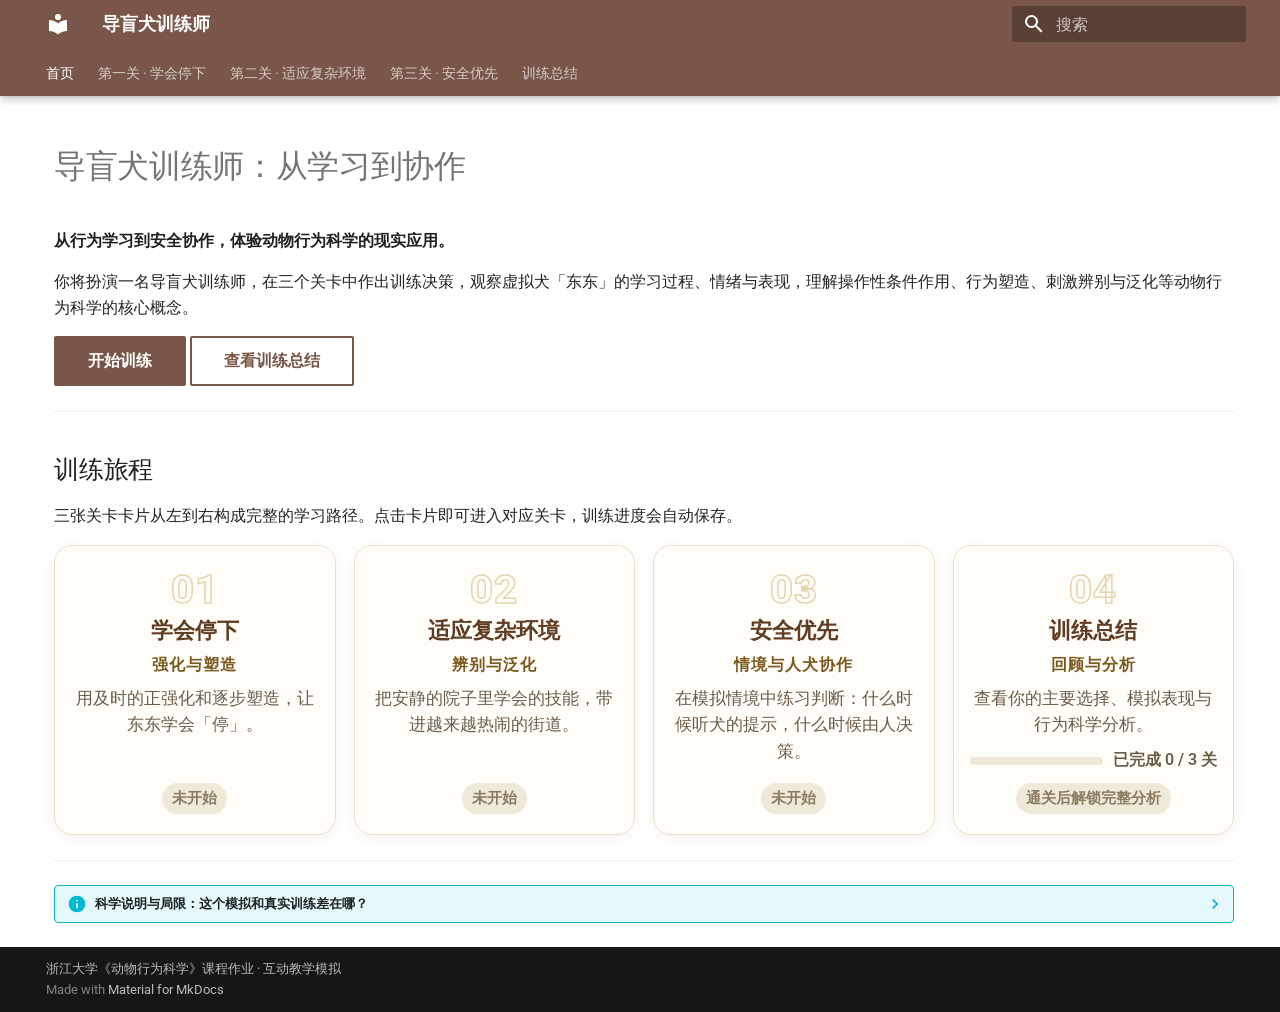
<file: index.html>
<!doctype html>
<html lang="zh" class="no-js">
  <head>
    
      <meta charset="utf-8">
      <meta name="viewport" content="width=device-width,initial-scale=1">
      
        <meta name="description" content="浙江大学《动物行为科学》课程作业——通过互动模拟体验导盲犬训练中的行为科学原理">
      
      
      
      
      
        <link rel="next" href="level1/">
      
      
        
      
      
      <link rel="icon" href="assets/images/favicon.png">
      <meta name="generator" content="mkdocs-1.6.1, mkdocs-material-9.7.7">
    
    
      
        <title>导盲犬训练师</title>
      
    
    
      <link rel="stylesheet" href="assets/stylesheets/main.ec1eaa64.min.css">
      
        
        <link rel="stylesheet" href="assets/stylesheets/palette.ab4e12ef.min.css">
      
      


    
    
      
    
    
      
        
        
        <link rel="preconnect" href="https://fonts.gstatic.com" crossorigin>
        <link rel="stylesheet" href="https://fonts.googleapis.com/css?family=Roboto:300,300i,400,400i,700,700i%7CRoboto+Mono:400,400i,700,700i&display=fallback">
        <style>:root{--md-text-font:"Roboto";--md-code-font:"Roboto Mono"}</style>
      
    
    
      <link rel="stylesheet" href="stylesheets/extra.css">
    
    <script>__md_scope=new URL(".",location),__md_hash=e=>[...e].reduce(((e,_)=>(e<<5)-e+_.charCodeAt(0)),0),__md_get=(e,_=localStorage,t=__md_scope)=>JSON.parse(_.getItem(t.pathname+"."+e)),__md_set=(e,_,t=localStorage,a=__md_scope)=>{try{t.setItem(a.pathname+"."+e,JSON.stringify(_))}catch(e){}}</script>
    
      

    
    
  </head>
  
  
    
    
    
    
    
    <body dir="ltr" data-md-color-scheme="default" data-md-color-primary="brown" data-md-color-accent="amber">
  
    
    <input class="md-toggle" data-md-toggle="drawer" type="checkbox" id="__drawer" autocomplete="off">
    <input class="md-toggle" data-md-toggle="search" type="checkbox" id="__search" autocomplete="off">
    <label class="md-overlay" for="__drawer"></label>
    <div data-md-component="skip">
      
        
        <a href="#_1" class="md-skip">
          跳转至
        </a>
      
    </div>
    <div data-md-component="announce">
      
    </div>
    
    
      

  

<header class="md-header md-header--shadow md-header--lifted" data-md-component="header">
  <nav class="md-header__inner md-grid" aria-label="页眉">
    <a href="." title="导盲犬训练师" class="md-header__button md-logo" aria-label="导盲犬训练师" data-md-component="logo">
      
  
  <svg xmlns="http://www.w3.org/2000/svg" viewBox="0 0 24 24"><path d="M12 8a3 3 0 0 0 3-3 3 3 0 0 0-3-3 3 3 0 0 0-3 3 3 3 0 0 0 3 3m0 3.54C9.64 9.35 6.5 8 3 8v11c3.5 0 6.64 1.35 9 3.54 2.36-2.19 5.5-3.54 9-3.54V8c-3.5 0-6.64 1.35-9 3.54"/></svg>

    </a>
    <label class="md-header__button md-icon" for="__drawer">
      
      <svg xmlns="http://www.w3.org/2000/svg" viewBox="0 0 24 24"><path d="M3 6h18v2H3zm0 5h18v2H3zm0 5h18v2H3z"/></svg>
    </label>
    <div class="md-header__title" data-md-component="header-title">
      <div class="md-header__ellipsis">
        <div class="md-header__topic">
          <span class="md-ellipsis">
            导盲犬训练师
          </span>
        </div>
        <div class="md-header__topic" data-md-component="header-topic">
          <span class="md-ellipsis">
            
              首页
            
          </span>
        </div>
      </div>
    </div>
    
      
    
    
    
    
      
      
        <label class="md-header__button md-icon" for="__search">
          
          <svg xmlns="http://www.w3.org/2000/svg" viewBox="0 0 24 24"><path d="M9.5 3A6.5 6.5 0 0 1 16 9.5c0 1.61-.59 3.09-1.56 4.23l.27.27h.79l5 5-1.5 1.5-5-5v-.79l-.27-.27A6.52 6.52 0 0 1 9.5 16 6.5 6.5 0 0 1 3 9.5 6.5 6.5 0 0 1 9.5 3m0 2C7 5 5 7 5 9.5S7 14 9.5 14 14 12 14 9.5 12 5 9.5 5"/></svg>
        </label>
        <div class="md-search" data-md-component="search" role="dialog">
  <label class="md-search__overlay" for="__search"></label>
  <div class="md-search__inner" role="search">
    <form class="md-search__form" name="search">
      <input type="text" class="md-search__input" name="query" aria-label="搜索" placeholder="搜索" autocapitalize="off" autocorrect="off" autocomplete="off" spellcheck="false" data-md-component="search-query" required>
      <label class="md-search__icon md-icon" for="__search">
        
        <svg xmlns="http://www.w3.org/2000/svg" viewBox="0 0 24 24"><path d="M9.5 3A6.5 6.5 0 0 1 16 9.5c0 1.61-.59 3.09-1.56 4.23l.27.27h.79l5 5-1.5 1.5-5-5v-.79l-.27-.27A6.52 6.52 0 0 1 9.5 16 6.5 6.5 0 0 1 3 9.5 6.5 6.5 0 0 1 9.5 3m0 2C7 5 5 7 5 9.5S7 14 9.5 14 14 12 14 9.5 12 5 9.5 5"/></svg>
        
        <svg xmlns="http://www.w3.org/2000/svg" viewBox="0 0 24 24"><path d="M20 11v2H8l5.5 5.5-1.42 1.42L4.16 12l7.92-7.92L13.5 5.5 8 11z"/></svg>
      </label>
      <nav class="md-search__options" aria-label="查找">
        
        <button type="reset" class="md-search__icon md-icon" title="清空当前内容" aria-label="清空当前内容" tabindex="-1">
          
          <svg xmlns="http://www.w3.org/2000/svg" viewBox="0 0 24 24"><path d="M19 6.41 17.59 5 12 10.59 6.41 5 5 6.41 10.59 12 5 17.59 6.41 19 12 13.41 17.59 19 19 17.59 13.41 12z"/></svg>
        </button>
      </nav>
      
        <div class="md-search__suggest" data-md-component="search-suggest"></div>
      
    </form>
    <div class="md-search__output">
      <div class="md-search__scrollwrap" tabindex="0" data-md-scrollfix>
        <div class="md-search-result" data-md-component="search-result">
          <div class="md-search-result__meta">
            正在初始化搜索引擎
          </div>
          <ol class="md-search-result__list" role="presentation"></ol>
        </div>
      </div>
    </div>
  </div>
</div>
      
    
    
  </nav>
  
    
      
<nav class="md-tabs" aria-label="标签" data-md-component="tabs">
  <div class="md-grid">
    <ul class="md-tabs__list">
      
        
  
  
  
    
  
  
    <li class="md-tabs__item md-tabs__item--active">
      <a href="." class="md-tabs__link">
        
  
  
    
  
  首页

      </a>
    </li>
  

      
        
  
  
  
  
    <li class="md-tabs__item">
      <a href="level1/" class="md-tabs__link">
        
  
  
    
  
  第一关 · 学会停下

      </a>
    </li>
  

      
        
  
  
  
  
    <li class="md-tabs__item">
      <a href="level2/" class="md-tabs__link">
        
  
  
    
  
  第二关 · 适应复杂环境

      </a>
    </li>
  

      
        
  
  
  
  
    <li class="md-tabs__item">
      <a href="level3/" class="md-tabs__link">
        
  
  
    
  
  第三关 · 安全优先

      </a>
    </li>
  

      
        
  
  
  
  
    <li class="md-tabs__item">
      <a href="summary/" class="md-tabs__link">
        
  
  
    
  
  训练总结

      </a>
    </li>
  

      
    </ul>
  </div>
</nav>
    
  
</header>
    
    <div class="md-container" data-md-component="container">
      
      
        
      
      <main class="md-main" data-md-component="main">
        <div class="md-main__inner md-grid">
          
            
              
                
              
              <div class="md-sidebar md-sidebar--primary" data-md-component="sidebar" data-md-type="navigation" >
                <div class="md-sidebar__scrollwrap">
                  <div class="md-sidebar__inner">
                    


  


<nav class="md-nav md-nav--primary md-nav--lifted" aria-label="导航栏" data-md-level="0">
  <label class="md-nav__title" for="__drawer">
    <a href="." title="导盲犬训练师" class="md-nav__button md-logo" aria-label="导盲犬训练师" data-md-component="logo">
      
  
  <svg xmlns="http://www.w3.org/2000/svg" viewBox="0 0 24 24"><path d="M12 8a3 3 0 0 0 3-3 3 3 0 0 0-3-3 3 3 0 0 0-3 3 3 3 0 0 0 3 3m0 3.54C9.64 9.35 6.5 8 3 8v11c3.5 0 6.64 1.35 9 3.54 2.36-2.19 5.5-3.54 9-3.54V8c-3.5 0-6.64 1.35-9 3.54"/></svg>

    </a>
    导盲犬训练师
  </label>
  
  <ul class="md-nav__list" data-md-scrollfix>
    
      
      
  
  
    
  
  
  
    <li class="md-nav__item md-nav__item--active">
      
      <input class="md-nav__toggle md-toggle" type="checkbox" id="__toc">
      
      
        
      
      
        <label class="md-nav__link md-nav__link--active" for="__toc">
          
  
  
  <span class="md-ellipsis">
    
  
    首页
  

    
  </span>
  
  

          <span class="md-nav__icon md-icon"></span>
        </label>
      
      <a href="." class="md-nav__link md-nav__link--active">
        
  
  
  <span class="md-ellipsis">
    
  
    首页
  

    
  </span>
  
  

      </a>
      
        

<nav class="md-nav md-nav--secondary" aria-label="目录">
  
  
  
    
  
  
    <label class="md-nav__title" for="__toc">
      <span class="md-nav__icon md-icon"></span>
      目录
    </label>
    <ul class="md-nav__list" data-md-component="toc" data-md-scrollfix>
      
        <li class="md-nav__item">
  <a href="#_2" class="md-nav__link">
    <span class="md-ellipsis">
      
        训练旅程
      
    </span>
  </a>
  
</li>
      
    </ul>
  
</nav>
      
    </li>
  

    
      
      
  
  
  
  
    <li class="md-nav__item">
      <a href="level1/" class="md-nav__link">
        
  
  
  <span class="md-ellipsis">
    
  
    第一关 · 学会停下
  

    
  </span>
  
  

      </a>
    </li>
  

    
      
      
  
  
  
  
    <li class="md-nav__item">
      <a href="level2/" class="md-nav__link">
        
  
  
  <span class="md-ellipsis">
    
  
    第二关 · 适应复杂环境
  

    
  </span>
  
  

      </a>
    </li>
  

    
      
      
  
  
  
  
    <li class="md-nav__item">
      <a href="level3/" class="md-nav__link">
        
  
  
  <span class="md-ellipsis">
    
  
    第三关 · 安全优先
  

    
  </span>
  
  

      </a>
    </li>
  

    
      
      
  
  
  
  
    <li class="md-nav__item">
      <a href="summary/" class="md-nav__link">
        
  
  
  <span class="md-ellipsis">
    
  
    训练总结
  

    
  </span>
  
  

      </a>
    </li>
  

    
  </ul>
</nav>
                  </div>
                </div>
              </div>
            
            
              
                
              
              <div class="md-sidebar md-sidebar--secondary" data-md-component="sidebar" data-md-type="toc" hidden>
                <div class="md-sidebar__scrollwrap">
                  <div class="md-sidebar__inner">
                    

<nav class="md-nav md-nav--secondary" aria-label="目录">
  
  
  
    
  
  
    <label class="md-nav__title" for="__toc">
      <span class="md-nav__icon md-icon"></span>
      目录
    </label>
    <ul class="md-nav__list" data-md-component="toc" data-md-scrollfix>
      
        <li class="md-nav__item">
  <a href="#_2" class="md-nav__link">
    <span class="md-ellipsis">
      
        训练旅程
      
    </span>
  </a>
  
</li>
      
    </ul>
  
</nav>
                  </div>
                </div>
              </div>
            
          
          
            <div class="md-content" data-md-component="content">
              
              <article class="md-content__inner md-typeset">
                
                  
  




<h1 id="_1">导盲犬训练师：从学习到协作</h1>
<p><strong>从行为学习到安全协作，体验动物行为科学的现实应用。</strong></p>
<p>你将扮演一名导盲犬训练师，在三个关卡中作出训练决策，观察虚拟犬「东东」的学习过程、情绪与表现，理解操作性条件作用、行为塑造、刺激辨别与泛化等动物行为科学的核心概念。</p>
<p><a class="md-button md-button--primary" href="level1/">开始训练</a>
<a class="md-button" href="summary/">查看训练总结</a></p>
<hr />
<h2 id="_2">训练旅程</h2>
<p>三张关卡卡片从左到右构成完整的学习路径。点击卡片即可进入对应关卡，训练进度会自动保存。</p>
<div id="home-cards" markdown="0"></div>

<hr />
<details class="info">
<summary>科学说明与局限：这个模拟和真实训练差在哪？</summary>
<ul>
<li><strong>教学性简化</strong>：本模拟把「操作性条件作用、行为塑造、刺激辨别与泛化、人犬协作」压缩进三个关卡的少数几次决策，用于帮助理解概念，不等同于真实训练流程。真实的训练决策远不止三个选项。</li>
<li><strong>真实训练的基础</strong>：现代导盲犬训练以<strong>正强化（R+）</strong>和 <strong>LIMA（最少侵入、最少厌恶）</strong>原则为主，训练周期以年计、重复次数以千计，并且存在较高的淘汰率——不是每条犬都适合成为导盲犬。</li>
<li><strong>协作是双向的</strong>：犬提供物理提示（在台阶、路口前停步，身体偏向等），人负责综合判断与决策；导盲犬不会看红绿灯，也不能独立完成所有交通判断。协作是双向同步，而不是单向指令。</li>
<li><strong>福利框架</strong>：评估训练方案可采用<strong>五域模型</strong>（营养、环境、健康、行为、心理状态）的视角。训练应是愉快且自愿参与的，不应依赖惩罚与疲劳。详见「参考文献与科学依据」页面（建设中）。</li>
</ul>
</details>







  
  




  



                
              </article>
            </div>
          
          
<script>var target=document.getElementById(location.hash.slice(1));target&&target.name&&(target.checked=target.name.startsWith("__tabbed_"))</script>
        </div>
        
          <button type="button" class="md-top md-icon" data-md-component="top" hidden>
  
  <svg xmlns="http://www.w3.org/2000/svg" viewBox="0 0 24 24"><path d="M13 20h-2V8l-5.5 5.5-1.42-1.42L12 4.16l7.92 7.92-1.42 1.42L13 8z"/></svg>
  回到页面顶部
</button>
        
      </main>
      
        <footer class="md-footer">
  
  <div class="md-footer-meta md-typeset">
    <div class="md-footer-meta__inner md-grid">
      <div class="md-copyright">
  
    <div class="md-copyright__highlight">
      浙江大学《动物行为科学》课程作业 · 互动教学模拟
    </div>
  
  
    Made with
    <a href="https://squidfunk.github.io/mkdocs-material/" target="_blank" rel="noopener">
      Material for MkDocs
    </a>
  
</div>
      
    </div>
  </div>
</footer>
      
    </div>
    <div class="md-dialog" data-md-component="dialog">
      <div class="md-dialog__inner md-typeset"></div>
    </div>
    
    
    
      
      
      <script id="__config" type="application/json">{"annotate": null, "base": ".", "features": ["navigation.tabs", "navigation.tabs.sticky", "navigation.top", "search.suggest", "search.highlight"], "search": "assets/javascripts/workers/search.2c215733.min.js", "tags": null, "translations": {"clipboard.copied": "\u5df2\u590d\u5236", "clipboard.copy": "\u590d\u5236", "search.result.more.one": "\u5728\u8be5\u9875\u4e0a\u8fd8\u6709 1 \u4e2a\u7b26\u5408\u6761\u4ef6\u7684\u7ed3\u679c", "search.result.more.other": "\u5728\u8be5\u9875\u4e0a\u8fd8\u6709 # \u4e2a\u7b26\u5408\u6761\u4ef6\u7684\u7ed3\u679c", "search.result.none": "\u6ca1\u6709\u627e\u5230\u7b26\u5408\u6761\u4ef6\u7684\u7ed3\u679c", "search.result.one": "\u627e\u5230 1 \u4e2a\u7b26\u5408\u6761\u4ef6\u7684\u7ed3\u679c", "search.result.other": "# \u4e2a\u7b26\u5408\u6761\u4ef6\u7684\u7ed3\u679c", "search.result.placeholder": "\u952e\u5165\u4ee5\u5f00\u59cb\u641c\u7d22", "search.result.term.missing": "\u7f3a\u5c11", "select.version": "\u9009\u62e9\u5f53\u524d\u7248\u672c"}, "version": null}</script>
    
    
      <script src="assets/javascripts/bundle.d7400e89.min.js"></script>
      
        <script src="javascripts/trainer.js"></script>
      
    
  </body>
</html>
</file>
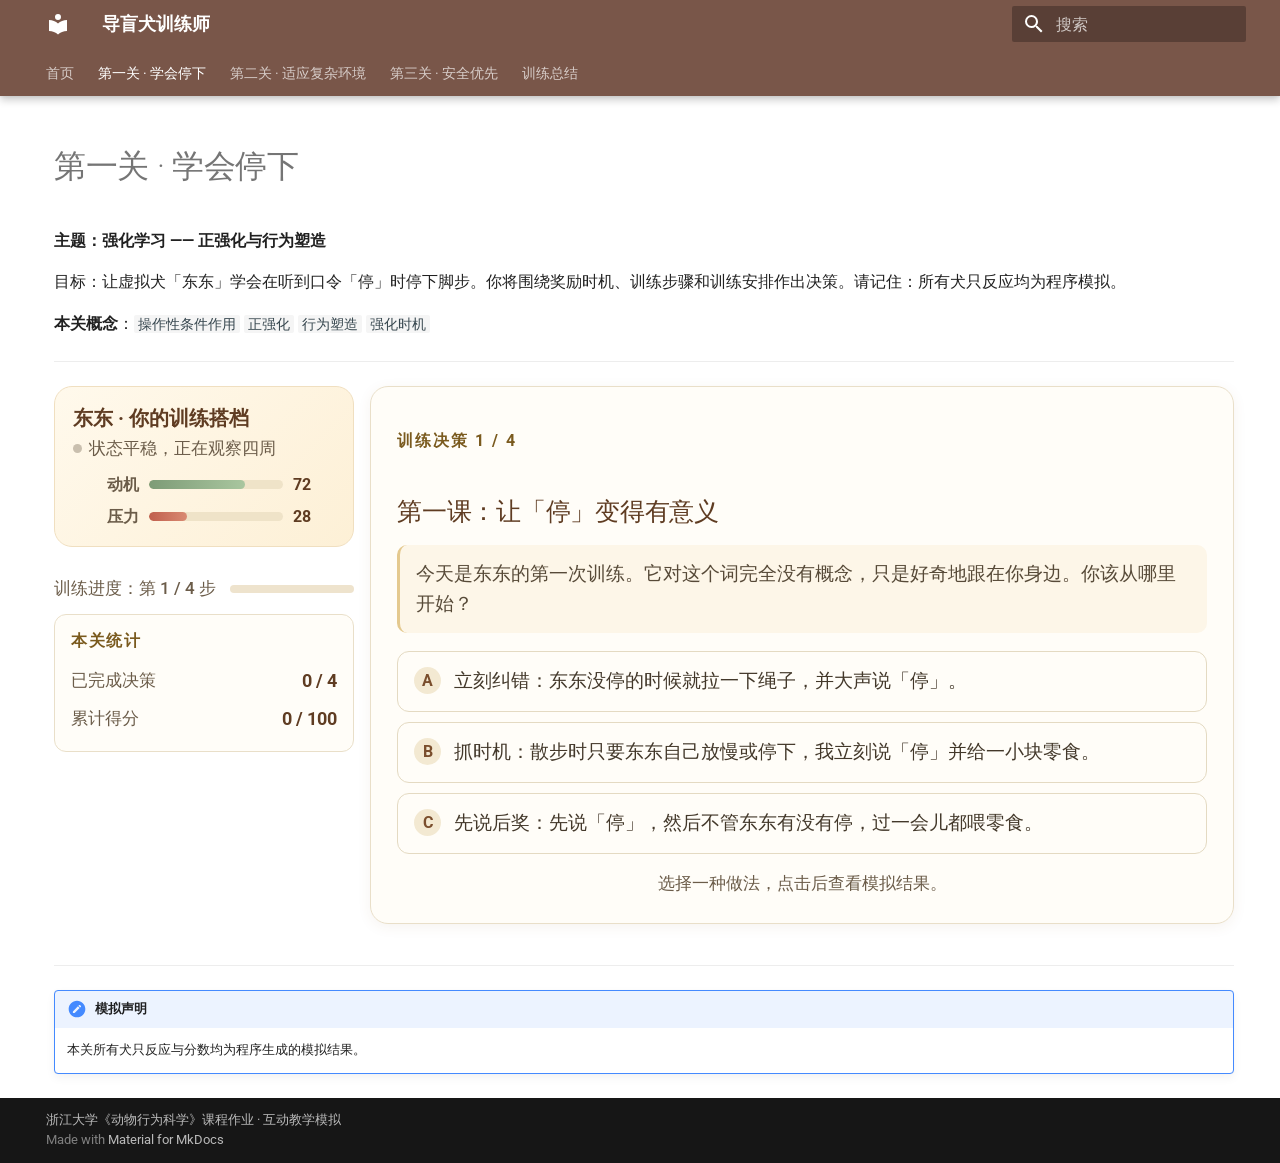
<file: level1/index.html>
<!doctype html>
<html lang="zh" class="no-js">
  <head>
    
      <meta charset="utf-8">
      <meta name="viewport" content="width=device-width,initial-scale=1">
      
        <meta name="description" content="浙江大学《动物行为科学》课程作业——通过互动模拟体验导盲犬训练中的行为科学原理">
      
      
      
      
        <link rel="prev" href="..">
      
      
        <link rel="next" href="../level2/">
      
      
        
      
      
      <link rel="icon" href="../assets/images/favicon.png">
      <meta name="generator" content="mkdocs-1.6.1, mkdocs-material-9.7.7">
    
    
      
        <title>第一关 · 学会停下 - 导盲犬训练师</title>
      
    
    
      <link rel="stylesheet" href="../assets/stylesheets/main.ec1eaa64.min.css">
      
        
        <link rel="stylesheet" href="../assets/stylesheets/palette.ab4e12ef.min.css">
      
      


    
    
      
    
    
      
        
        
        <link rel="preconnect" href="https://fonts.gstatic.com" crossorigin>
        <link rel="stylesheet" href="https://fonts.googleapis.com/css?family=Roboto:300,300i,400,400i,700,700i%7CRoboto+Mono:400,400i,700,700i&display=fallback">
        <style>:root{--md-text-font:"Roboto";--md-code-font:"Roboto Mono"}</style>
      
    
    
      <link rel="stylesheet" href="../stylesheets/extra.css">
    
    <script>__md_scope=new URL("..",location),__md_hash=e=>[...e].reduce(((e,_)=>(e<<5)-e+_.charCodeAt(0)),0),__md_get=(e,_=localStorage,t=__md_scope)=>JSON.parse(_.getItem(t.pathname+"."+e)),__md_set=(e,_,t=localStorage,a=__md_scope)=>{try{t.setItem(a.pathname+"."+e,JSON.stringify(_))}catch(e){}}</script>
    
      

    
    
  </head>
  
  
    
    
    
    
    
    <body dir="ltr" data-md-color-scheme="default" data-md-color-primary="brown" data-md-color-accent="amber">
  
    
    <input class="md-toggle" data-md-toggle="drawer" type="checkbox" id="__drawer" autocomplete="off">
    <input class="md-toggle" data-md-toggle="search" type="checkbox" id="__search" autocomplete="off">
    <label class="md-overlay" for="__drawer"></label>
    <div data-md-component="skip">
      
        
        <a href="#_1" class="md-skip">
          跳转至
        </a>
      
    </div>
    <div data-md-component="announce">
      
    </div>
    
    
      

  

<header class="md-header md-header--shadow md-header--lifted" data-md-component="header">
  <nav class="md-header__inner md-grid" aria-label="页眉">
    <a href=".." title="导盲犬训练师" class="md-header__button md-logo" aria-label="导盲犬训练师" data-md-component="logo">
      
  
  <svg xmlns="http://www.w3.org/2000/svg" viewBox="0 0 24 24"><path d="M12 8a3 3 0 0 0 3-3 3 3 0 0 0-3-3 3 3 0 0 0-3 3 3 3 0 0 0 3 3m0 3.54C9.64 9.35 6.5 8 3 8v11c3.5 0 6.64 1.35 9 3.54 2.36-2.19 5.5-3.54 9-3.54V8c-3.5 0-6.64 1.35-9 3.54"/></svg>

    </a>
    <label class="md-header__button md-icon" for="__drawer">
      
      <svg xmlns="http://www.w3.org/2000/svg" viewBox="0 0 24 24"><path d="M3 6h18v2H3zm0 5h18v2H3zm0 5h18v2H3z"/></svg>
    </label>
    <div class="md-header__title" data-md-component="header-title">
      <div class="md-header__ellipsis">
        <div class="md-header__topic">
          <span class="md-ellipsis">
            导盲犬训练师
          </span>
        </div>
        <div class="md-header__topic" data-md-component="header-topic">
          <span class="md-ellipsis">
            
              第一关 · 学会停下
            
          </span>
        </div>
      </div>
    </div>
    
      
    
    
    
    
      
      
        <label class="md-header__button md-icon" for="__search">
          
          <svg xmlns="http://www.w3.org/2000/svg" viewBox="0 0 24 24"><path d="M9.5 3A6.5 6.5 0 0 1 16 9.5c0 1.61-.59 3.09-1.56 4.23l.27.27h.79l5 5-1.5 1.5-5-5v-.79l-.27-.27A6.52 6.52 0 0 1 9.5 16 6.5 6.5 0 0 1 3 9.5 6.5 6.5 0 0 1 9.5 3m0 2C7 5 5 7 5 9.5S7 14 9.5 14 14 12 14 9.5 12 5 9.5 5"/></svg>
        </label>
        <div class="md-search" data-md-component="search" role="dialog">
  <label class="md-search__overlay" for="__search"></label>
  <div class="md-search__inner" role="search">
    <form class="md-search__form" name="search">
      <input type="text" class="md-search__input" name="query" aria-label="搜索" placeholder="搜索" autocapitalize="off" autocorrect="off" autocomplete="off" spellcheck="false" data-md-component="search-query" required>
      <label class="md-search__icon md-icon" for="__search">
        
        <svg xmlns="http://www.w3.org/2000/svg" viewBox="0 0 24 24"><path d="M9.5 3A6.5 6.5 0 0 1 16 9.5c0 1.61-.59 3.09-1.56 4.23l.27.27h.79l5 5-1.5 1.5-5-5v-.79l-.27-.27A6.52 6.52 0 0 1 9.5 16 6.5 6.5 0 0 1 3 9.5 6.5 6.5 0 0 1 9.5 3m0 2C7 5 5 7 5 9.5S7 14 9.5 14 14 12 14 9.5 12 5 9.5 5"/></svg>
        
        <svg xmlns="http://www.w3.org/2000/svg" viewBox="0 0 24 24"><path d="M20 11v2H8l5.5 5.5-1.42 1.42L4.16 12l7.92-7.92L13.5 5.5 8 11z"/></svg>
      </label>
      <nav class="md-search__options" aria-label="查找">
        
        <button type="reset" class="md-search__icon md-icon" title="清空当前内容" aria-label="清空当前内容" tabindex="-1">
          
          <svg xmlns="http://www.w3.org/2000/svg" viewBox="0 0 24 24"><path d="M19 6.41 17.59 5 12 10.59 6.41 5 5 6.41 10.59 12 5 17.59 6.41 19 12 13.41 17.59 19 19 17.59 13.41 12z"/></svg>
        </button>
      </nav>
      
        <div class="md-search__suggest" data-md-component="search-suggest"></div>
      
    </form>
    <div class="md-search__output">
      <div class="md-search__scrollwrap" tabindex="0" data-md-scrollfix>
        <div class="md-search-result" data-md-component="search-result">
          <div class="md-search-result__meta">
            正在初始化搜索引擎
          </div>
          <ol class="md-search-result__list" role="presentation"></ol>
        </div>
      </div>
    </div>
  </div>
</div>
      
    
    
  </nav>
  
    
      
<nav class="md-tabs" aria-label="标签" data-md-component="tabs">
  <div class="md-grid">
    <ul class="md-tabs__list">
      
        
  
  
  
  
    <li class="md-tabs__item">
      <a href=".." class="md-tabs__link">
        
  
  
    
  
  首页

      </a>
    </li>
  

      
        
  
  
  
    
  
  
    <li class="md-tabs__item md-tabs__item--active">
      <a href="./" class="md-tabs__link">
        
  
  
    
  
  第一关 · 学会停下

      </a>
    </li>
  

      
        
  
  
  
  
    <li class="md-tabs__item">
      <a href="../level2/" class="md-tabs__link">
        
  
  
    
  
  第二关 · 适应复杂环境

      </a>
    </li>
  

      
        
  
  
  
  
    <li class="md-tabs__item">
      <a href="../level3/" class="md-tabs__link">
        
  
  
    
  
  第三关 · 安全优先

      </a>
    </li>
  

      
        
  
  
  
  
    <li class="md-tabs__item">
      <a href="../summary/" class="md-tabs__link">
        
  
  
    
  
  训练总结

      </a>
    </li>
  

      
    </ul>
  </div>
</nav>
    
  
</header>
    
    <div class="md-container" data-md-component="container">
      
      
        
      
      <main class="md-main" data-md-component="main">
        <div class="md-main__inner md-grid">
          
            
              
                
              
              <div class="md-sidebar md-sidebar--primary" data-md-component="sidebar" data-md-type="navigation" >
                <div class="md-sidebar__scrollwrap">
                  <div class="md-sidebar__inner">
                    


  


<nav class="md-nav md-nav--primary md-nav--lifted" aria-label="导航栏" data-md-level="0">
  <label class="md-nav__title" for="__drawer">
    <a href=".." title="导盲犬训练师" class="md-nav__button md-logo" aria-label="导盲犬训练师" data-md-component="logo">
      
  
  <svg xmlns="http://www.w3.org/2000/svg" viewBox="0 0 24 24"><path d="M12 8a3 3 0 0 0 3-3 3 3 0 0 0-3-3 3 3 0 0 0-3 3 3 3 0 0 0 3 3m0 3.54C9.64 9.35 6.5 8 3 8v11c3.5 0 6.64 1.35 9 3.54 2.36-2.19 5.5-3.54 9-3.54V8c-3.5 0-6.64 1.35-9 3.54"/></svg>

    </a>
    导盲犬训练师
  </label>
  
  <ul class="md-nav__list" data-md-scrollfix>
    
      
      
  
  
  
  
    <li class="md-nav__item">
      <a href=".." class="md-nav__link">
        
  
  
  <span class="md-ellipsis">
    
  
    首页
  

    
  </span>
  
  

      </a>
    </li>
  

    
      
      
  
  
    
  
  
  
    <li class="md-nav__item md-nav__item--active">
      
      <input class="md-nav__toggle md-toggle" type="checkbox" id="__toc">
      
      
        
      
      
      <a href="./" class="md-nav__link md-nav__link--active">
        
  
  
  <span class="md-ellipsis">
    
  
    第一关 · 学会停下
  

    
  </span>
  
  

      </a>
      
    </li>
  

    
      
      
  
  
  
  
    <li class="md-nav__item">
      <a href="../level2/" class="md-nav__link">
        
  
  
  <span class="md-ellipsis">
    
  
    第二关 · 适应复杂环境
  

    
  </span>
  
  

      </a>
    </li>
  

    
      
      
  
  
  
  
    <li class="md-nav__item">
      <a href="../level3/" class="md-nav__link">
        
  
  
  <span class="md-ellipsis">
    
  
    第三关 · 安全优先
  

    
  </span>
  
  

      </a>
    </li>
  

    
      
      
  
  
  
  
    <li class="md-nav__item">
      <a href="../summary/" class="md-nav__link">
        
  
  
  <span class="md-ellipsis">
    
  
    训练总结
  

    
  </span>
  
  

      </a>
    </li>
  

    
  </ul>
</nav>
                  </div>
                </div>
              </div>
            
            
              
                
              
              <div class="md-sidebar md-sidebar--secondary" data-md-component="sidebar" data-md-type="toc" hidden>
                <div class="md-sidebar__scrollwrap">
                  <div class="md-sidebar__inner">
                    

<nav class="md-nav md-nav--secondary" aria-label="目录">
  
  
  
    
  
  
</nav>
                  </div>
                </div>
              </div>
            
          
          
            <div class="md-content" data-md-component="content">
              
              <article class="md-content__inner md-typeset">
                
                  
  




<h1 id="_1">第一关 · 学会停下</h1>
<p><strong>主题：强化学习 —— 正强化与行为塑造</strong></p>
<p>目标：让虚拟犬「东东」学会在听到口令「停」时停下脚步。你将围绕奖励时机、训练步骤和训练安排作出决策。请记住：所有犬只反应均为程序模拟。</p>
<p><strong>本关概念</strong>：<code>操作性条件作用</code> <code>正强化</code> <code>行为塑造</code> <code>强化时机</code></p>
<hr />
<div id="trainer" data-level="1" markdown="0"></div>

<hr />
<div class="admonition note">
<p class="admonition-title">模拟声明</p>
<p>本关所有犬只反应与分数均为程序生成的模拟结果。</p>
</div>







  
  




  



                
              </article>
            </div>
          
          
<script>var target=document.getElementById(location.hash.slice(1));target&&target.name&&(target.checked=target.name.startsWith("__tabbed_"))</script>
        </div>
        
          <button type="button" class="md-top md-icon" data-md-component="top" hidden>
  
  <svg xmlns="http://www.w3.org/2000/svg" viewBox="0 0 24 24"><path d="M13 20h-2V8l-5.5 5.5-1.42-1.42L12 4.16l7.92 7.92-1.42 1.42L13 8z"/></svg>
  回到页面顶部
</button>
        
      </main>
      
        <footer class="md-footer">
  
  <div class="md-footer-meta md-typeset">
    <div class="md-footer-meta__inner md-grid">
      <div class="md-copyright">
  
    <div class="md-copyright__highlight">
      浙江大学《动物行为科学》课程作业 · 互动教学模拟
    </div>
  
  
    Made with
    <a href="https://squidfunk.github.io/mkdocs-material/" target="_blank" rel="noopener">
      Material for MkDocs
    </a>
  
</div>
      
    </div>
  </div>
</footer>
      
    </div>
    <div class="md-dialog" data-md-component="dialog">
      <div class="md-dialog__inner md-typeset"></div>
    </div>
    
    
    
      
      
      <script id="__config" type="application/json">{"annotate": null, "base": "..", "features": ["navigation.tabs", "navigation.tabs.sticky", "navigation.top", "search.suggest", "search.highlight"], "search": "../assets/javascripts/workers/search.2c215733.min.js", "tags": null, "translations": {"clipboard.copied": "\u5df2\u590d\u5236", "clipboard.copy": "\u590d\u5236", "search.result.more.one": "\u5728\u8be5\u9875\u4e0a\u8fd8\u6709 1 \u4e2a\u7b26\u5408\u6761\u4ef6\u7684\u7ed3\u679c", "search.result.more.other": "\u5728\u8be5\u9875\u4e0a\u8fd8\u6709 # \u4e2a\u7b26\u5408\u6761\u4ef6\u7684\u7ed3\u679c", "search.result.none": "\u6ca1\u6709\u627e\u5230\u7b26\u5408\u6761\u4ef6\u7684\u7ed3\u679c", "search.result.one": "\u627e\u5230 1 \u4e2a\u7b26\u5408\u6761\u4ef6\u7684\u7ed3\u679c", "search.result.other": "# \u4e2a\u7b26\u5408\u6761\u4ef6\u7684\u7ed3\u679c", "search.result.placeholder": "\u952e\u5165\u4ee5\u5f00\u59cb\u641c\u7d22", "search.result.term.missing": "\u7f3a\u5c11", "select.version": "\u9009\u62e9\u5f53\u524d\u7248\u672c"}, "version": null}</script>
    
    
      <script src="../assets/javascripts/bundle.d7400e89.min.js"></script>
      
        <script src="../javascripts/trainer.js"></script>
      
    
  </body>
</html>
</file>
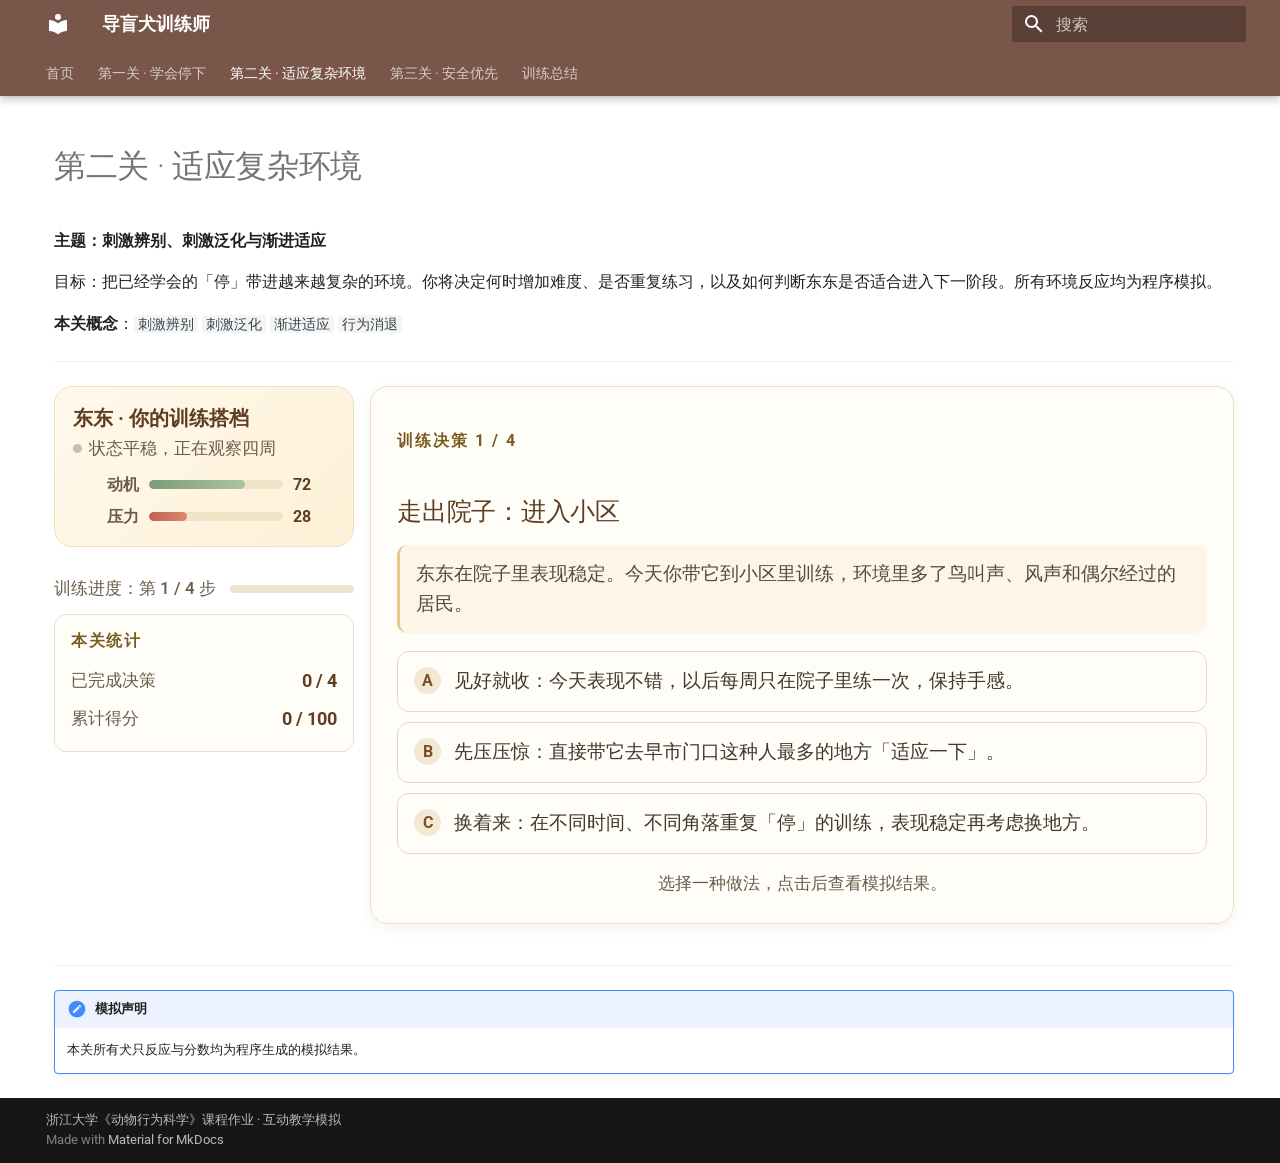
<file: level2/index.html>
<!doctype html>
<html lang="zh" class="no-js">
  <head>
    
      <meta charset="utf-8">
      <meta name="viewport" content="width=device-width,initial-scale=1">
      
        <meta name="description" content="浙江大学《动物行为科学》课程作业——通过互动模拟体验导盲犬训练中的行为科学原理">
      
      
      
      
        <link rel="prev" href="../level1/">
      
      
        <link rel="next" href="../level3/">
      
      
        
      
      
      <link rel="icon" href="../assets/images/favicon.png">
      <meta name="generator" content="mkdocs-1.6.1, mkdocs-material-9.7.7">
    
    
      
        <title>第二关 · 适应复杂环境 - 导盲犬训练师</title>
      
    
    
      <link rel="stylesheet" href="../assets/stylesheets/main.ec1eaa64.min.css">
      
        
        <link rel="stylesheet" href="../assets/stylesheets/palette.ab4e12ef.min.css">
      
      


    
    
      
    
    
      
        
        
        <link rel="preconnect" href="https://fonts.gstatic.com" crossorigin>
        <link rel="stylesheet" href="https://fonts.googleapis.com/css?family=Roboto:300,300i,400,400i,700,700i%7CRoboto+Mono:400,400i,700,700i&display=fallback">
        <style>:root{--md-text-font:"Roboto";--md-code-font:"Roboto Mono"}</style>
      
    
    
      <link rel="stylesheet" href="../stylesheets/extra.css">
    
    <script>__md_scope=new URL("..",location),__md_hash=e=>[...e].reduce(((e,_)=>(e<<5)-e+_.charCodeAt(0)),0),__md_get=(e,_=localStorage,t=__md_scope)=>JSON.parse(_.getItem(t.pathname+"."+e)),__md_set=(e,_,t=localStorage,a=__md_scope)=>{try{t.setItem(a.pathname+"."+e,JSON.stringify(_))}catch(e){}}</script>
    
      

    
    
  </head>
  
  
    
    
    
    
    
    <body dir="ltr" data-md-color-scheme="default" data-md-color-primary="brown" data-md-color-accent="amber">
  
    
    <input class="md-toggle" data-md-toggle="drawer" type="checkbox" id="__drawer" autocomplete="off">
    <input class="md-toggle" data-md-toggle="search" type="checkbox" id="__search" autocomplete="off">
    <label class="md-overlay" for="__drawer"></label>
    <div data-md-component="skip">
      
        
        <a href="#_1" class="md-skip">
          跳转至
        </a>
      
    </div>
    <div data-md-component="announce">
      
    </div>
    
    
      

  

<header class="md-header md-header--shadow md-header--lifted" data-md-component="header">
  <nav class="md-header__inner md-grid" aria-label="页眉">
    <a href=".." title="导盲犬训练师" class="md-header__button md-logo" aria-label="导盲犬训练师" data-md-component="logo">
      
  
  <svg xmlns="http://www.w3.org/2000/svg" viewBox="0 0 24 24"><path d="M12 8a3 3 0 0 0 3-3 3 3 0 0 0-3-3 3 3 0 0 0-3 3 3 3 0 0 0 3 3m0 3.54C9.64 9.35 6.5 8 3 8v11c3.5 0 6.64 1.35 9 3.54 2.36-2.19 5.5-3.54 9-3.54V8c-3.5 0-6.64 1.35-9 3.54"/></svg>

    </a>
    <label class="md-header__button md-icon" for="__drawer">
      
      <svg xmlns="http://www.w3.org/2000/svg" viewBox="0 0 24 24"><path d="M3 6h18v2H3zm0 5h18v2H3zm0 5h18v2H3z"/></svg>
    </label>
    <div class="md-header__title" data-md-component="header-title">
      <div class="md-header__ellipsis">
        <div class="md-header__topic">
          <span class="md-ellipsis">
            导盲犬训练师
          </span>
        </div>
        <div class="md-header__topic" data-md-component="header-topic">
          <span class="md-ellipsis">
            
              第二关 · 适应复杂环境
            
          </span>
        </div>
      </div>
    </div>
    
      
    
    
    
    
      
      
        <label class="md-header__button md-icon" for="__search">
          
          <svg xmlns="http://www.w3.org/2000/svg" viewBox="0 0 24 24"><path d="M9.5 3A6.5 6.5 0 0 1 16 9.5c0 1.61-.59 3.09-1.56 4.23l.27.27h.79l5 5-1.5 1.5-5-5v-.79l-.27-.27A6.52 6.52 0 0 1 9.5 16 6.5 6.5 0 0 1 3 9.5 6.5 6.5 0 0 1 9.5 3m0 2C7 5 5 7 5 9.5S7 14 9.5 14 14 12 14 9.5 12 5 9.5 5"/></svg>
        </label>
        <div class="md-search" data-md-component="search" role="dialog">
  <label class="md-search__overlay" for="__search"></label>
  <div class="md-search__inner" role="search">
    <form class="md-search__form" name="search">
      <input type="text" class="md-search__input" name="query" aria-label="搜索" placeholder="搜索" autocapitalize="off" autocorrect="off" autocomplete="off" spellcheck="false" data-md-component="search-query" required>
      <label class="md-search__icon md-icon" for="__search">
        
        <svg xmlns="http://www.w3.org/2000/svg" viewBox="0 0 24 24"><path d="M9.5 3A6.5 6.5 0 0 1 16 9.5c0 1.61-.59 3.09-1.56 4.23l.27.27h.79l5 5-1.5 1.5-5-5v-.79l-.27-.27A6.52 6.52 0 0 1 9.5 16 6.5 6.5 0 0 1 3 9.5 6.5 6.5 0 0 1 9.5 3m0 2C7 5 5 7 5 9.5S7 14 9.5 14 14 12 14 9.5 12 5 9.5 5"/></svg>
        
        <svg xmlns="http://www.w3.org/2000/svg" viewBox="0 0 24 24"><path d="M20 11v2H8l5.5 5.5-1.42 1.42L4.16 12l7.92-7.92L13.5 5.5 8 11z"/></svg>
      </label>
      <nav class="md-search__options" aria-label="查找">
        
        <button type="reset" class="md-search__icon md-icon" title="清空当前内容" aria-label="清空当前内容" tabindex="-1">
          
          <svg xmlns="http://www.w3.org/2000/svg" viewBox="0 0 24 24"><path d="M19 6.41 17.59 5 12 10.59 6.41 5 5 6.41 10.59 12 5 17.59 6.41 19 12 13.41 17.59 19 19 17.59 13.41 12z"/></svg>
        </button>
      </nav>
      
        <div class="md-search__suggest" data-md-component="search-suggest"></div>
      
    </form>
    <div class="md-search__output">
      <div class="md-search__scrollwrap" tabindex="0" data-md-scrollfix>
        <div class="md-search-result" data-md-component="search-result">
          <div class="md-search-result__meta">
            正在初始化搜索引擎
          </div>
          <ol class="md-search-result__list" role="presentation"></ol>
        </div>
      </div>
    </div>
  </div>
</div>
      
    
    
  </nav>
  
    
      
<nav class="md-tabs" aria-label="标签" data-md-component="tabs">
  <div class="md-grid">
    <ul class="md-tabs__list">
      
        
  
  
  
  
    <li class="md-tabs__item">
      <a href=".." class="md-tabs__link">
        
  
  
    
  
  首页

      </a>
    </li>
  

      
        
  
  
  
  
    <li class="md-tabs__item">
      <a href="../level1/" class="md-tabs__link">
        
  
  
    
  
  第一关 · 学会停下

      </a>
    </li>
  

      
        
  
  
  
    
  
  
    <li class="md-tabs__item md-tabs__item--active">
      <a href="./" class="md-tabs__link">
        
  
  
    
  
  第二关 · 适应复杂环境

      </a>
    </li>
  

      
        
  
  
  
  
    <li class="md-tabs__item">
      <a href="../level3/" class="md-tabs__link">
        
  
  
    
  
  第三关 · 安全优先

      </a>
    </li>
  

      
        
  
  
  
  
    <li class="md-tabs__item">
      <a href="../summary/" class="md-tabs__link">
        
  
  
    
  
  训练总结

      </a>
    </li>
  

      
    </ul>
  </div>
</nav>
    
  
</header>
    
    <div class="md-container" data-md-component="container">
      
      
        
      
      <main class="md-main" data-md-component="main">
        <div class="md-main__inner md-grid">
          
            
              
                
              
              <div class="md-sidebar md-sidebar--primary" data-md-component="sidebar" data-md-type="navigation" >
                <div class="md-sidebar__scrollwrap">
                  <div class="md-sidebar__inner">
                    


  


<nav class="md-nav md-nav--primary md-nav--lifted" aria-label="导航栏" data-md-level="0">
  <label class="md-nav__title" for="__drawer">
    <a href=".." title="导盲犬训练师" class="md-nav__button md-logo" aria-label="导盲犬训练师" data-md-component="logo">
      
  
  <svg xmlns="http://www.w3.org/2000/svg" viewBox="0 0 24 24"><path d="M12 8a3 3 0 0 0 3-3 3 3 0 0 0-3-3 3 3 0 0 0-3 3 3 3 0 0 0 3 3m0 3.54C9.64 9.35 6.5 8 3 8v11c3.5 0 6.64 1.35 9 3.54 2.36-2.19 5.5-3.54 9-3.54V8c-3.5 0-6.64 1.35-9 3.54"/></svg>

    </a>
    导盲犬训练师
  </label>
  
  <ul class="md-nav__list" data-md-scrollfix>
    
      
      
  
  
  
  
    <li class="md-nav__item">
      <a href=".." class="md-nav__link">
        
  
  
  <span class="md-ellipsis">
    
  
    首页
  

    
  </span>
  
  

      </a>
    </li>
  

    
      
      
  
  
  
  
    <li class="md-nav__item">
      <a href="../level1/" class="md-nav__link">
        
  
  
  <span class="md-ellipsis">
    
  
    第一关 · 学会停下
  

    
  </span>
  
  

      </a>
    </li>
  

    
      
      
  
  
    
  
  
  
    <li class="md-nav__item md-nav__item--active">
      
      <input class="md-nav__toggle md-toggle" type="checkbox" id="__toc">
      
      
        
      
      
      <a href="./" class="md-nav__link md-nav__link--active">
        
  
  
  <span class="md-ellipsis">
    
  
    第二关 · 适应复杂环境
  

    
  </span>
  
  

      </a>
      
    </li>
  

    
      
      
  
  
  
  
    <li class="md-nav__item">
      <a href="../level3/" class="md-nav__link">
        
  
  
  <span class="md-ellipsis">
    
  
    第三关 · 安全优先
  

    
  </span>
  
  

      </a>
    </li>
  

    
      
      
  
  
  
  
    <li class="md-nav__item">
      <a href="../summary/" class="md-nav__link">
        
  
  
  <span class="md-ellipsis">
    
  
    训练总结
  

    
  </span>
  
  

      </a>
    </li>
  

    
  </ul>
</nav>
                  </div>
                </div>
              </div>
            
            
              
                
              
              <div class="md-sidebar md-sidebar--secondary" data-md-component="sidebar" data-md-type="toc" hidden>
                <div class="md-sidebar__scrollwrap">
                  <div class="md-sidebar__inner">
                    

<nav class="md-nav md-nav--secondary" aria-label="目录">
  
  
  
    
  
  
</nav>
                  </div>
                </div>
              </div>
            
          
          
            <div class="md-content" data-md-component="content">
              
              <article class="md-content__inner md-typeset">
                
                  
  




<h1 id="_1">第二关 · 适应复杂环境</h1>
<p><strong>主题：刺激辨别、刺激泛化与渐进适应</strong></p>
<p>目标：把已经学会的「停」带进越来越复杂的环境。你将决定何时增加难度、是否重复练习，以及如何判断东东是否适合进入下一阶段。所有环境反应均为程序模拟。</p>
<p><strong>本关概念</strong>：<code>刺激辨别</code> <code>刺激泛化</code> <code>渐进适应</code> <code>行为消退</code></p>
<hr />
<div id="trainer" data-level="2" markdown="0"></div>

<hr />
<div class="admonition note">
<p class="admonition-title">模拟声明</p>
<p>本关所有犬只反应与分数均为程序生成的模拟结果。</p>
</div>







  
  




  



                
              </article>
            </div>
          
          
<script>var target=document.getElementById(location.hash.slice(1));target&&target.name&&(target.checked=target.name.startsWith("__tabbed_"))</script>
        </div>
        
          <button type="button" class="md-top md-icon" data-md-component="top" hidden>
  
  <svg xmlns="http://www.w3.org/2000/svg" viewBox="0 0 24 24"><path d="M13 20h-2V8l-5.5 5.5-1.42-1.42L12 4.16l7.92 7.92-1.42 1.42L13 8z"/></svg>
  回到页面顶部
</button>
        
      </main>
      
        <footer class="md-footer">
  
  <div class="md-footer-meta md-typeset">
    <div class="md-footer-meta__inner md-grid">
      <div class="md-copyright">
  
    <div class="md-copyright__highlight">
      浙江大学《动物行为科学》课程作业 · 互动教学模拟
    </div>
  
  
    Made with
    <a href="https://squidfunk.github.io/mkdocs-material/" target="_blank" rel="noopener">
      Material for MkDocs
    </a>
  
</div>
      
    </div>
  </div>
</footer>
      
    </div>
    <div class="md-dialog" data-md-component="dialog">
      <div class="md-dialog__inner md-typeset"></div>
    </div>
    
    
    
      
      
      <script id="__config" type="application/json">{"annotate": null, "base": "..", "features": ["navigation.tabs", "navigation.tabs.sticky", "navigation.top", "search.suggest", "search.highlight"], "search": "../assets/javascripts/workers/search.2c215733.min.js", "tags": null, "translations": {"clipboard.copied": "\u5df2\u590d\u5236", "clipboard.copy": "\u590d\u5236", "search.result.more.one": "\u5728\u8be5\u9875\u4e0a\u8fd8\u6709 1 \u4e2a\u7b26\u5408\u6761\u4ef6\u7684\u7ed3\u679c", "search.result.more.other": "\u5728\u8be5\u9875\u4e0a\u8fd8\u6709 # \u4e2a\u7b26\u5408\u6761\u4ef6\u7684\u7ed3\u679c", "search.result.none": "\u6ca1\u6709\u627e\u5230\u7b26\u5408\u6761\u4ef6\u7684\u7ed3\u679c", "search.result.one": "\u627e\u5230 1 \u4e2a\u7b26\u5408\u6761\u4ef6\u7684\u7ed3\u679c", "search.result.other": "# \u4e2a\u7b26\u5408\u6761\u4ef6\u7684\u7ed3\u679c", "search.result.placeholder": "\u952e\u5165\u4ee5\u5f00\u59cb\u641c\u7d22", "search.result.term.missing": "\u7f3a\u5c11", "select.version": "\u9009\u62e9\u5f53\u524d\u7248\u672c"}, "version": null}</script>
    
    
      <script src="../assets/javascripts/bundle.d7400e89.min.js"></script>
      
        <script src="../javascripts/trainer.js"></script>
      
    
  </body>
</html>
</file>
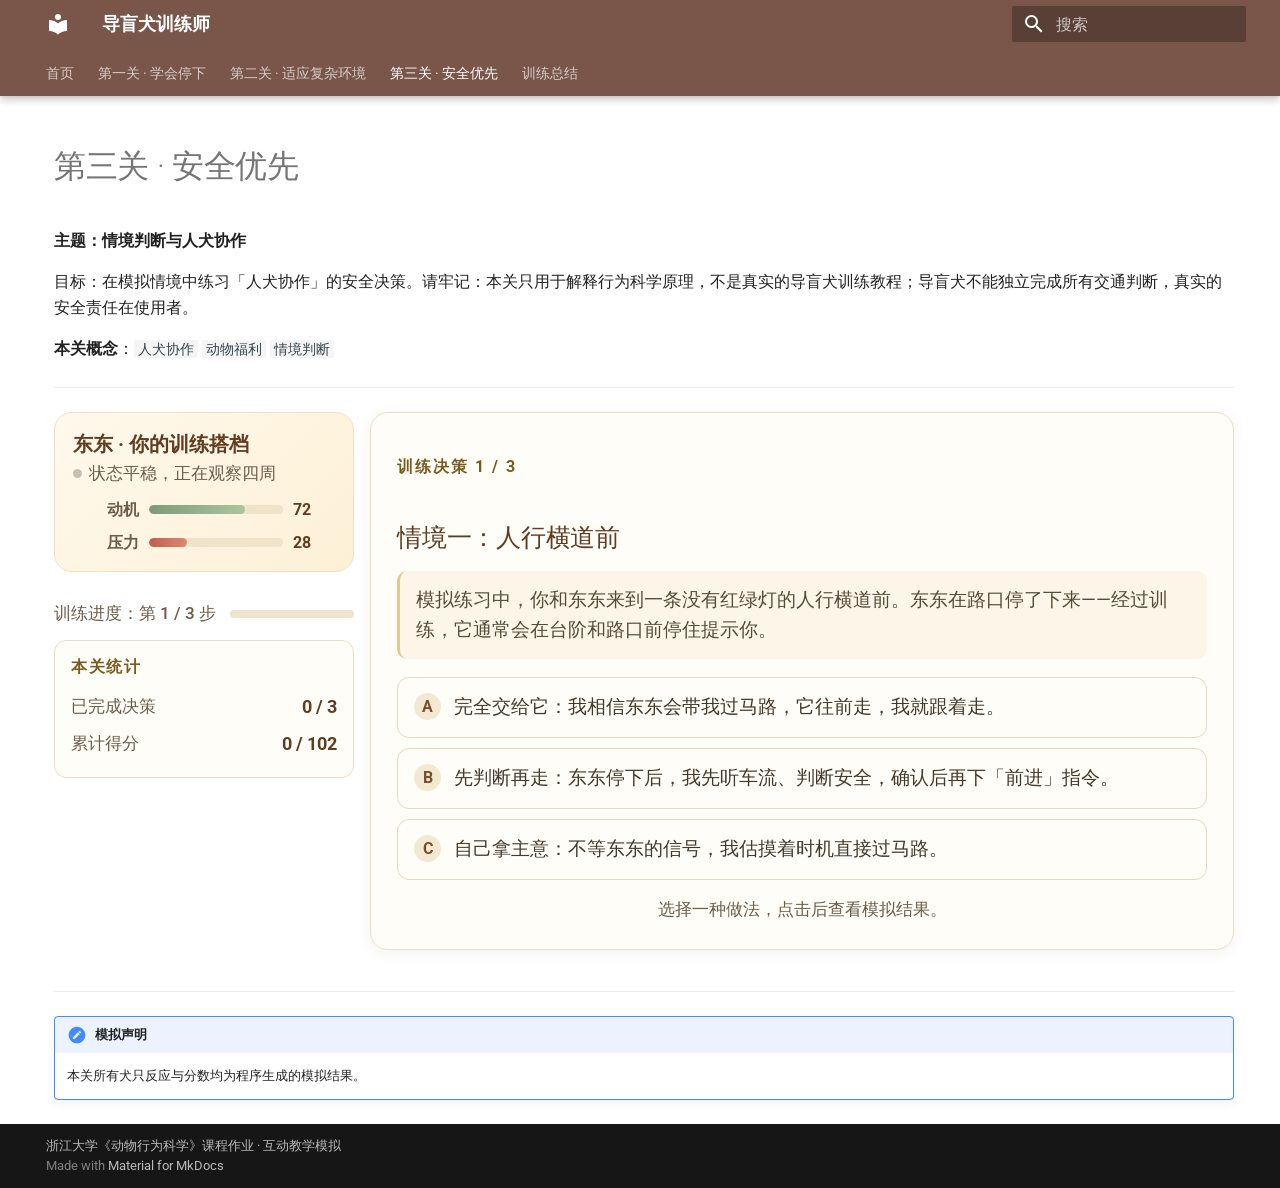
<file: level3/index.html>
<!doctype html>
<html lang="zh" class="no-js">
  <head>
    
      <meta charset="utf-8">
      <meta name="viewport" content="width=device-width,initial-scale=1">
      
        <meta name="description" content="浙江大学《动物行为科学》课程作业——通过互动模拟体验导盲犬训练中的行为科学原理">
      
      
      
      
        <link rel="prev" href="../level2/">
      
      
        <link rel="next" href="../summary/">
      
      
        
      
      
      <link rel="icon" href="../assets/images/favicon.png">
      <meta name="generator" content="mkdocs-1.6.1, mkdocs-material-9.7.7">
    
    
      
        <title>第三关 · 安全优先 - 导盲犬训练师</title>
      
    
    
      <link rel="stylesheet" href="../assets/stylesheets/main.ec1eaa64.min.css">
      
        
        <link rel="stylesheet" href="../assets/stylesheets/palette.ab4e12ef.min.css">
      
      


    
    
      
    
    
      
        
        
        <link rel="preconnect" href="https://fonts.gstatic.com" crossorigin>
        <link rel="stylesheet" href="https://fonts.googleapis.com/css?family=Roboto:300,300i,400,400i,700,700i%7CRoboto+Mono:400,400i,700,700i&display=fallback">
        <style>:root{--md-text-font:"Roboto";--md-code-font:"Roboto Mono"}</style>
      
    
    
      <link rel="stylesheet" href="../stylesheets/extra.css">
    
    <script>__md_scope=new URL("..",location),__md_hash=e=>[...e].reduce(((e,_)=>(e<<5)-e+_.charCodeAt(0)),0),__md_get=(e,_=localStorage,t=__md_scope)=>JSON.parse(_.getItem(t.pathname+"."+e)),__md_set=(e,_,t=localStorage,a=__md_scope)=>{try{t.setItem(a.pathname+"."+e,JSON.stringify(_))}catch(e){}}</script>
    
      

    
    
  </head>
  
  
    
    
    
    
    
    <body dir="ltr" data-md-color-scheme="default" data-md-color-primary="brown" data-md-color-accent="amber">
  
    
    <input class="md-toggle" data-md-toggle="drawer" type="checkbox" id="__drawer" autocomplete="off">
    <input class="md-toggle" data-md-toggle="search" type="checkbox" id="__search" autocomplete="off">
    <label class="md-overlay" for="__drawer"></label>
    <div data-md-component="skip">
      
        
        <a href="#_1" class="md-skip">
          跳转至
        </a>
      
    </div>
    <div data-md-component="announce">
      
    </div>
    
    
      

  

<header class="md-header md-header--shadow md-header--lifted" data-md-component="header">
  <nav class="md-header__inner md-grid" aria-label="页眉">
    <a href=".." title="导盲犬训练师" class="md-header__button md-logo" aria-label="导盲犬训练师" data-md-component="logo">
      
  
  <svg xmlns="http://www.w3.org/2000/svg" viewBox="0 0 24 24"><path d="M12 8a3 3 0 0 0 3-3 3 3 0 0 0-3-3 3 3 0 0 0-3 3 3 3 0 0 0 3 3m0 3.54C9.64 9.35 6.5 8 3 8v11c3.5 0 6.64 1.35 9 3.54 2.36-2.19 5.5-3.54 9-3.54V8c-3.5 0-6.64 1.35-9 3.54"/></svg>

    </a>
    <label class="md-header__button md-icon" for="__drawer">
      
      <svg xmlns="http://www.w3.org/2000/svg" viewBox="0 0 24 24"><path d="M3 6h18v2H3zm0 5h18v2H3zm0 5h18v2H3z"/></svg>
    </label>
    <div class="md-header__title" data-md-component="header-title">
      <div class="md-header__ellipsis">
        <div class="md-header__topic">
          <span class="md-ellipsis">
            导盲犬训练师
          </span>
        </div>
        <div class="md-header__topic" data-md-component="header-topic">
          <span class="md-ellipsis">
            
              第三关 · 安全优先
            
          </span>
        </div>
      </div>
    </div>
    
      
    
    
    
    
      
      
        <label class="md-header__button md-icon" for="__search">
          
          <svg xmlns="http://www.w3.org/2000/svg" viewBox="0 0 24 24"><path d="M9.5 3A6.5 6.5 0 0 1 16 9.5c0 1.61-.59 3.09-1.56 4.23l.27.27h.79l5 5-1.5 1.5-5-5v-.79l-.27-.27A6.52 6.52 0 0 1 9.5 16 6.5 6.5 0 0 1 3 9.5 6.5 6.5 0 0 1 9.5 3m0 2C7 5 5 7 5 9.5S7 14 9.5 14 14 12 14 9.5 12 5 9.5 5"/></svg>
        </label>
        <div class="md-search" data-md-component="search" role="dialog">
  <label class="md-search__overlay" for="__search"></label>
  <div class="md-search__inner" role="search">
    <form class="md-search__form" name="search">
      <input type="text" class="md-search__input" name="query" aria-label="搜索" placeholder="搜索" autocapitalize="off" autocorrect="off" autocomplete="off" spellcheck="false" data-md-component="search-query" required>
      <label class="md-search__icon md-icon" for="__search">
        
        <svg xmlns="http://www.w3.org/2000/svg" viewBox="0 0 24 24"><path d="M9.5 3A6.5 6.5 0 0 1 16 9.5c0 1.61-.59 3.09-1.56 4.23l.27.27h.79l5 5-1.5 1.5-5-5v-.79l-.27-.27A6.52 6.52 0 0 1 9.5 16 6.5 6.5 0 0 1 3 9.5 6.5 6.5 0 0 1 9.5 3m0 2C7 5 5 7 5 9.5S7 14 9.5 14 14 12 14 9.5 12 5 9.5 5"/></svg>
        
        <svg xmlns="http://www.w3.org/2000/svg" viewBox="0 0 24 24"><path d="M20 11v2H8l5.5 5.5-1.42 1.42L4.16 12l7.92-7.92L13.5 5.5 8 11z"/></svg>
      </label>
      <nav class="md-search__options" aria-label="查找">
        
        <button type="reset" class="md-search__icon md-icon" title="清空当前内容" aria-label="清空当前内容" tabindex="-1">
          
          <svg xmlns="http://www.w3.org/2000/svg" viewBox="0 0 24 24"><path d="M19 6.41 17.59 5 12 10.59 6.41 5 5 6.41 10.59 12 5 17.59 6.41 19 12 13.41 17.59 19 19 17.59 13.41 12z"/></svg>
        </button>
      </nav>
      
        <div class="md-search__suggest" data-md-component="search-suggest"></div>
      
    </form>
    <div class="md-search__output">
      <div class="md-search__scrollwrap" tabindex="0" data-md-scrollfix>
        <div class="md-search-result" data-md-component="search-result">
          <div class="md-search-result__meta">
            正在初始化搜索引擎
          </div>
          <ol class="md-search-result__list" role="presentation"></ol>
        </div>
      </div>
    </div>
  </div>
</div>
      
    
    
  </nav>
  
    
      
<nav class="md-tabs" aria-label="标签" data-md-component="tabs">
  <div class="md-grid">
    <ul class="md-tabs__list">
      
        
  
  
  
  
    <li class="md-tabs__item">
      <a href=".." class="md-tabs__link">
        
  
  
    
  
  首页

      </a>
    </li>
  

      
        
  
  
  
  
    <li class="md-tabs__item">
      <a href="../level1/" class="md-tabs__link">
        
  
  
    
  
  第一关 · 学会停下

      </a>
    </li>
  

      
        
  
  
  
  
    <li class="md-tabs__item">
      <a href="../level2/" class="md-tabs__link">
        
  
  
    
  
  第二关 · 适应复杂环境

      </a>
    </li>
  

      
        
  
  
  
    
  
  
    <li class="md-tabs__item md-tabs__item--active">
      <a href="./" class="md-tabs__link">
        
  
  
    
  
  第三关 · 安全优先

      </a>
    </li>
  

      
        
  
  
  
  
    <li class="md-tabs__item">
      <a href="../summary/" class="md-tabs__link">
        
  
  
    
  
  训练总结

      </a>
    </li>
  

      
    </ul>
  </div>
</nav>
    
  
</header>
    
    <div class="md-container" data-md-component="container">
      
      
        
      
      <main class="md-main" data-md-component="main">
        <div class="md-main__inner md-grid">
          
            
              
                
              
              <div class="md-sidebar md-sidebar--primary" data-md-component="sidebar" data-md-type="navigation" >
                <div class="md-sidebar__scrollwrap">
                  <div class="md-sidebar__inner">
                    


  


<nav class="md-nav md-nav--primary md-nav--lifted" aria-label="导航栏" data-md-level="0">
  <label class="md-nav__title" for="__drawer">
    <a href=".." title="导盲犬训练师" class="md-nav__button md-logo" aria-label="导盲犬训练师" data-md-component="logo">
      
  
  <svg xmlns="http://www.w3.org/2000/svg" viewBox="0 0 24 24"><path d="M12 8a3 3 0 0 0 3-3 3 3 0 0 0-3-3 3 3 0 0 0-3 3 3 3 0 0 0 3 3m0 3.54C9.64 9.35 6.5 8 3 8v11c3.5 0 6.64 1.35 9 3.54 2.36-2.19 5.5-3.54 9-3.54V8c-3.5 0-6.64 1.35-9 3.54"/></svg>

    </a>
    导盲犬训练师
  </label>
  
  <ul class="md-nav__list" data-md-scrollfix>
    
      
      
  
  
  
  
    <li class="md-nav__item">
      <a href=".." class="md-nav__link">
        
  
  
  <span class="md-ellipsis">
    
  
    首页
  

    
  </span>
  
  

      </a>
    </li>
  

    
      
      
  
  
  
  
    <li class="md-nav__item">
      <a href="../level1/" class="md-nav__link">
        
  
  
  <span class="md-ellipsis">
    
  
    第一关 · 学会停下
  

    
  </span>
  
  

      </a>
    </li>
  

    
      
      
  
  
  
  
    <li class="md-nav__item">
      <a href="../level2/" class="md-nav__link">
        
  
  
  <span class="md-ellipsis">
    
  
    第二关 · 适应复杂环境
  

    
  </span>
  
  

      </a>
    </li>
  

    
      
      
  
  
    
  
  
  
    <li class="md-nav__item md-nav__item--active">
      
      <input class="md-nav__toggle md-toggle" type="checkbox" id="__toc">
      
      
        
      
      
      <a href="./" class="md-nav__link md-nav__link--active">
        
  
  
  <span class="md-ellipsis">
    
  
    第三关 · 安全优先
  

    
  </span>
  
  

      </a>
      
    </li>
  

    
      
      
  
  
  
  
    <li class="md-nav__item">
      <a href="../summary/" class="md-nav__link">
        
  
  
  <span class="md-ellipsis">
    
  
    训练总结
  

    
  </span>
  
  

      </a>
    </li>
  

    
  </ul>
</nav>
                  </div>
                </div>
              </div>
            
            
              
                
              
              <div class="md-sidebar md-sidebar--secondary" data-md-component="sidebar" data-md-type="toc" hidden>
                <div class="md-sidebar__scrollwrap">
                  <div class="md-sidebar__inner">
                    

<nav class="md-nav md-nav--secondary" aria-label="目录">
  
  
  
    
  
  
</nav>
                  </div>
                </div>
              </div>
            
          
          
            <div class="md-content" data-md-component="content">
              
              <article class="md-content__inner md-typeset">
                
                  
  




<h1 id="_1">第三关 · 安全优先</h1>
<p><strong>主题：情境判断与人犬协作</strong></p>
<p>目标：在模拟情境中练习「人犬协作」的安全决策。请牢记：本关只用于解释行为科学原理，不是真实的导盲犬训练教程；导盲犬不能独立完成所有交通判断，真实的安全责任在使用者。</p>
<p><strong>本关概念</strong>：<code>人犬协作</code> <code>动物福利</code> <code>情境判断</code></p>
<hr />
<div id="trainer" data-level="3" markdown="0"></div>

<hr />
<div class="admonition note">
<p class="admonition-title">模拟声明</p>
<p>本关所有犬只反应与分数均为程序生成的模拟结果。</p>
</div>







  
  




  



                
              </article>
            </div>
          
          
<script>var target=document.getElementById(location.hash.slice(1));target&&target.name&&(target.checked=target.name.startsWith("__tabbed_"))</script>
        </div>
        
          <button type="button" class="md-top md-icon" data-md-component="top" hidden>
  
  <svg xmlns="http://www.w3.org/2000/svg" viewBox="0 0 24 24"><path d="M13 20h-2V8l-5.5 5.5-1.42-1.42L12 4.16l7.92 7.92-1.42 1.42L13 8z"/></svg>
  回到页面顶部
</button>
        
      </main>
      
        <footer class="md-footer">
  
  <div class="md-footer-meta md-typeset">
    <div class="md-footer-meta__inner md-grid">
      <div class="md-copyright">
  
    <div class="md-copyright__highlight">
      浙江大学《动物行为科学》课程作业 · 互动教学模拟
    </div>
  
  
    Made with
    <a href="https://squidfunk.github.io/mkdocs-material/" target="_blank" rel="noopener">
      Material for MkDocs
    </a>
  
</div>
      
    </div>
  </div>
</footer>
      
    </div>
    <div class="md-dialog" data-md-component="dialog">
      <div class="md-dialog__inner md-typeset"></div>
    </div>
    
    
    
      
      
      <script id="__config" type="application/json">{"annotate": null, "base": "..", "features": ["navigation.tabs", "navigation.tabs.sticky", "navigation.top", "search.suggest", "search.highlight"], "search": "../assets/javascripts/workers/search.2c215733.min.js", "tags": null, "translations": {"clipboard.copied": "\u5df2\u590d\u5236", "clipboard.copy": "\u590d\u5236", "search.result.more.one": "\u5728\u8be5\u9875\u4e0a\u8fd8\u6709 1 \u4e2a\u7b26\u5408\u6761\u4ef6\u7684\u7ed3\u679c", "search.result.more.other": "\u5728\u8be5\u9875\u4e0a\u8fd8\u6709 # \u4e2a\u7b26\u5408\u6761\u4ef6\u7684\u7ed3\u679c", "search.result.none": "\u6ca1\u6709\u627e\u5230\u7b26\u5408\u6761\u4ef6\u7684\u7ed3\u679c", "search.result.one": "\u627e\u5230 1 \u4e2a\u7b26\u5408\u6761\u4ef6\u7684\u7ed3\u679c", "search.result.other": "# \u4e2a\u7b26\u5408\u6761\u4ef6\u7684\u7ed3\u679c", "search.result.placeholder": "\u952e\u5165\u4ee5\u5f00\u59cb\u641c\u7d22", "search.result.term.missing": "\u7f3a\u5c11", "select.version": "\u9009\u62e9\u5f53\u524d\u7248\u672c"}, "version": null}</script>
    
    
      <script src="../assets/javascripts/bundle.d7400e89.min.js"></script>
      
        <script src="../javascripts/trainer.js"></script>
      
    
  </body>
</html>
</file>
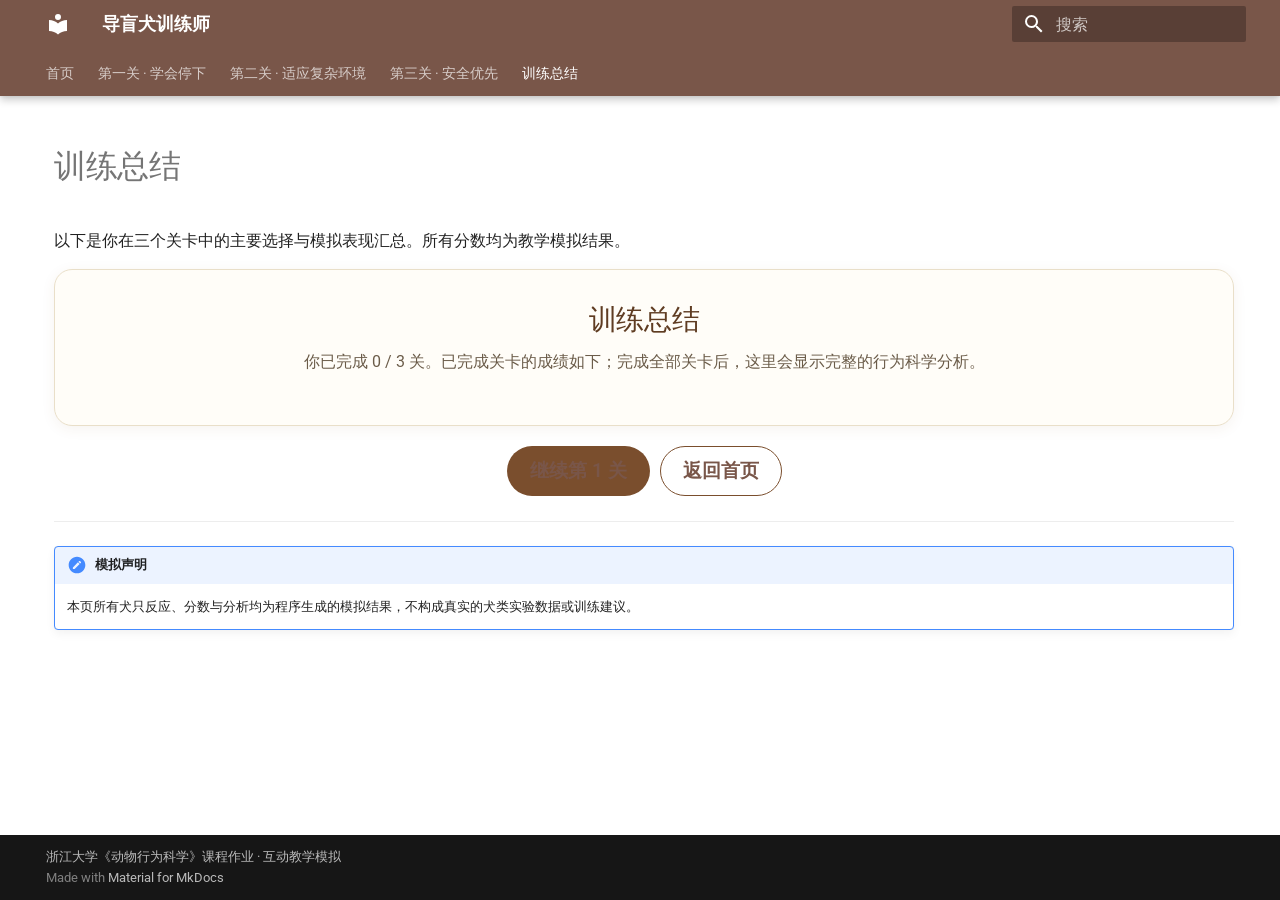
<file: summary/index.html>
<!doctype html>
<html lang="zh" class="no-js">
  <head>
    
      <meta charset="utf-8">
      <meta name="viewport" content="width=device-width,initial-scale=1">
      
        <meta name="description" content="浙江大学《动物行为科学》课程作业——通过互动模拟体验导盲犬训练中的行为科学原理">
      
      
      
      
        <link rel="prev" href="../level3/">
      
      
      
        
      
      
      <link rel="icon" href="../assets/images/favicon.png">
      <meta name="generator" content="mkdocs-1.6.1, mkdocs-material-9.7.7">
    
    
      
        <title>训练总结 - 导盲犬训练师</title>
      
    
    
      <link rel="stylesheet" href="../assets/stylesheets/main.ec1eaa64.min.css">
      
        
        <link rel="stylesheet" href="../assets/stylesheets/palette.ab4e12ef.min.css">
      
      


    
    
      
    
    
      
        
        
        <link rel="preconnect" href="https://fonts.gstatic.com" crossorigin>
        <link rel="stylesheet" href="https://fonts.googleapis.com/css?family=Roboto:300,300i,400,400i,700,700i%7CRoboto+Mono:400,400i,700,700i&display=fallback">
        <style>:root{--md-text-font:"Roboto";--md-code-font:"Roboto Mono"}</style>
      
    
    
      <link rel="stylesheet" href="../stylesheets/extra.css">
    
    <script>__md_scope=new URL("..",location),__md_hash=e=>[...e].reduce(((e,_)=>(e<<5)-e+_.charCodeAt(0)),0),__md_get=(e,_=localStorage,t=__md_scope)=>JSON.parse(_.getItem(t.pathname+"."+e)),__md_set=(e,_,t=localStorage,a=__md_scope)=>{try{t.setItem(a.pathname+"."+e,JSON.stringify(_))}catch(e){}}</script>
    
      

    
    
  </head>
  
  
    
    
    
    
    
    <body dir="ltr" data-md-color-scheme="default" data-md-color-primary="brown" data-md-color-accent="amber">
  
    
    <input class="md-toggle" data-md-toggle="drawer" type="checkbox" id="__drawer" autocomplete="off">
    <input class="md-toggle" data-md-toggle="search" type="checkbox" id="__search" autocomplete="off">
    <label class="md-overlay" for="__drawer"></label>
    <div data-md-component="skip">
      
        
        <a href="#_1" class="md-skip">
          跳转至
        </a>
      
    </div>
    <div data-md-component="announce">
      
    </div>
    
    
      

  

<header class="md-header md-header--shadow md-header--lifted" data-md-component="header">
  <nav class="md-header__inner md-grid" aria-label="页眉">
    <a href=".." title="导盲犬训练师" class="md-header__button md-logo" aria-label="导盲犬训练师" data-md-component="logo">
      
  
  <svg xmlns="http://www.w3.org/2000/svg" viewBox="0 0 24 24"><path d="M12 8a3 3 0 0 0 3-3 3 3 0 0 0-3-3 3 3 0 0 0-3 3 3 3 0 0 0 3 3m0 3.54C9.64 9.35 6.5 8 3 8v11c3.5 0 6.64 1.35 9 3.54 2.36-2.19 5.5-3.54 9-3.54V8c-3.5 0-6.64 1.35-9 3.54"/></svg>

    </a>
    <label class="md-header__button md-icon" for="__drawer">
      
      <svg xmlns="http://www.w3.org/2000/svg" viewBox="0 0 24 24"><path d="M3 6h18v2H3zm0 5h18v2H3zm0 5h18v2H3z"/></svg>
    </label>
    <div class="md-header__title" data-md-component="header-title">
      <div class="md-header__ellipsis">
        <div class="md-header__topic">
          <span class="md-ellipsis">
            导盲犬训练师
          </span>
        </div>
        <div class="md-header__topic" data-md-component="header-topic">
          <span class="md-ellipsis">
            
              训练总结
            
          </span>
        </div>
      </div>
    </div>
    
      
    
    
    
    
      
      
        <label class="md-header__button md-icon" for="__search">
          
          <svg xmlns="http://www.w3.org/2000/svg" viewBox="0 0 24 24"><path d="M9.5 3A6.5 6.5 0 0 1 16 9.5c0 1.61-.59 3.09-1.56 4.23l.27.27h.79l5 5-1.5 1.5-5-5v-.79l-.27-.27A6.52 6.52 0 0 1 9.5 16 6.5 6.5 0 0 1 3 9.5 6.5 6.5 0 0 1 9.5 3m0 2C7 5 5 7 5 9.5S7 14 9.5 14 14 12 14 9.5 12 5 9.5 5"/></svg>
        </label>
        <div class="md-search" data-md-component="search" role="dialog">
  <label class="md-search__overlay" for="__search"></label>
  <div class="md-search__inner" role="search">
    <form class="md-search__form" name="search">
      <input type="text" class="md-search__input" name="query" aria-label="搜索" placeholder="搜索" autocapitalize="off" autocorrect="off" autocomplete="off" spellcheck="false" data-md-component="search-query" required>
      <label class="md-search__icon md-icon" for="__search">
        
        <svg xmlns="http://www.w3.org/2000/svg" viewBox="0 0 24 24"><path d="M9.5 3A6.5 6.5 0 0 1 16 9.5c0 1.61-.59 3.09-1.56 4.23l.27.27h.79l5 5-1.5 1.5-5-5v-.79l-.27-.27A6.52 6.52 0 0 1 9.5 16 6.5 6.5 0 0 1 3 9.5 6.5 6.5 0 0 1 9.5 3m0 2C7 5 5 7 5 9.5S7 14 9.5 14 14 12 14 9.5 12 5 9.5 5"/></svg>
        
        <svg xmlns="http://www.w3.org/2000/svg" viewBox="0 0 24 24"><path d="M20 11v2H8l5.5 5.5-1.42 1.42L4.16 12l7.92-7.92L13.5 5.5 8 11z"/></svg>
      </label>
      <nav class="md-search__options" aria-label="查找">
        
        <button type="reset" class="md-search__icon md-icon" title="清空当前内容" aria-label="清空当前内容" tabindex="-1">
          
          <svg xmlns="http://www.w3.org/2000/svg" viewBox="0 0 24 24"><path d="M19 6.41 17.59 5 12 10.59 6.41 5 5 6.41 10.59 12 5 17.59 6.41 19 12 13.41 17.59 19 19 17.59 13.41 12z"/></svg>
        </button>
      </nav>
      
        <div class="md-search__suggest" data-md-component="search-suggest"></div>
      
    </form>
    <div class="md-search__output">
      <div class="md-search__scrollwrap" tabindex="0" data-md-scrollfix>
        <div class="md-search-result" data-md-component="search-result">
          <div class="md-search-result__meta">
            正在初始化搜索引擎
          </div>
          <ol class="md-search-result__list" role="presentation"></ol>
        </div>
      </div>
    </div>
  </div>
</div>
      
    
    
  </nav>
  
    
      
<nav class="md-tabs" aria-label="标签" data-md-component="tabs">
  <div class="md-grid">
    <ul class="md-tabs__list">
      
        
  
  
  
  
    <li class="md-tabs__item">
      <a href=".." class="md-tabs__link">
        
  
  
    
  
  首页

      </a>
    </li>
  

      
        
  
  
  
  
    <li class="md-tabs__item">
      <a href="../level1/" class="md-tabs__link">
        
  
  
    
  
  第一关 · 学会停下

      </a>
    </li>
  

      
        
  
  
  
  
    <li class="md-tabs__item">
      <a href="../level2/" class="md-tabs__link">
        
  
  
    
  
  第二关 · 适应复杂环境

      </a>
    </li>
  

      
        
  
  
  
  
    <li class="md-tabs__item">
      <a href="../level3/" class="md-tabs__link">
        
  
  
    
  
  第三关 · 安全优先

      </a>
    </li>
  

      
        
  
  
  
    
  
  
    <li class="md-tabs__item md-tabs__item--active">
      <a href="./" class="md-tabs__link">
        
  
  
    
  
  训练总结

      </a>
    </li>
  

      
    </ul>
  </div>
</nav>
    
  
</header>
    
    <div class="md-container" data-md-component="container">
      
      
        
      
      <main class="md-main" data-md-component="main">
        <div class="md-main__inner md-grid">
          
            
              
                
              
              <div class="md-sidebar md-sidebar--primary" data-md-component="sidebar" data-md-type="navigation" >
                <div class="md-sidebar__scrollwrap">
                  <div class="md-sidebar__inner">
                    


  


<nav class="md-nav md-nav--primary md-nav--lifted" aria-label="导航栏" data-md-level="0">
  <label class="md-nav__title" for="__drawer">
    <a href=".." title="导盲犬训练师" class="md-nav__button md-logo" aria-label="导盲犬训练师" data-md-component="logo">
      
  
  <svg xmlns="http://www.w3.org/2000/svg" viewBox="0 0 24 24"><path d="M12 8a3 3 0 0 0 3-3 3 3 0 0 0-3-3 3 3 0 0 0-3 3 3 3 0 0 0 3 3m0 3.54C9.64 9.35 6.5 8 3 8v11c3.5 0 6.64 1.35 9 3.54 2.36-2.19 5.5-3.54 9-3.54V8c-3.5 0-6.64 1.35-9 3.54"/></svg>

    </a>
    导盲犬训练师
  </label>
  
  <ul class="md-nav__list" data-md-scrollfix>
    
      
      
  
  
  
  
    <li class="md-nav__item">
      <a href=".." class="md-nav__link">
        
  
  
  <span class="md-ellipsis">
    
  
    首页
  

    
  </span>
  
  

      </a>
    </li>
  

    
      
      
  
  
  
  
    <li class="md-nav__item">
      <a href="../level1/" class="md-nav__link">
        
  
  
  <span class="md-ellipsis">
    
  
    第一关 · 学会停下
  

    
  </span>
  
  

      </a>
    </li>
  

    
      
      
  
  
  
  
    <li class="md-nav__item">
      <a href="../level2/" class="md-nav__link">
        
  
  
  <span class="md-ellipsis">
    
  
    第二关 · 适应复杂环境
  

    
  </span>
  
  

      </a>
    </li>
  

    
      
      
  
  
  
  
    <li class="md-nav__item">
      <a href="../level3/" class="md-nav__link">
        
  
  
  <span class="md-ellipsis">
    
  
    第三关 · 安全优先
  

    
  </span>
  
  

      </a>
    </li>
  

    
      
      
  
  
    
  
  
  
    <li class="md-nav__item md-nav__item--active">
      
      <input class="md-nav__toggle md-toggle" type="checkbox" id="__toc">
      
      
        
      
      
      <a href="./" class="md-nav__link md-nav__link--active">
        
  
  
  <span class="md-ellipsis">
    
  
    训练总结
  

    
  </span>
  
  

      </a>
      
    </li>
  

    
  </ul>
</nav>
                  </div>
                </div>
              </div>
            
            
              
                
              
              <div class="md-sidebar md-sidebar--secondary" data-md-component="sidebar" data-md-type="toc" hidden>
                <div class="md-sidebar__scrollwrap">
                  <div class="md-sidebar__inner">
                    

<nav class="md-nav md-nav--secondary" aria-label="目录">
  
  
  
    
  
  
</nav>
                  </div>
                </div>
              </div>
            
          
          
            <div class="md-content" data-md-component="content">
              
              <article class="md-content__inner md-typeset">
                
                  
  




<h1 id="_1">训练总结</h1>
<p>以下是你在三个关卡中的主要选择与模拟表现汇总。所有分数均为教学模拟结果。</p>
<div id="trainer-summary" markdown="0"></div>

<hr />
<div class="admonition note">
<p class="admonition-title">模拟声明</p>
<p>本页所有犬只反应、分数与分析均为程序生成的模拟结果，不构成真实的犬类实验数据或训练建议。</p>
</div>







  
  




  



                
              </article>
            </div>
          
          
<script>var target=document.getElementById(location.hash.slice(1));target&&target.name&&(target.checked=target.name.startsWith("__tabbed_"))</script>
        </div>
        
          <button type="button" class="md-top md-icon" data-md-component="top" hidden>
  
  <svg xmlns="http://www.w3.org/2000/svg" viewBox="0 0 24 24"><path d="M13 20h-2V8l-5.5 5.5-1.42-1.42L12 4.16l7.92 7.92-1.42 1.42L13 8z"/></svg>
  回到页面顶部
</button>
        
      </main>
      
        <footer class="md-footer">
  
  <div class="md-footer-meta md-typeset">
    <div class="md-footer-meta__inner md-grid">
      <div class="md-copyright">
  
    <div class="md-copyright__highlight">
      浙江大学《动物行为科学》课程作业 · 互动教学模拟
    </div>
  
  
    Made with
    <a href="https://squidfunk.github.io/mkdocs-material/" target="_blank" rel="noopener">
      Material for MkDocs
    </a>
  
</div>
      
    </div>
  </div>
</footer>
      
    </div>
    <div class="md-dialog" data-md-component="dialog">
      <div class="md-dialog__inner md-typeset"></div>
    </div>
    
    
    
      
      
      <script id="__config" type="application/json">{"annotate": null, "base": "..", "features": ["navigation.tabs", "navigation.tabs.sticky", "navigation.top", "search.suggest", "search.highlight"], "search": "../assets/javascripts/workers/search.2c215733.min.js", "tags": null, "translations": {"clipboard.copied": "\u5df2\u590d\u5236", "clipboard.copy": "\u590d\u5236", "search.result.more.one": "\u5728\u8be5\u9875\u4e0a\u8fd8\u6709 1 \u4e2a\u7b26\u5408\u6761\u4ef6\u7684\u7ed3\u679c", "search.result.more.other": "\u5728\u8be5\u9875\u4e0a\u8fd8\u6709 # \u4e2a\u7b26\u5408\u6761\u4ef6\u7684\u7ed3\u679c", "search.result.none": "\u6ca1\u6709\u627e\u5230\u7b26\u5408\u6761\u4ef6\u7684\u7ed3\u679c", "search.result.one": "\u627e\u5230 1 \u4e2a\u7b26\u5408\u6761\u4ef6\u7684\u7ed3\u679c", "search.result.other": "# \u4e2a\u7b26\u5408\u6761\u4ef6\u7684\u7ed3\u679c", "search.result.placeholder": "\u952e\u5165\u4ee5\u5f00\u59cb\u641c\u7d22", "search.result.term.missing": "\u7f3a\u5c11", "select.version": "\u9009\u62e9\u5f53\u524d\u7248\u672c"}, "version": null}</script>
    
    
      <script src="../assets/javascripts/bundle.d7400e89.min.js"></script>
      
        <script src="../javascripts/trainer.js"></script>
      
    
  </body>
</html>
</file>
<file: stylesheets/extra.css>
/* ===== 主题微调 ===== */
/* 电脑端：隐藏左侧目录，使用顶部标签导航；手机端保留汉堡菜单 */
@media screen and (min-width: 960px) {
  .md-sidebar--primary {
    display: none;
  }
}

:root {
  --gdt-cream: #faf5ec;
  --gdt-card: #fffdf8;
  --gdt-ink: #43382a;
  --gdt-ink-2: #6b5c49;
  --gdt-brown: #7a4e2d;
  --gdt-brown-dark: #5f3c22;
  --gdt-amber: #e8a13c;
  --gdt-amber-ink: #7a5a1e;
  --gdt-gold-bg: #fbf0d6;
  --gdt-green: #7d9b76;
  --gdt-green-bg: #eaf1e4;
  --gdt-red: #c05f4d;
  --gdt-red-bg: #fae9e2;
  --gdt-line: #e9dfc9;
  --gdt-line-soft: #f0e8d6;
  --gdt-radius: 18px;
  --gdt-shadow: 0 3px 14px rgba(122, 78, 45, 0.07);
  --gdt-shadow-hover: 0 12px 30px rgba(122, 78, 45, 0.14);
}

/* ===== 左侧固定统计面板 ===== */
.gdt-layout {
  display: grid;
  grid-template-columns: 1fr;
  gap: 16px;
  align-items: start;
  margin-top: 8px;
}

.gdt-stats {
  display: grid;
  gap: 12px;
}

.gdt-stats .gdt-panel {
  flex-direction: column;
  align-items: stretch;
  gap: 10px;
}

.gdt-stats .gdt-dog-info {
  min-width: 0;
}

.gdt-stats .gdt-meters {
  flex-basis: auto;
  min-width: 0;
}

.gdt-stats .gdt-progress-row {
  margin-bottom: 0;
}

.gdt-stats-card {
  background: var(--gdt-card);
  border: 1px solid var(--gdt-line);
  border-radius: 12px;
  padding: 14px 16px;
}

.gdt-stats-title {
  font-size: 0.78rem;
  font-weight: 700;
  letter-spacing: 1.5px;
  color: var(--gdt-amber-ink);
  text-transform: uppercase;
  margin: 0 0 8px;
}

.gdt-stats-line {
  display: flex;
  justify-content: space-between;
  align-items: center;
  font-size: 0.86rem;
  color: var(--gdt-ink-2);
  padding: 4px 0;
}

.gdt-stats-line b {
  color: var(--gdt-brown-dark);
  font-size: 0.92rem;
}

@media screen and (min-width: 960px) {
  .gdt-layout {
    grid-template-columns: 300px 1fr;
  }

  .gdt-stats {
    position: sticky;
    top: 96px;
  }
}

/* ===== 通用 ===== */
.gdt-chip {
  display: inline-block;
  padding: 3px 10px;
  border-radius: 999px;
  font-size: 0.76rem;
  font-weight: 600;
  white-space: nowrap;
}

.gdt-chip-good { background: var(--gdt-green-bg); color: #4f7149; }
.gdt-chip-mid { background: var(--gdt-gold-bg); color: var(--gdt-amber-ink); }
.gdt-chip-poor { background: var(--gdt-red-bg); color: var(--gdt-red); }
.gdt-chip-idle { background: #efe9da; color: #8a7c62; }

.gdt-btn {
  display: inline-flex;
  align-items: center;
  justify-content: center;
  gap: 8px;
  padding: 10px 22px;
  border-radius: 999px;
  border: 1px solid transparent;
  font-size: 0.95rem;
  font-weight: 600;
  line-height: 1.5;
  cursor: pointer;
  text-decoration: none;
  transition: background 0.15s, color 0.15s, border-color 0.15s, transform 0.1s, box-shadow 0.15s;
}

.gdt-btn:active { transform: translateY(1px); }

.gdt-btn-primary {
  background: var(--gdt-brown);
  color: #fff;
}

.gdt-btn-primary:hover {
  background: var(--gdt-brown-dark);
  box-shadow: 0 6px 16px rgba(122, 78, 45, 0.28);
  color: #fff;
}

.gdt-btn-ghost {
  background: transparent;
  color: var(--gdt-brown);
  border-color: var(--gdt-brown);
}

.gdt-btn-ghost:hover {
  background: rgba(122, 78, 45, 0.07);
  color: var(--gdt-brown);
}

/* ===== 首页关卡卡片 ===== */
.gdt-cards {
  display: grid;
  grid-template-columns: repeat(4, 1fr);
  gap: 18px;
  margin: 8px 0 24px;
}

.gdt-card-link {
  display: flex;
  flex-direction: column;
  align-items: center;
  gap: 6px;
  text-align: center;
  background: var(--gdt-card);
  border: 1px solid var(--gdt-line);
  border-radius: var(--gdt-radius);
  box-shadow: var(--gdt-shadow);
  padding: 24px 16px 20px;
  text-decoration: none;
  transition: transform 0.18s, box-shadow 0.18s, border-color 0.18s;
}

.gdt-card-link:hover {
  transform: translateY(-6px);
  box-shadow: var(--gdt-shadow-hover);
  border-color: #dcc593;
  text-decoration: none;
}

.gdt-jnum {
  font-size: 2rem;
  font-weight: 800;
  line-height: 1;
  color: transparent;
  -webkit-text-stroke: 1.5px #e4d3ac;
  letter-spacing: 1px;
}

.gdt-jtitle {
  font-size: 1.1rem;
  font-weight: 700;
  color: var(--gdt-brown-dark);
  line-height: 1.4;
}

.gdt-jsub {
  font-size: 0.82rem;
  color: var(--gdt-amber-ink);
  font-weight: 600;
  letter-spacing: 1px;
}

.gdt-jtagline {
  font-size: 0.84rem;
  color: var(--gdt-ink-2);
  flex: 1;
}

.gdt-jstatus { margin-top: 4px; }

.gdt-jprogress {
  width: 100%;
  display: flex;
  align-items: center;
  gap: 10px;
  margin-top: 4px;
}

.gdt-jprogress-bar {
  flex: 1;
  height: 8px;
  background: var(--gdt-line-soft);
  border-radius: 999px;
  overflow: hidden;
}

.gdt-jprogress-fill {
  display: block;
  height: 100%;
  background: linear-gradient(90deg, var(--gdt-amber), #f0c46a);
  border-radius: 999px;
  transition: width 0.5s ease;
}

.gdt-jprogress-text {
  flex: none;
  font-size: 0.78rem;
  color: var(--gdt-ink-2);
  font-weight: 600;
}

/* ===== 小狗状态面板 ===== */
.gdt-panel {
  display: flex;
  align-items: center;
  gap: 16px;
  background: linear-gradient(135deg, #fff9ec, #fdf0d6);
  border: 1px solid #f0dfc0;
  border-radius: var(--gdt-radius);
  padding: 16px 18px;
  margin-bottom: 16px;
  flex-wrap: wrap;
}

.gdt-dog-info {
  flex: none;
  min-width: 170px;
}

.gdt-dog-name {
  font-weight: 700;
  color: var(--gdt-brown-dark);
  font-size: 0.98rem;
  margin: 0;
}

.gdt-dog-mood {
  font-size: 0.84rem;
  color: var(--gdt-ink-2);
  margin: 0;
}

.gdt-dot {
  display: inline-block;
  width: 9px;
  height: 9px;
  border-radius: 50%;
  margin-right: 7px;
  background: #c9bfae;
  vertical-align: 1px;
}

.gdt-dot.mood-happy { background: #7d9b76; }
.gdt-dot.mood-neutral { background: #c9bfae; }
.gdt-dot.mood-worried { background: #e0b45c; }
.gdt-dot.mood-tired { background: #c05f4d; }

.gdt-meters {
  flex: 1;
  min-width: 240px;
  display: grid;
  gap: 7px;
}

.gdt-meter {
  display: grid;
  grid-template-columns: 66px 1fr 42px;
  gap: 10px;
  align-items: center;
  font-size: 0.8rem;
}

.gdt-meter-label {
  color: var(--gdt-ink-2);
  font-weight: 600;
  text-align: right;
}

.gdt-meter-track {
  height: 9px;
  background: #efe3c8;
  border-radius: 999px;
  overflow: hidden;
  display: block;
}

.gdt-meter-fill {
  display: block;
  height: 100%;
  width: 0;
  border-radius: 999px;
  transition: width 0.8s ease;
}

.gdt-meter-progress { background: linear-gradient(90deg, #e8a13c, #f0c46a); }
.gdt-meter-motive { background: linear-gradient(90deg, #7d9b76, #a9c69f); }
.gdt-meter-stress-low { background: linear-gradient(90deg, #c05f4d, #d98a72); }
.gdt-meter-stress-mid { background: linear-gradient(90deg, #c05f4d, #d98a72); }
.gdt-meter-stress-high { background: linear-gradient(90deg, #c05f4d, #d98a72); }

.gdt-meter-value {
  font-weight: 700;
  color: var(--gdt-brown-dark);
}

/* ===== 进度条 ===== */
.gdt-progress-row {
  display: flex;
  align-items: center;
  gap: 14px;
  margin-bottom: 16px;
}

.gdt-progress-label {
  flex: none;
  font-size: 0.86rem;
  color: var(--gdt-ink-2);
  font-weight: 500;
}

.gdt-progress {
  flex: 1;
  height: 8px;
  background: #eee3cd;
  border-radius: 999px;
  overflow: hidden;
}

.gdt-progress-fill {
  height: 100%;
  background: linear-gradient(90deg, var(--gdt-brown), #a97e58);
  border-radius: 999px;
  transition: width 0.4s ease;
}

/* ===== 步骤卡片 ===== */
.gdt-card {
  background: var(--gdt-card);
  border: 1px solid var(--gdt-line);
  border-radius: var(--gdt-radius);
  box-shadow: var(--gdt-shadow);
  padding: 26px;
  margin-bottom: 16px;
}

.gdt-kicker {
  font-size: 0.78rem;
  font-weight: 700;
  letter-spacing: 2px;
  color: var(--gdt-amber-ink);
  text-transform: uppercase;
  margin-bottom: 8px;
}

.gdt-step-title {
  font-size: 1.25rem;
  color: var(--gdt-brown-dark);
  margin: 0 0 12px;
  line-height: 1.4;
}

.gdt-situation {
  background: #fdf6e8;
  border-left: 3px solid #e4c98f;
  border-radius: 10px;
  padding: 14px 16px;
  color: #574a38;
  font-size: 0.94rem;
  margin: 12px 0 18px;
}

.gdt-options {
  display: flex;
  flex-direction: column;
  gap: 10px;
}

.gdt-option {
  display: flex;
  align-items: flex-start;
  gap: 13px;
  width: 100%;
  text-align: left;
  padding: 14px 16px;
  background: var(--gdt-card);
  border: 1.5px solid #e4dac2;
  border-radius: 12px;
  font-size: 0.94rem;
  line-height: 1.65;
  color: var(--gdt-ink);
  cursor: pointer;
  font-family: inherit;
  transition: border-color 0.15s, background 0.15s, transform 0.12s;
}

.gdt-option:hover {
  border-color: var(--gdt-amber);
  background: #fff9ec;
  transform: translateX(4px);
}

.gdt-opt-badge {
  flex: none;
  width: 27px;
  height: 27px;
  border-radius: 50%;
  background: #f3e9d2;
  color: var(--gdt-brown);
  font-weight: 700;
  font-size: 0.82rem;
  display: grid;
  place-items: center;
  margin-top: 1px;
}

.gdt-opt-text { flex: 1; }

.gdt-choose-hint {
  margin: 16px 0 0;
  font-size: 0.85rem;
  color: var(--gdt-ink-2);
  text-align: center;
}

/* ===== 反馈 ===== */
.gdt-choice-box {
  display: flex;
  align-items: center;
  gap: 12px;
  flex-wrap: wrap;
  background: #fdf4e6;
  border: 1.5px solid #d9c59a;
  border-radius: 12px;
  padding: 14px 16px;
  margin: 12px 0;
}

.gdt-choice-tag {
  flex: none;
  font-size: 0.78rem;
  font-weight: 700;
  letter-spacing: 1px;
  color: var(--gdt-brown-dark);
  background: #f3e4c4;
  padding: 4px 11px;
  border-radius: 999px;
}

.gdt-choice-text {
  flex: 1;
  min-width: 200px;
  font-size: 0.94rem;
  color: var(--gdt-ink);
  margin: 0;
}

.gdt-choice-result { flex: none; }

.gdt-best-hint {
  display: flex;
  gap: 10px;
  align-items: flex-start;
  background: #f2f8ee;
  border: 1px solid #cfe0c6;
  border-radius: 12px;
  padding: 12px 14px;
  margin-bottom: 14px;
  font-size: 0.9rem;
  color: #4f7149;
}

.gdt-best-hint .gdt-chip { flex: none; margin-top: 2px; }
.gdt-best-hint p { flex: 1; margin: 0; }

.gdt-feedback {
  margin-top: 18px;
  border: 1px solid #e8dcc2;
  border-radius: 14px;
  overflow: hidden;
  animation: gdtFeedbackIn 0.4s ease;
}

@keyframes gdtFeedbackIn {
  from { opacity: 0; transform: translateY(12px); }
  to { opacity: 1; transform: none; }
}

.gdt-fb-block { padding: 14px 16px; }

.gdt-fb-block p { font-size: 0.92rem; line-height: 1.75; margin: 0; }

.gdt-fb-head {
  font-size: 0.78rem;
  letter-spacing: 1.5px;
  text-transform: uppercase;
  margin-bottom: 6px;
  font-weight: 700;
}

.gdt-fb-sim { background: #fbf6e9; border-bottom: 1px dashed #e4d5ae; }
.gdt-fb-sim .gdt-fb-head { color: var(--gdt-amber-ink); }
.gdt-fb-sci { background: #fdfaf3; }
.gdt-fb-sci .gdt-fb-head { color: var(--gdt-brown); }
.gdt-fb-sci p { color: #54483a; }

.gdt-feedback-score {
  padding: 10px 16px;
  background: #fff8ea;
  border-top: 1px solid #f0dcae;
  font-size: 0.88rem;
  font-weight: 600;
  color: var(--gdt-amber-ink);
}

.gdt-step-actions {
  display: flex;
  justify-content: flex-end;
  gap: 10px;
  flex-wrap: wrap;
  margin-top: 20px;
  animation: gdtFeedbackIn 0.4s ease 0.1s backwards;
}

.gdt-center-actions { justify-content: center; }

/* ===== 结果页 ===== */
.gdt-result > * {
  animation: gdtStaggerIn 0.45s ease backwards;
}

@keyframes gdtStaggerIn {
  from { opacity: 0; transform: translateY(10px); }
  to { opacity: 1; transform: none; }
}

.gdt-result > :nth-child(1) { animation-delay: 0.02s; }
.gdt-result > :nth-child(2) { animation-delay: 0.07s; }
.gdt-result > :nth-child(3) { animation-delay: 0.14s; }
.gdt-result > :nth-child(4) { animation-delay: 0.22s; }
.gdt-result > :nth-child(5) { animation-delay: 0.3s; }
.gdt-result > :nth-child(6) { animation-delay: 0.38s; }
.gdt-result > :nth-child(7) { animation-delay: 0.46s; }
.gdt-result > :nth-child(8) { animation-delay: 0.54s; }

.gdt-score-big {
  text-align: center;
  padding: 22px 0 10px;
}

.gdt-score-big-sm { padding: 6px 0; flex: none; }

.gdt-result-big {
  font-size: 3.4rem;
  font-weight: 800;
  color: var(--gdt-brown-dark);
  line-height: 1;
}

.gdt-score-big-sm .gdt-result-big { font-size: 2.7rem; }

.gdt-result-unit {
  font-size: 1.1rem;
  font-weight: 700;
  color: var(--gdt-ink-2);
}

.gdt-score-caption {
  font-size: 0.84rem;
  color: var(--gdt-ink-2);
  margin: 4px 0 0;
}

.gdt-result-tier-line {
  text-align: center;
  font-size: 1rem;
  color: var(--gdt-ink-2);
  margin: 0 0 12px;
}

.gdt-result-tier {
  font-weight: 800;
  color: var(--gdt-brown);
}

.gdt-result-msg {
  margin: 0 0 18px;
  background: #fdf6e8;
  border-radius: 12px;
  padding: 14px 16px;
  font-size: 0.92rem;
  color: #574a38;
}

.gdt-result-meters {
  display: grid;
  gap: 7px;
  padding: 16px;
  background: #fff9ec;
  border: 1px solid #f0dfc0;
  border-radius: 12px;
  margin-bottom: 18px;
}

.gdt-review-head {
  font-size: 0.95rem;
  font-weight: 700;
  color: var(--gdt-brown-dark);
  margin: 0 0 8px;
}

.gdt-result-review ul,
.gdt-step-details ul,
.gdt-strategy-list {
  list-style: none;
  margin: 0;
  padding: 0;
}

.gdt-review-step {
  display: flex;
  align-items: flex-start;
  gap: 12px;
  padding: 12px 0;
  border-bottom: 1px solid var(--gdt-line-soft);
}

.gdt-review-step:last-child { border-bottom: none; }

.gdt-review-num {
  flex: none;
  width: 26px;
  height: 26px;
  border-radius: 50%;
  background: #f3e9d2;
  color: var(--gdt-brown);
  font-size: 0.8rem;
  font-weight: 700;
  display: grid;
  place-items: center;
  margin-top: 2px;
}

.gdt-review-body { flex: 1; min-width: 0; }

.gdt-review-title {
  font-size: 0.9rem;
  font-weight: 600;
  color: var(--gdt-brown-dark);
  margin: 0;
}

.gdt-review-label {
  font-size: 0.85rem;
  color: var(--gdt-ink-2);
  margin: 0;
}

/* ===== 总结页 ===== */
.gdt-incomplete { padding: 30px; text-align: center; }

.gdt-incomplete h2 {
  font-size: 1.4rem;
  color: var(--gdt-brown-dark);
  margin: 0 0 10px;
}

.gdt-incomplete p { color: var(--gdt-ink-2); margin: 0 0 20px; }

.gdt-overall { padding: 24px 26px; }

.gdt-overall-score {
  display: flex;
  align-items: center;
  gap: 24px;
  flex-wrap: wrap;
  margin-bottom: 14px;
}

.gdt-overall-text { flex: 1; min-width: 240px; }

.gdt-overall-text p {
  font-size: 0.92rem;
  color: var(--gdt-ink-2);
  margin: 4px 0 0;
}

.gdt-score-rule {
  font-size: 0.82rem;
  color: var(--gdt-ink-2);
  border-top: 1px dashed var(--gdt-line);
  padding-top: 12px;
  margin: 0;
}

.gdt-summary-levels {
  display: grid;
  gap: 16px;
  margin-bottom: 16px;
}

.gdt-summary-level { padding: 22px 24px; }

.gdt-summary-level-head {
  display: flex;
  align-items: center;
  gap: 14px;
  margin-bottom: 12px;
}

.gdt-summary-level-head h3 {
  font-size: 1.05rem;
  color: var(--gdt-brown-dark);
  margin: 0;
}

.gdt-summary-level-score {
  font-size: 0.9rem;
  color: var(--gdt-ink-2);
  margin: 0;
}

.gdt-level-badge {
  flex: none;
  width: 46px;
  height: 46px;
  border-radius: 50%;
  background: linear-gradient(135deg, #fdeccb, #f8dcae);
  color: var(--gdt-amber-ink);
  display: grid;
  place-items: center;
  font-weight: 800;
  font-size: 1.05rem;
}

.gdt-summary-level-msg {
  font-size: 0.9rem;
  color: #54483a;
  margin: 12px 0;
}

.gdt-step-details { margin-top: 10px; }

.gdt-step-details summary {
  cursor: pointer;
  font-size: 0.88rem;
  color: var(--gdt-brown);
  font-weight: 600;
}

.gdt-strategies,
.gdt-principles { padding: 22px 24px; }

.gdt-strategies h3,
.gdt-principles h3 {
  font-size: 1.1rem;
  color: var(--gdt-brown-dark);
  margin: 0 0 12px;
}

.gdt-strategies-divider {
  margin-top: 18px;
  padding-top: 16px;
  border-top: 1px dashed var(--gdt-line);
}

.gdt-good-list li {
  padding: 10px 0;
  border-bottom: 1px solid var(--gdt-line-soft);
}

.gdt-good-list li:last-child { border-bottom: none; }

.gdt-strategy-level {
  font-size: 0.76rem;
  font-weight: 700;
  letter-spacing: 1px;
  color: var(--gdt-amber-ink);
  text-transform: uppercase;
  margin: 0;
}

.gdt-strategy-title {
  font-size: 0.92rem;
  font-weight: 600;
  color: var(--gdt-brown-dark);
  margin: 0;
}

.gdt-strategy-label {
  font-size: 0.88rem;
  color: var(--gdt-ink-2);
  margin: 0;
}

.gdt-improve-item {
  padding: 12px 14px;
  background: #fbf5ea;
  border-radius: 12px;
  margin-bottom: 10px;
}

.gdt-improve-item:last-child { margin-bottom: 0; }

.gdt-strategy-science {
  font-size: 0.85rem;
  color: #5b5140;
  margin: 6px 0 0;
}

.gdt-principles-grid {
  display: grid;
  grid-template-columns: repeat(auto-fit, minmax(220px, 1fr));
  gap: 12px;
}

.gdt-principle-item {
  background: #fdf6e8;
  border: 1px solid #f0e3c4;
  border-radius: 12px;
  padding: 14px;
}

.gdt-principle-item h4 {
  font-size: 0.93rem;
  color: var(--gdt-brown-dark);
  margin: 0 0 6px;
}

.gdt-principle-item p {
  font-size: 0.84rem;
  color: var(--gdt-ink-2);
  margin: 0;
}

/* ===== 响应式 ===== */
@media (max-width: 1020px) {
  .gdt-cards { grid-template-columns: repeat(2, 1fr); }
}

@media (max-width: 640px) {
  .gdt-cards { grid-template-columns: 1fr; }

  .gdt-card { padding: 20px 16px; }

  .gdt-progress-row {
    flex-direction: column;
    align-items: stretch;
    gap: 8px;
  }

  .gdt-dog-info { min-width: 0; flex: 1; }

  .gdt-meters { flex-basis: 100%; }

  .gdt-meter { grid-template-columns: 60px 1fr 38px; gap: 8px; }

  .gdt-step-actions {
    flex-direction: column-reverse;
    align-items: stretch;
  }

  .gdt-step-actions .gdt-btn { width: 100%; }

  .gdt-btn { min-height: 44px; }

  .gdt-option { padding: 15px 14px; }

  .gdt-score-big .gdt-result-big { font-size: 3rem; }
}

@media (prefers-reduced-motion: reduce) {
  *,
  *::before,
  *::after {
    animation-duration: 0.01ms !important;
    animation-iteration-count: 1 !important;
    transition-duration: 0.01ms !important;
  }
}
</file>
<file: assets/stylesheets/main.ec1eaa64.min.css>
@charset "UTF-8";html{-webkit-text-size-adjust:none;-moz-text-size-adjust:none;text-size-adjust:none;box-sizing:border-box}*,:after,:before{box-sizing:inherit}@media (prefers-reduced-motion){*,:after,:before{transition:none!important}}body{margin:0}a,button,input,label{-webkit-tap-highlight-color:transparent}a{color:inherit;text-decoration:none}hr{border:0;box-sizing:initial;display:block;height:.05rem;overflow:visible;padding:0}small{font-size:80%}sub,sup{line-height:1em}img{border-style:none}table{border-collapse:initial;border-spacing:0}td,th{font-weight:400;vertical-align:top}button{background:#0000;border:0;font-family:inherit;font-size:inherit;margin:0;padding:0}input{border:0;outline:none}:root{--md-primary-fg-color:#4051b5;--md-primary-fg-color--light:#5d6cc0;--md-primary-fg-color--dark:#303fa1;--md-primary-bg-color:#fff;--md-primary-bg-color--light:#ffffffb3;--md-accent-fg-color:#526cfe;--md-accent-fg-color--transparent:#526cfe1a;--md-accent-bg-color:#fff;--md-accent-bg-color--light:#ffffffb3}[data-md-color-scheme=default]{color-scheme:light}[data-md-color-scheme=default] img[src$="#gh-dark-mode-only"],[data-md-color-scheme=default] img[src$="#only-dark"]{display:none}:root,[data-md-color-scheme=default]{--md-hue:225deg;--md-default-fg-color:#000000de;--md-default-fg-color--light:#0000008a;--md-default-fg-color--lighter:#00000052;--md-default-fg-color--lightest:#00000012;--md-default-bg-color:#fff;--md-default-bg-color--light:#ffffffb3;--md-default-bg-color--lighter:#ffffff4d;--md-default-bg-color--lightest:#ffffff1f;--md-code-fg-color:#36464e;--md-code-bg-color:#f5f5f5;--md-code-bg-color--light:#f5f5f5b3;--md-code-bg-color--lighter:#f5f5f54d;--md-code-hl-color:#4287ff;--md-code-hl-color--light:#4287ff1a;--md-code-hl-number-color:#d52a2a;--md-code-hl-special-color:#db1457;--md-code-hl-function-color:#a846b9;--md-code-hl-constant-color:#6e59d9;--md-code-hl-keyword-color:#3f6ec6;--md-code-hl-string-color:#1c7d4d;--md-code-hl-name-color:var(--md-code-fg-color);--md-code-hl-operator-color:var(--md-default-fg-color--light);--md-code-hl-punctuation-color:var(--md-default-fg-color--light);--md-code-hl-comment-color:var(--md-default-fg-color--light);--md-code-hl-generic-color:var(--md-default-fg-color--light);--md-code-hl-variable-color:var(--md-default-fg-color--light);--md-typeset-color:var(--md-default-fg-color);--md-typeset-a-color:var(--md-primary-fg-color);--md-typeset-del-color:#f5503d26;--md-typeset-ins-color:#0bd57026;--md-typeset-kbd-color:#fafafa;--md-typeset-kbd-accent-color:#fff;--md-typeset-kbd-border-color:#b8b8b8;--md-typeset-mark-color:#ffff0080;--md-typeset-table-color:#0000001f;--md-typeset-table-color--light:rgba(0,0,0,.035);--md-admonition-fg-color:var(--md-default-fg-color);--md-admonition-bg-color:var(--md-default-bg-color);--md-warning-fg-color:#000000de;--md-warning-bg-color:#ff9;--md-footer-fg-color:#fff;--md-footer-fg-color--light:#ffffffb3;--md-footer-fg-color--lighter:#ffffff73;--md-footer-bg-color:#000000de;--md-footer-bg-color--dark:#00000052;--md-shadow-z1:0 0.2rem 0.5rem #0000000d,0 0 0.05rem #0000001a;--md-shadow-z2:0 0.2rem 0.5rem #0000001a,0 0 0.05rem #00000040;--md-shadow-z3:0 0.2rem 0.5rem #0003,0 0 0.05rem #00000059}.md-icon svg{fill:currentcolor;display:block;height:1.2rem;width:1.2rem}body{-webkit-font-smoothing:antialiased;-moz-osx-font-smoothing:grayscale;--md-text-font-family:var(--md-text-font,_),-apple-system,BlinkMacSystemFont,Helvetica,Arial,sans-serif;--md-code-font-family:var(--md-code-font,_),SFMono-Regular,Consolas,Menlo,monospace}aside,body,input{font-feature-settings:"kern","liga";color:var(--md-typeset-color);font-family:var(--md-text-font-family)}code,kbd,pre{font-feature-settings:"kern";font-family:var(--md-code-font-family)}:root{--md-typeset-table-sort-icon:url('data:image/svg+xml;charset=utf-8,<svg xmlns="http://www.w3.org/2000/svg" viewBox="0 0 24 24"><path d="m18 21-4-4h3V7h-3l4-4 4 4h-3v10h3M2 19v-2h10v2M2 13v-2h7v2M2 7V5h4v2z"/></svg>');--md-typeset-table-sort-icon--asc:url('data:image/svg+xml;charset=utf-8,<svg xmlns="http://www.w3.org/2000/svg" viewBox="0 0 24 24"><path d="M19 17h3l-4 4-4-4h3V3h2M2 17h10v2H2M6 5v2H2V5m0 6h7v2H2z"/></svg>');--md-typeset-table-sort-icon--desc:url('data:image/svg+xml;charset=utf-8,<svg xmlns="http://www.w3.org/2000/svg" viewBox="0 0 24 24"><path d="M19 7h3l-4-4-4 4h3v14h2M2 17h10v2H2M6 5v2H2V5m0 6h7v2H2z"/></svg>')}.md-typeset{-webkit-print-color-adjust:exact;color-adjust:exact;font-size:.8rem;line-height:1.6;overflow-wrap:break-word}@media print{.md-typeset{font-size:.68rem}}.md-typeset blockquote,.md-typeset dl,.md-typeset figure,.md-typeset ol,.md-typeset pre,.md-typeset ul{margin-bottom:1em;margin-top:1em}.md-typeset h1{color:var(--md-default-fg-color--light);font-size:2em;line-height:1.3;margin:0 0 1.25em}.md-typeset h1,.md-typeset h2{font-weight:300;letter-spacing:-.01em}.md-typeset h2{font-size:1.5625em;line-height:1.4;margin:1.6em 0 .64em}.md-typeset h3{font-size:1.25em;font-weight:400;letter-spacing:-.01em;line-height:1.5;margin:1.6em 0 .8em}.md-typeset h2+h3{margin-top:.8em}.md-typeset h4{font-weight:700;letter-spacing:-.01em;margin:1em 0}.md-typeset h5,.md-typeset h6{color:var(--md-default-fg-color--light);font-size:.8em;font-weight:700;letter-spacing:-.01em;margin:1.25em 0}.md-typeset h5{text-transform:uppercase}.md-typeset h5 code{text-transform:none}.md-typeset hr{border-bottom:.05rem solid var(--md-default-fg-color--lightest);display:flow-root;margin:1.5em 0}.md-typeset a{color:var(--md-typeset-a-color);word-break:break-word}.md-typeset a,.md-typeset a:before{transition:color 125ms}.md-typeset a:focus,.md-typeset a:hover{color:var(--md-accent-fg-color)}.md-typeset a:focus code,.md-typeset a:hover code{background-color:var(--md-accent-fg-color--transparent);color:var(--md-accent-fg-color)}.md-typeset a code{color:var(--md-typeset-a-color)}.md-typeset a.focus-visible{outline-color:var(--md-accent-fg-color);outline-offset:.2rem}.md-typeset code,.md-typeset kbd,.md-typeset pre{color:var(--md-code-fg-color);direction:ltr;font-variant-ligatures:none;transition:background-color 125ms}@media print{.md-typeset code,.md-typeset kbd,.md-typeset pre{white-space:pre-wrap}}.md-typeset code{background-color:var(--md-code-bg-color);border-radius:.1rem;-webkit-box-decoration-break:clone;box-decoration-break:clone;font-size:.85em;padding:0 .2941176471em;transition:color 125ms,background-color 125ms;word-break:break-word}.md-typeset code:not(.focus-visible){-webkit-tap-highlight-color:transparent;outline:none}.md-typeset pre{display:flow-root;line-height:1.4;position:relative}.md-typeset pre>code{-webkit-box-decoration-break:slice;box-decoration-break:slice;box-shadow:none;display:block;margin:0;outline-color:var(--md-accent-fg-color);overflow:auto;padding:.7720588235em 1.1764705882em;scrollbar-color:var(--md-default-fg-color--lighter) #0000;scrollbar-width:thin;touch-action:auto;word-break:normal}.md-typeset pre>code:hover{scrollbar-color:var(--md-accent-fg-color) #0000}.md-typeset pre>code::-webkit-scrollbar{height:.2rem;width:.2rem}.md-typeset pre>code::-webkit-scrollbar-thumb{background-color:var(--md-default-fg-color--lighter)}.md-typeset pre>code::-webkit-scrollbar-thumb:hover{background-color:var(--md-accent-fg-color)}.md-typeset kbd{background-color:var(--md-typeset-kbd-color);border-radius:.1rem;box-shadow:0 .1rem 0 .05rem var(--md-typeset-kbd-border-color),0 .1rem 0 var(--md-typeset-kbd-border-color),0 -.1rem .2rem var(--md-typeset-kbd-accent-color) inset;color:var(--md-default-fg-color);display:inline-block;font-size:.75em;padding:0 .6666666667em;vertical-align:text-top;word-break:break-word}.md-typeset mark{background-color:var(--md-typeset-mark-color);-webkit-box-decoration-break:clone;box-decoration-break:clone;color:inherit;word-break:break-word}.md-typeset abbr{cursor:help;text-decoration:none}.md-typeset [data-preview],.md-typeset abbr{border-bottom:.05rem dotted var(--md-default-fg-color--light)}.md-typeset small{opacity:.75}[dir=ltr] .md-typeset sub,[dir=ltr] .md-typeset sup{margin-left:.078125em}[dir=rtl] .md-typeset sub,[dir=rtl] .md-typeset sup{margin-right:.078125em}[dir=ltr] .md-typeset blockquote{padding-left:.6rem}[dir=rtl] .md-typeset blockquote{padding-right:.6rem}[dir=ltr] .md-typeset blockquote{border-left:.2rem solid var(--md-default-fg-color--lighter)}[dir=rtl] .md-typeset blockquote{border-right:.2rem solid var(--md-default-fg-color--lighter)}.md-typeset blockquote{color:var(--md-default-fg-color--light);margin-left:0;margin-right:0}.md-typeset ul{list-style-type:disc}.md-typeset ul[type]{list-style-type:revert-layer}[dir=ltr] .md-typeset ol,[dir=ltr] .md-typeset ul{margin-left:.625em}[dir=rtl] .md-typeset ol,[dir=rtl] .md-typeset ul{margin-right:.625em}.md-typeset ol,.md-typeset ul{padding:0}.md-typeset ol:not([hidden]),.md-typeset ul:not([hidden]){display:flow-root}.md-typeset ol ol,.md-typeset ul ol{list-style-type:lower-alpha}.md-typeset ol ol ol,.md-typeset ul ol ol{list-style-type:lower-roman}.md-typeset ol ol ol ol,.md-typeset ul ol ol ol{list-style-type:upper-alpha}.md-typeset ol ol ol ol ol,.md-typeset ul ol ol ol ol{list-style-type:upper-roman}.md-typeset ol[type],.md-typeset ul[type]{list-style-type:revert-layer}[dir=ltr] .md-typeset ol li,[dir=ltr] .md-typeset ul li{margin-left:1.25em}[dir=rtl] .md-typeset ol li,[dir=rtl] .md-typeset ul li{margin-right:1.25em}.md-typeset ol li,.md-typeset ul li{margin-bottom:.5em}.md-typeset ol li blockquote,.md-typeset ol li p,.md-typeset ul li blockquote,.md-typeset ul li p{margin:.5em 0}.md-typeset ol li:last-child,.md-typeset ul li:last-child{margin-bottom:0}[dir=ltr] .md-typeset ol li ol,[dir=ltr] .md-typeset ol li ul,[dir=ltr] .md-typeset ul li ol,[dir=ltr] .md-typeset ul li ul{margin-left:.625em}[dir=rtl] .md-typeset ol li ol,[dir=rtl] .md-typeset ol li ul,[dir=rtl] .md-typeset ul li ol,[dir=rtl] .md-typeset ul li ul{margin-right:.625em}.md-typeset ol li ol,.md-typeset ol li ul,.md-typeset ul li ol,.md-typeset ul li ul{margin-bottom:.5em;margin-top:.5em}[dir=ltr] .md-typeset dd{margin-left:1.875em}[dir=rtl] .md-typeset dd{margin-right:1.875em}.md-typeset dd{margin-bottom:1.5em;margin-top:1em}.md-typeset img,.md-typeset svg,.md-typeset video{height:auto;max-width:100%}.md-typeset img[align=left]{margin:1em 1em 1em 0}.md-typeset img[align=right]{margin:1em 0 1em 1em}.md-typeset img[align]:only-child{margin-top:0}.md-typeset figure{display:flow-root;margin:1em auto;max-width:100%;text-align:center;width:fit-content}.md-typeset figure img{display:block;margin:0 auto}.md-typeset figcaption{font-style:italic;margin:1em auto;max-width:24rem}.md-typeset iframe{max-width:100%}.md-typeset table:not([class]){background-color:var(--md-default-bg-color);border:.05rem solid var(--md-typeset-table-color);border-radius:.1rem;display:inline-block;font-size:.64rem;max-width:100%;overflow:auto;touch-action:auto}@media print{.md-typeset table:not([class]){display:table}}.md-typeset table:not([class])+*{margin-top:1.5em}.md-typeset table:not([class]) td>:first-child,.md-typeset table:not([class]) th>:first-child{margin-top:0}.md-typeset table:not([class]) td>:last-child,.md-typeset table:not([class]) th>:last-child{margin-bottom:0}.md-typeset table:not([class]) td:not([align]),.md-typeset table:not([class]) th:not([align]){text-align:left}[dir=rtl] .md-typeset table:not([class]) td:not([align]),[dir=rtl] .md-typeset table:not([class]) th:not([align]){text-align:right}.md-typeset table:not([class]) th{font-weight:700;min-width:5rem;padding:.9375em 1.25em;vertical-align:top}.md-typeset table:not([class]) td{border-top:.05rem solid var(--md-typeset-table-color);padding:.9375em 1.25em;vertical-align:top}.md-typeset table:not([class]) tbody tr{transition:background-color 125ms}.md-typeset table:not([class]) tbody tr:hover{background-color:var(--md-typeset-table-color--light);box-shadow:0 .05rem 0 var(--md-default-bg-color) inset}.md-typeset table:not([class]) a{word-break:normal}.md-typeset table th[role=columnheader]{cursor:pointer}[dir=ltr] .md-typeset table th[role=columnheader]:after{margin-left:.5em}[dir=rtl] .md-typeset table th[role=columnheader]:after{margin-right:.5em}.md-typeset table th[role=columnheader]:after{content:"";display:inline-block;height:1.2em;-webkit-mask-image:var(--md-typeset-table-sort-icon);mask-image:var(--md-typeset-table-sort-icon);-webkit-mask-repeat:no-repeat;mask-repeat:no-repeat;-webkit-mask-size:contain;mask-size:contain;transition:background-color 125ms;vertical-align:text-bottom;width:1.2em}.md-typeset table th[role=columnheader]:hover:after{background-color:var(--md-default-fg-color--lighter)}.md-typeset table th[role=columnheader][aria-sort=ascending]:after{background-color:var(--md-default-fg-color--light);-webkit-mask-image:var(--md-typeset-table-sort-icon--asc);mask-image:var(--md-typeset-table-sort-icon--asc)}.md-typeset table th[role=columnheader][aria-sort=descending]:after{background-color:var(--md-default-fg-color--light);-webkit-mask-image:var(--md-typeset-table-sort-icon--desc);mask-image:var(--md-typeset-table-sort-icon--desc)}.md-typeset__scrollwrap{margin:1em -.8rem;overflow-x:auto;touch-action:auto}.md-typeset__table{display:inline-block;margin-bottom:.5em;padding:0 .8rem}@media print{.md-typeset__table{display:block}}html .md-typeset__table table{display:table;margin:0;overflow:hidden;width:100%}@media screen and (max-width:44.984375em){.md-content__inner>pre{margin:1em -.8rem}.md-content__inner>pre code{border-radius:0}}.md-typeset .md-author{border-radius:100%;display:block;flex-shrink:0;height:1.6rem;overflow:hidden;position:relative;transition:color 125ms,transform 125ms;width:1.6rem}.md-typeset .md-author img{display:block}.md-typeset .md-author--more{background:var(--md-default-fg-color--lightest);color:var(--md-default-fg-color--lighter);font-size:.6rem;font-weight:700;line-height:1.6rem;text-align:center}.md-typeset .md-author--long{height:2.4rem;width:2.4rem}.md-typeset a.md-author{transform:scale(1)}.md-typeset a.md-author img{border-radius:100%;filter:grayscale(100%) opacity(75%);transition:filter 125ms}.md-typeset a.md-author:focus,.md-typeset a.md-author:hover{transform:scale(1.1);z-index:1}.md-typeset a.md-author:focus img,.md-typeset a.md-author:hover img{filter:grayscale(0)}.md-banner{background-color:var(--md-footer-bg-color);color:var(--md-footer-fg-color);overflow:auto}@media print{.md-banner{display:none}}.md-banner--warning{background-color:var(--md-warning-bg-color);color:var(--md-warning-fg-color)}.md-banner__inner{font-size:.7rem;margin:.6rem auto;padding:0 .8rem}[dir=ltr] .md-banner__button{float:right}[dir=rtl] .md-banner__button{float:left}.md-banner__button{color:inherit;cursor:pointer;transition:opacity .25s}.no-js .md-banner__button{display:none}.md-banner__button:hover{opacity:.7}html{font-size:125%;height:100%;overflow-x:hidden}@media screen and (min-width:100em){html{font-size:137.5%}}@media screen and (min-width:125em){html{font-size:150%}}body{background-color:var(--md-default-bg-color);display:flex;flex-direction:column;font-size:.5rem;min-height:100%;position:relative;width:100%}@media print{body{display:block}}@media screen and (max-width:59.984375em){body[data-md-scrolllock]{position:fixed}}.md-grid{margin-left:auto;margin-right:auto;max-width:61rem}.md-container{display:flex;flex-direction:column;flex-grow:1}@media print{.md-container{display:block}}.md-main{flex-grow:1}.md-main__inner{display:flex;height:100%;margin-top:1.5rem}.md-ellipsis{overflow:hidden;text-overflow:ellipsis}.md-toggle{display:none}.md-option{height:0;opacity:0;position:absolute;width:0}.md-option:checked+label:not([hidden]){display:block}.md-option.focus-visible+label{outline-color:var(--md-accent-fg-color);outline-style:auto}.md-skip{background-color:var(--md-default-fg-color);border-radius:.1rem;color:var(--md-default-bg-color);font-size:.64rem;margin:.5rem;opacity:0;outline-color:var(--md-accent-fg-color);padding:.3rem .5rem;position:fixed;transform:translateY(.4rem);z-index:-1}.md-skip:focus{opacity:1;transform:translateY(0);transition:transform .25s cubic-bezier(.4,0,.2,1),opacity 175ms 75ms;z-index:10}@page{margin:25mm}:root{--md-clipboard-icon:url('data:image/svg+xml;charset=utf-8,<svg xmlns="http://www.w3.org/2000/svg" viewBox="0 0 24 24"><path d="M19 21H8V7h11m0-2H8a2 2 0 0 0-2 2v14a2 2 0 0 0 2 2h11a2 2 0 0 0 2-2V7a2 2 0 0 0-2-2m-3-4H4a2 2 0 0 0-2 2v14h2V3h12z"/></svg>')}.md-clipboard{border-radius:.1rem;color:var(--md-default-fg-color--lightest);cursor:pointer;height:1.5em;outline-color:var(--md-accent-fg-color);outline-offset:.1rem;transition:color .25s;width:1.5em;z-index:1}@media print{.md-clipboard{display:none}}.md-clipboard:not(.focus-visible){-webkit-tap-highlight-color:transparent;outline:none}:hover>.md-clipboard{color:var(--md-default-fg-color--light)}.md-clipboard:focus,.md-clipboard:hover{color:var(--md-accent-fg-color)}.md-clipboard:after{background-color:currentcolor;content:"";display:block;height:1.125em;margin:0 auto;-webkit-mask-image:var(--md-clipboard-icon);mask-image:var(--md-clipboard-icon);-webkit-mask-position:center;mask-position:center;-webkit-mask-repeat:no-repeat;mask-repeat:no-repeat;-webkit-mask-size:contain;mask-size:contain;width:1.125em}.md-clipboard--inline{cursor:pointer}.md-clipboard--inline code{transition:color .25s,background-color .25s}.md-clipboard--inline:focus code,.md-clipboard--inline:hover code{background-color:var(--md-accent-fg-color--transparent);color:var(--md-accent-fg-color)}:root{--md-code-select-icon:url('data:image/svg+xml;charset=utf-8,<svg xmlns="http://www.w3.org/2000/svg" viewBox="0 0 24 24"><path d="M19 19h-4v2h4c1.1 0 2-.9 2-2v-4h-2m0-12h-4v2h4v4h2V5c0-1.1-.9-2-2-2M5 5h4V3H5c-1.1 0-2 .9-2 2v4h2m0 6H3v4c0 1.1.9 2 2 2h4v-2H5zm2-4h2v2H7zm4 0h2v2h-2zm4 0h2v2h-2zM7 7h2v2H7zm4 0h2v2h-2zm4 0h2v2h-2zm-8 8h2v2H7zm4 0h2v2h-2zm4 0h2v2h-2z"/></svg>');--md-code-copy-icon:url('data:image/svg+xml;charset=utf-8,<svg xmlns="http://www.w3.org/2000/svg" viewBox="0 0 24 24"><path d="M19 21H8V7h11m0-2H8a2 2 0 0 0-2 2v14a2 2 0 0 0 2 2h11a2 2 0 0 0 2-2V7a2 2 0 0 0-2-2m-3-4H4a2 2 0 0 0-2 2v14h2V3h12z"/></svg>')}.md-typeset .md-code__content{display:grid}.md-code__nav{background-color:var(--md-code-bg-color--lighter);border-radius:.1rem;display:flex;gap:.2rem;padding:.2rem;position:absolute;right:.25em;top:.25em;transition:background-color .25s;z-index:1}:hover>.md-code__nav{background-color:var(--md-code-bg-color--light)}.md-code__button{color:var(--md-default-fg-color--lightest);cursor:pointer;display:block;height:1.5em;outline-color:var(--md-accent-fg-color);outline-offset:.1rem;transition:color .25s;width:1.5em}:hover>*>.md-code__button{color:var(--md-default-fg-color--light)}.md-code__button.focus-visible,.md-code__button:hover{color:var(--md-accent-fg-color)}.md-code__button--active{color:var(--md-default-fg-color)!important}.md-code__button:after{background-color:currentcolor;content:"";display:block;height:1.125em;margin:0 auto;-webkit-mask-position:center;mask-position:center;-webkit-mask-repeat:no-repeat;mask-repeat:no-repeat;-webkit-mask-size:contain;mask-size:contain;width:1.125em}.md-code__button[data-md-type=select]:after{-webkit-mask-image:var(--md-code-select-icon);mask-image:var(--md-code-select-icon)}.md-code__button[data-md-type=copy]:after{-webkit-mask-image:var(--md-code-copy-icon);mask-image:var(--md-code-copy-icon)}@keyframes consent{0%{opacity:0;transform:translateY(100%)}to{opacity:1;transform:translateY(0)}}@keyframes overlay{0%{opacity:0}to{opacity:1}}.md-consent__overlay{animation:overlay .25s both;-webkit-backdrop-filter:blur(.1rem);backdrop-filter:blur(.1rem);background-color:#0000008a;height:100%;opacity:1;position:fixed;top:0;width:100%;z-index:5}.md-consent__inner{animation:consent .5s cubic-bezier(.1,.7,.1,1) both;background-color:var(--md-default-bg-color);border:0;border-radius:.1rem;bottom:0;box-shadow:0 0 .2rem #0000001a,0 .2rem .4rem #0003;max-height:100%;overflow:auto;padding:0;position:fixed;width:100%;z-index:5}.md-consent__form{padding:.8rem}.md-consent__settings{display:none;margin:1em 0}input:checked+.md-consent__settings{display:block}.md-consent__controls{margin-bottom:.8rem}.md-typeset .md-consent__controls .md-button{display:inline}@media screen and (max-width:44.984375em){.md-typeset .md-consent__controls .md-button{display:block;margin-top:.4rem;text-align:center;width:100%}}.md-consent label{cursor:pointer}.md-content{flex-grow:1;min-width:0}.md-content__inner{margin:0 .8rem 1.2rem;padding-top:.6rem}@media screen and (min-width:76.25em){[dir=ltr] .md-sidebar--primary:not([hidden])~.md-content>.md-content__inner{margin-left:1.2rem}[dir=ltr] .md-sidebar--secondary:not([hidden])~.md-content>.md-content__inner,[dir=rtl] .md-sidebar--primary:not([hidden])~.md-content>.md-content__inner{margin-right:1.2rem}[dir=rtl] .md-sidebar--secondary:not([hidden])~.md-content>.md-content__inner{margin-left:1.2rem}}.md-content__inner:before{content:"";display:block;height:.4rem}.md-content__inner>:last-child{margin-bottom:0}[dir=ltr] .md-content__button{float:right}[dir=rtl] .md-content__button{float:left}[dir=ltr] .md-content__button{margin-left:.4rem}[dir=rtl] .md-content__button{margin-right:.4rem}.md-content__button{margin:.4rem 0;padding:0}@media print{.md-content__button{display:none}}.md-typeset .md-content__button{color:var(--md-default-fg-color--lighter)}.md-content__button svg{display:inline;vertical-align:top}[dir=rtl] .md-content__button svg{transform:scaleX(-1)}[dir=ltr] .md-dialog{right:.8rem}[dir=rtl] .md-dialog{left:.8rem}.md-dialog{background-color:var(--md-default-fg-color);border-radius:.1rem;bottom:.8rem;box-shadow:var(--md-shadow-z3);min-width:11.1rem;opacity:0;padding:.4rem .6rem;pointer-events:none;position:fixed;transform:translateY(100%);transition:transform 0ms .4s,opacity .4s;z-index:4}@media print{.md-dialog{display:none}}.md-dialog--active{opacity:1;pointer-events:auto;transform:translateY(0);transition:transform .4s cubic-bezier(.075,.85,.175,1),opacity .4s}.md-dialog__inner{color:var(--md-default-bg-color);font-size:.7rem}.md-feedback{margin:2em 0 1em;text-align:center}.md-feedback fieldset{border:none;margin:0;padding:0}.md-feedback__title{font-weight:700;margin:1em auto}.md-feedback__inner{position:relative}.md-feedback__list{display:flex;flex-wrap:wrap;place-content:baseline center;position:relative}.md-feedback__list:hover .md-icon:not(:disabled){color:var(--md-default-fg-color--lighter)}:disabled .md-feedback__list{min-height:1.8rem}.md-feedback__icon{color:var(--md-default-fg-color--light);cursor:pointer;flex-shrink:0;margin:0 .1rem;transition:color 125ms}.md-feedback__icon:not(:disabled).md-icon:hover{color:var(--md-accent-fg-color)}.md-feedback__icon:disabled{color:var(--md-default-fg-color--lightest);pointer-events:none}.md-feedback__note{opacity:0;position:relative;transform:translateY(.4rem);transition:transform .4s cubic-bezier(.1,.7,.1,1),opacity .15s}.md-feedback__note>*{margin:0 auto;max-width:16rem}:disabled .md-feedback__note{opacity:1;transform:translateY(0)}@media print{.md-feedback{display:none}}.md-footer{background-color:var(--md-footer-bg-color);color:var(--md-footer-fg-color)}@media print{.md-footer{display:none}}.md-footer__inner{justify-content:space-between;overflow:auto;padding:.2rem}.md-footer__inner:not([hidden]){display:flex}.md-footer__link{align-items:end;display:flex;flex-grow:0.01;margin-bottom:.4rem;margin-top:1rem;max-width:100%;outline-color:var(--md-accent-fg-color);overflow:hidden;transition:opacity .25s}.md-footer__link:focus,.md-footer__link:hover{opacity:.7}[dir=rtl] .md-footer__link svg{transform:scaleX(-1)}@media screen and (max-width:44.984375em){.md-footer__link--prev{flex-shrink:0}.md-footer__link--prev .md-footer__title{display:none}}[dir=ltr] .md-footer__link--next{margin-left:auto}[dir=rtl] .md-footer__link--next{margin-right:auto}.md-footer__link--next{text-align:right}[dir=rtl] .md-footer__link--next{text-align:left}.md-footer__title{flex-grow:1;font-size:.9rem;margin-bottom:.7rem;max-width:calc(100% - 2.4rem);padding:0 1rem;white-space:nowrap}.md-footer__button{margin:.2rem;padding:.4rem}.md-footer__direction{font-size:.64rem;opacity:.7}.md-footer-meta{background-color:var(--md-footer-bg-color--dark)}.md-footer-meta__inner{display:flex;flex-wrap:wrap;justify-content:space-between;padding:.2rem}html .md-footer-meta.md-typeset a{color:var(--md-footer-fg-color--light)}html .md-footer-meta.md-typeset a:focus,html .md-footer-meta.md-typeset a:hover{color:var(--md-footer-fg-color)}.md-copyright{color:var(--md-footer-fg-color--lighter);font-size:.64rem;margin:auto .6rem;padding:.4rem 0;width:100%}@media screen and (min-width:45em){.md-copyright{width:auto}}.md-copyright__highlight{color:var(--md-footer-fg-color--light)}.md-social{display:inline-flex;gap:.2rem;margin:0 .4rem;padding:.2rem 0 .6rem}@media screen and (min-width:45em){.md-social{padding:.6rem 0}}.md-social__link{display:inline-block;height:1.6rem;text-align:center;width:1.6rem}.md-social__link:before{line-height:1.9}.md-social__link svg{fill:currentcolor;max-height:.8rem;vertical-align:-25%}.md-typeset .md-button{border:.1rem solid;border-radius:.1rem;color:var(--md-primary-fg-color);cursor:pointer;display:inline-block;font-weight:700;padding:.625em 2em;transition:color 125ms,background-color 125ms,border-color 125ms}.md-typeset .md-button--primary{background-color:var(--md-primary-fg-color);border-color:var(--md-primary-fg-color);color:var(--md-primary-bg-color)}.md-typeset .md-button:focus,.md-typeset .md-button:hover{background-color:var(--md-accent-fg-color);border-color:var(--md-accent-fg-color);color:var(--md-accent-bg-color)}[dir=ltr] .md-typeset .md-input{border-top-left-radius:.1rem}[dir=ltr] .md-typeset .md-input,[dir=rtl] .md-typeset .md-input{border-top-right-radius:.1rem}[dir=rtl] .md-typeset .md-input{border-top-left-radius:.1rem}.md-typeset .md-input{border-bottom:.1rem solid var(--md-default-fg-color--lighter);box-shadow:var(--md-shadow-z1);font-size:.8rem;height:1.8rem;padding:0 .6rem;transition:border .25s,box-shadow .25s}.md-typeset .md-input:focus,.md-typeset .md-input:hover{border-bottom-color:var(--md-accent-fg-color);box-shadow:var(--md-shadow-z2)}.md-typeset .md-input--stretch{width:100%}.md-header{background-color:var(--md-primary-fg-color);box-shadow:0 0 .2rem #0000,0 .2rem .4rem #0000;color:var(--md-primary-bg-color);display:block;left:0;position:sticky;right:0;top:0;z-index:4}@media print{.md-header{display:none}}.md-header[hidden]{transform:translateY(-100%);transition:transform .25s cubic-bezier(.8,0,.6,1),box-shadow .25s}.md-header--shadow{box-shadow:0 0 .2rem #0000001a,0 .2rem .4rem #0003;transition:transform .25s cubic-bezier(.1,.7,.1,1),box-shadow .25s}.md-header__inner{align-items:center;display:flex;padding:0 .2rem}.md-header__button{color:currentcolor;cursor:pointer;margin:.2rem;outline-color:var(--md-accent-fg-color);padding:.4rem;position:relative;transition:opacity .25s;vertical-align:middle;z-index:1}.md-header__button:hover{opacity:.7}.md-header__button:not([hidden]){display:inline-block}.md-header__button:not(.focus-visible){-webkit-tap-highlight-color:transparent;outline:none}.md-header__button.md-logo{margin:.2rem;padding:.4rem}@media screen and (max-width:76.234375em){.md-header__button.md-logo{display:none}}.md-header__button.md-logo img,.md-header__button.md-logo svg{fill:currentcolor;display:block;height:1.2rem;width:auto}@media screen and (min-width:60em){.md-header__button[for=__search]{display:none}}.no-js .md-header__button[for=__search]{display:none}[dir=rtl] .md-header__button[for=__search] svg{transform:scaleX(-1)}@media screen and (min-width:76.25em){.md-header__button[for=__drawer]{display:none}}.md-header__topic{display:flex;max-width:100%;position:absolute;transition:transform .4s cubic-bezier(.1,.7,.1,1),opacity .15s;white-space:nowrap}.md-header__topic+.md-header__topic{opacity:0;pointer-events:none;transform:translateX(1.25rem);transition:transform .4s cubic-bezier(1,.7,.1,.1),opacity .15s;z-index:-1}[dir=rtl] .md-header__topic+.md-header__topic{transform:translateX(-1.25rem)}.md-header__topic:first-child{font-weight:700}[dir=ltr] .md-header__title{margin-left:1rem;margin-right:.4rem}[dir=rtl] .md-header__title{margin-left:.4rem;margin-right:1rem}.md-header__title{flex-grow:1;font-size:.9rem;height:2.4rem;line-height:2.4rem}.md-header__title--active .md-header__topic{opacity:0;pointer-events:none;transform:translateX(-1.25rem);transition:transform .4s cubic-bezier(1,.7,.1,.1),opacity .15s;z-index:-1}[dir=rtl] .md-header__title--active .md-header__topic{transform:translateX(1.25rem)}.md-header__title--active .md-header__topic+.md-header__topic{opacity:1;pointer-events:auto;transform:translateX(0);transition:transform .4s cubic-bezier(.1,.7,.1,1),opacity .15s;z-index:0}.md-header__title>.md-header__ellipsis{height:100%;position:relative;width:100%}.md-header__option{display:flex;flex-shrink:0;max-width:100%;transition:max-width 0ms .25s,opacity .25s .25s;white-space:nowrap}[data-md-toggle=search]:checked~.md-header .md-header__option{max-width:0;opacity:0;transition:max-width 0ms,opacity 0ms}.md-header__option>input{bottom:0}.md-header__source{display:none}@media screen and (min-width:60em){[dir=ltr] .md-header__source{margin-left:1rem}[dir=rtl] .md-header__source{margin-right:1rem}.md-header__source{display:block;max-width:11.7rem;width:11.7rem}}@media screen and (min-width:76.25em){[dir=ltr] .md-header__source{margin-left:1.4rem}[dir=rtl] .md-header__source{margin-right:1.4rem}}.md-meta{color:var(--md-default-fg-color--light);font-size:.7rem;line-height:1.3}.md-meta__list{display:inline-flex;flex-wrap:wrap;list-style:none;margin:0;padding:0}.md-meta__item:not(:last-child):after{content:"·";margin-left:.2rem;margin-right:.2rem}.md-meta__link{color:var(--md-typeset-a-color)}.md-meta__link:focus,.md-meta__link:hover{color:var(--md-accent-fg-color)}.md-draft{background-color:#ff1744;border-radius:.125em;color:#fff;display:inline-block;font-weight:700;padding-left:.5714285714em;padding-right:.5714285714em}:root{--md-nav-icon--prev:url('data:image/svg+xml;charset=utf-8,<svg xmlns="http://www.w3.org/2000/svg" viewBox="0 0 24 24"><path d="M20 11v2H8l5.5 5.5-1.42 1.42L4.16 12l7.92-7.92L13.5 5.5 8 11z"/></svg>');--md-nav-icon--next:url('data:image/svg+xml;charset=utf-8,<svg xmlns="http://www.w3.org/2000/svg" viewBox="0 0 24 24"><path d="M8.59 16.58 13.17 12 8.59 7.41 10 6l6 6-6 6z"/></svg>');--md-toc-icon:url('data:image/svg+xml;charset=utf-8,<svg xmlns="http://www.w3.org/2000/svg" viewBox="0 0 24 24"><path d="M3 9h14V7H3zm0 4h14v-2H3zm0 4h14v-2H3zm16 0h2v-2h-2zm0-10v2h2V7zm0 6h2v-2h-2z"/></svg>')}.md-nav{font-size:.7rem;line-height:1.3}.md-nav__title{color:var(--md-default-fg-color--light);display:block;font-weight:700;overflow:hidden;padding:0 .6rem;text-overflow:ellipsis}.md-nav__title .md-nav__button{display:none}.md-nav__title .md-nav__button img{height:100%;width:auto}.md-nav__title .md-nav__button.md-logo img,.md-nav__title .md-nav__button.md-logo svg{fill:currentcolor;display:block;height:2.4rem;max-width:100%;object-fit:contain;width:auto}.md-nav__list{list-style:none;margin:0;padding:0}.md-nav__link{align-items:flex-start;display:flex;gap:.4rem;margin-top:.625em;scroll-snap-align:start;transition:color 125ms}.md-nav__link--passed,.md-nav__link--passed code{color:var(--md-default-fg-color--light)}.md-nav__item .md-nav__link--active,.md-nav__item .md-nav__link--active code{color:var(--md-typeset-a-color)}.md-nav__link .md-ellipsis{position:relative}.md-nav__link .md-ellipsis code{word-break:normal}[dir=ltr] .md-nav__link .md-icon:last-child{margin-left:auto}[dir=rtl] .md-nav__link .md-icon:last-child{margin-right:auto}.md-nav__link .md-typeset{font-size:.7rem;line-height:1.3}.md-nav__link svg{fill:currentcolor;flex-shrink:0;height:1.3em;position:relative}.md-nav__link[for]:focus,.md-nav__link[for]:hover,.md-nav__link[href]:focus,.md-nav__link[href]:hover{color:var(--md-accent-fg-color);cursor:pointer}.md-nav__link[for]:focus code,.md-nav__link[for]:hover code,.md-nav__link[href]:focus code,.md-nav__link[href]:hover code{background-color:var(--md-accent-fg-color--transparent);color:var(--md-accent-fg-color)}.md-nav__link.focus-visible{outline-color:var(--md-accent-fg-color);outline-offset:.2rem}.md-nav--primary .md-nav__link[for=__toc]{display:none}.md-nav--primary .md-nav__link[for=__toc] .md-icon:after{background-color:currentcolor;display:block;height:100%;-webkit-mask-image:var(--md-toc-icon);mask-image:var(--md-toc-icon);width:100%}.md-nav--primary .md-nav__link[for=__toc]~.md-nav{display:none}.md-nav__container>.md-nav__link{margin-top:0}.md-nav__container>.md-nav__link:first-child{flex-grow:1;min-width:0}.md-nav__icon{flex-shrink:0}.md-nav__source{display:none}@media screen and (max-width:76.234375em){.md-nav--primary,.md-nav--primary .md-nav{background-color:var(--md-default-bg-color);display:flex;flex-direction:column;height:100%;left:0;position:absolute;right:0;top:0;z-index:1}.md-nav--primary .md-nav__item,.md-nav--primary .md-nav__title{font-size:.8rem;line-height:1.5}.md-nav--primary .md-nav__title{background-color:var(--md-default-fg-color--lightest);color:var(--md-default-fg-color--light);cursor:pointer;height:5.6rem;line-height:2.4rem;padding:3rem .8rem .2rem;position:relative;white-space:nowrap}[dir=ltr] .md-nav--primary .md-nav__title .md-nav__icon{left:.4rem}[dir=rtl] .md-nav--primary .md-nav__title .md-nav__icon{right:.4rem}.md-nav--primary .md-nav__title .md-nav__icon{display:block;height:1.2rem;margin:.2rem;position:absolute;top:.4rem;width:1.2rem}.md-nav--primary .md-nav__title .md-nav__icon:after{background-color:currentcolor;content:"";display:block;height:100%;-webkit-mask-image:var(--md-nav-icon--prev);mask-image:var(--md-nav-icon--prev);-webkit-mask-position:center;mask-position:center;-webkit-mask-repeat:no-repeat;mask-repeat:no-repeat;-webkit-mask-size:contain;mask-size:contain;width:100%}.md-nav--primary .md-nav__title~.md-nav__list{background-color:var(--md-default-bg-color);box-shadow:0 .05rem 0 var(--md-default-fg-color--lightest) inset;overflow-y:auto;scroll-snap-type:y mandatory;touch-action:pan-y}.md-nav--primary .md-nav__title~.md-nav__list>:first-child{border-top:0}.md-nav--primary .md-nav__title[for=__drawer]{background-color:var(--md-primary-fg-color);color:var(--md-primary-bg-color);font-weight:700}.md-nav--primary .md-nav__title .md-logo{display:block;left:.2rem;margin:.2rem;padding:.4rem;position:absolute;right:.2rem;top:.2rem}.md-nav--primary .md-nav__list{flex:1}.md-nav--primary .md-nav__item{border-top:.05rem solid var(--md-default-fg-color--lightest)}.md-nav--primary .md-nav__item--active>.md-nav__link{color:var(--md-typeset-a-color)}.md-nav--primary .md-nav__item--active>.md-nav__link:focus,.md-nav--primary .md-nav__item--active>.md-nav__link:hover{color:var(--md-accent-fg-color)}.md-nav--primary .md-nav__link{margin-top:0;padding:.6rem .8rem}.md-nav--primary .md-nav__link svg{margin-top:.1em}.md-nav--primary .md-nav__link>.md-nav__link{padding:0}[dir=ltr] .md-nav--primary .md-nav__link .md-nav__icon{margin-right:-.2rem}[dir=rtl] .md-nav--primary .md-nav__link .md-nav__icon{margin-left:-.2rem}.md-nav--primary .md-nav__link .md-nav__icon{font-size:1.2rem;height:1.2rem;width:1.2rem}.md-nav--primary .md-nav__link .md-nav__icon:after{background-color:currentcolor;content:"";display:block;height:100%;-webkit-mask-image:var(--md-nav-icon--next);mask-image:var(--md-nav-icon--next);-webkit-mask-position:center;mask-position:center;-webkit-mask-repeat:no-repeat;mask-repeat:no-repeat;-webkit-mask-size:contain;mask-size:contain;width:100%}[dir=rtl] .md-nav--primary .md-nav__icon:after{transform:scale(-1)}.md-nav--primary .md-nav--secondary .md-nav{background-color:initial;position:static}[dir=ltr] .md-nav--primary .md-nav--secondary .md-nav .md-nav__link{padding-left:1.4rem}[dir=rtl] .md-nav--primary .md-nav--secondary .md-nav .md-nav__link{padding-right:1.4rem}[dir=ltr] .md-nav--primary .md-nav--secondary .md-nav .md-nav .md-nav__link{padding-left:2rem}[dir=rtl] .md-nav--primary .md-nav--secondary .md-nav .md-nav .md-nav__link{padding-right:2rem}[dir=ltr] .md-nav--primary .md-nav--secondary .md-nav .md-nav .md-nav .md-nav__link{padding-left:2.6rem}[dir=rtl] .md-nav--primary .md-nav--secondary .md-nav .md-nav .md-nav .md-nav__link{padding-right:2.6rem}[dir=ltr] .md-nav--primary .md-nav--secondary .md-nav .md-nav .md-nav .md-nav .md-nav__link{padding-left:3.2rem}[dir=rtl] .md-nav--primary .md-nav--secondary .md-nav .md-nav .md-nav .md-nav .md-nav__link{padding-right:3.2rem}.md-nav--secondary{background-color:initial}.md-nav__toggle~.md-nav{display:flex;opacity:0;transform:translateX(100%);transition:transform .25s cubic-bezier(.8,0,.6,1),opacity 125ms 50ms}[dir=rtl] .md-nav__toggle~.md-nav{transform:translateX(-100%)}.md-nav__toggle:checked~.md-nav{opacity:1;transform:translateX(0);transition:transform .25s cubic-bezier(.4,0,.2,1),opacity 125ms 125ms}.md-nav__toggle:checked~.md-nav>.md-nav__list{backface-visibility:hidden}}@media screen and (max-width:59.984375em){.md-nav--primary .md-nav__link[for=__toc]{display:flex}.md-nav--primary .md-nav__link[for=__toc] .md-icon:after{content:""}.md-nav--primary .md-nav__link[for=__toc]+.md-nav__link{display:none}.md-nav--primary .md-nav__link[for=__toc]~.md-nav{display:flex}.md-nav__source{background-color:var(--md-primary-fg-color--dark);color:var(--md-primary-bg-color);display:block;padding:0 .2rem}}@media screen and (min-width:60em) and (max-width:76.234375em){.md-nav--integrated .md-nav__link[for=__toc]{display:flex}.md-nav--integrated .md-nav__link[for=__toc] .md-icon:after{content:""}.md-nav--integrated .md-nav__link[for=__toc]+.md-nav__link{display:none}.md-nav--integrated .md-nav__link[for=__toc]~.md-nav{display:flex}}@media screen and (min-width:60em){.md-nav{margin-bottom:-.4rem}.md-nav--secondary .md-nav__title{background:var(--md-default-bg-color);box-shadow:0 0 .4rem .4rem var(--md-default-bg-color);position:sticky;top:0;z-index:1}.md-nav--secondary .md-nav__title[for=__toc]{scroll-snap-align:start}.md-nav--secondary .md-nav__title .md-nav__icon{display:none}[dir=ltr] .md-nav--secondary .md-nav__list{padding-left:.6rem}[dir=rtl] .md-nav--secondary .md-nav__list{padding-right:.6rem}.md-nav--secondary .md-nav__list{padding-bottom:.4rem}[dir=ltr] .md-nav--secondary .md-nav__item>.md-nav__link{margin-right:.4rem}[dir=rtl] .md-nav--secondary .md-nav__item>.md-nav__link{margin-left:.4rem}}@media screen and (min-width:76.25em){.md-nav{margin-bottom:-.4rem;transition:max-height .25s cubic-bezier(.86,0,.07,1)}.md-nav--primary .md-nav__title{background:var(--md-default-bg-color);box-shadow:0 0 .4rem .4rem var(--md-default-bg-color);position:sticky;top:0;z-index:1}.md-nav--primary .md-nav__title[for=__drawer]{scroll-snap-align:start}.md-nav--primary .md-nav__title .md-nav__icon{display:none}[dir=ltr] .md-nav--primary .md-nav__list{padding-left:.6rem}[dir=rtl] .md-nav--primary .md-nav__list{padding-right:.6rem}.md-nav--primary .md-nav__list{padding-bottom:.4rem}[dir=ltr] .md-nav--primary .md-nav__item>.md-nav__link{margin-right:.4rem}[dir=rtl] .md-nav--primary .md-nav__item>.md-nav__link{margin-left:.4rem}.md-nav__toggle~.md-nav{display:grid;grid-template-rows:minmax(.4rem,0fr);opacity:0;transition:grid-template-rows .25s cubic-bezier(.86,0,.07,1),opacity .25s,visibility 0ms .25s;visibility:collapse}.md-nav__toggle~.md-nav>.md-nav__list{overflow:hidden}.md-nav__toggle.md-toggle--indeterminate~.md-nav,.md-nav__toggle:checked~.md-nav{grid-template-rows:minmax(.4rem,1fr);opacity:1;transition:grid-template-rows .25s cubic-bezier(.86,0,.07,1),opacity .15s .1s,visibility 0ms;visibility:visible}.md-nav__toggle.md-toggle--indeterminate~.md-nav{transition:none}.md-nav__item--nested>.md-nav>.md-nav__title{display:none}.md-nav__item--section{display:block;margin:1.25em 0}.md-nav__item--section:last-child{margin-bottom:0}.md-nav__item--section>.md-nav__link{font-weight:700}.md-nav__item--section>.md-nav__link[for]{color:var(--md-default-fg-color--light)}.md-nav__item--section>.md-nav__link:not(.md-nav__container){pointer-events:none}.md-nav__item--section>.md-nav__link .md-icon,.md-nav__item--section>.md-nav__link>[for]{display:none}[dir=ltr] .md-nav__item--section>.md-nav{margin-left:-.6rem}[dir=rtl] .md-nav__item--section>.md-nav{margin-right:-.6rem}.md-nav__item--section>.md-nav{display:block;opacity:1;visibility:visible}.md-nav__item--section>.md-nav>.md-nav__list>.md-nav__item{padding:0}.md-nav__icon{border-radius:100%;height:.9rem;transition:background-color .25s;width:.9rem}.md-nav__icon:hover{background-color:var(--md-accent-fg-color--transparent)}.md-nav__icon:after{background-color:currentcolor;border-radius:100%;content:"";display:inline-block;height:100%;-webkit-mask-image:var(--md-nav-icon--next);mask-image:var(--md-nav-icon--next);-webkit-mask-position:center;mask-position:center;-webkit-mask-repeat:no-repeat;mask-repeat:no-repeat;-webkit-mask-size:contain;mask-size:contain;transition:transform .25s;vertical-align:-.1rem;width:100%}[dir=rtl] .md-nav__icon:after{transform:rotate(180deg)}.md-nav__item--nested .md-nav__toggle:checked~.md-nav__link .md-nav__icon:after,.md-nav__item--nested .md-toggle--indeterminate~.md-nav__link .md-nav__icon:after{transform:rotate(90deg)}.md-nav--lifted>.md-nav__list>.md-nav__item,.md-nav--lifted>.md-nav__title{display:none}.md-nav--lifted>.md-nav__list>.md-nav__item--active{display:block}.md-nav--lifted>.md-nav__list>.md-nav__item--active>.md-nav__link{background:var(--md-default-bg-color);box-shadow:0 0 .4rem .4rem var(--md-default-bg-color);margin-top:0;position:sticky;top:0;z-index:1}.md-nav--lifted>.md-nav__list>.md-nav__item--active>.md-nav__link:not(.md-nav__container){pointer-events:none}.md-nav--lifted>.md-nav__list>.md-nav__item--active.md-nav__item--section{margin:0}[dir=ltr] .md-nav--lifted>.md-nav__list>.md-nav__item>.md-nav:not(.md-nav--secondary){margin-left:-.6rem}[dir=rtl] .md-nav--lifted>.md-nav__list>.md-nav__item>.md-nav:not(.md-nav--secondary){margin-right:-.6rem}.md-nav--lifted>.md-nav__list>.md-nav__item>[for]{color:var(--md-default-fg-color--light)}.md-nav--lifted .md-nav[data-md-level="1"]{grid-template-rows:minmax(.4rem,1fr);opacity:1;visibility:visible}[dir=ltr] .md-nav--integrated>.md-nav__list>.md-nav__item--active .md-nav--secondary{border-left:.05rem solid var(--md-primary-fg-color)}[dir=rtl] .md-nav--integrated>.md-nav__list>.md-nav__item--active .md-nav--secondary{border-right:.05rem solid var(--md-primary-fg-color)}.md-nav--integrated>.md-nav__list>.md-nav__item--active .md-nav--secondary{display:block;margin-bottom:1.25em;opacity:1;visibility:visible}.md-nav--integrated>.md-nav__list>.md-nav__item--active .md-nav--secondary>.md-nav__list{overflow:visible;padding-bottom:0}.md-nav--integrated>.md-nav__list>.md-nav__item--active .md-nav--secondary>.md-nav__title{display:none}}.md-pagination{font-size:.8rem;font-weight:700;gap:.4rem}.md-pagination,.md-pagination>*{align-items:center;display:flex;justify-content:center}.md-pagination>*{border-radius:.2rem;height:1.8rem;min-width:1.8rem;text-align:center}.md-pagination__current{background-color:var(--md-default-fg-color--lightest);color:var(--md-default-fg-color--light)}.md-pagination__link{transition:color 125ms,background-color 125ms}.md-pagination__link:focus,.md-pagination__link:hover{background-color:var(--md-accent-fg-color--transparent);color:var(--md-accent-fg-color)}.md-pagination__link:focus svg,.md-pagination__link:hover svg{color:var(--md-accent-fg-color)}.md-pagination__link.focus-visible{outline-color:var(--md-accent-fg-color);outline-offset:.2rem}.md-pagination__link svg{fill:currentcolor;color:var(--md-default-fg-color--lighter);display:block;max-height:100%;width:1.2rem}:root{--md-path-icon:url('data:image/svg+xml;charset=utf-8,<svg xmlns="http://www.w3.org/2000/svg" viewBox="0 0 24 24"><path d="M8.59 16.58 13.17 12 8.59 7.41 10 6l6 6-6 6z"/></svg>')}.md-path{font-size:.7rem;margin:0 .8rem;overflow:auto;padding-top:1.2rem}.md-path:not([hidden]){display:block}@media screen and (min-width:76.25em){.md-path{margin:0 1.2rem}}.md-path__list{align-items:center;display:flex;gap:.2rem;list-style:none;margin:0;padding:0}.md-path__item:not(:first-child){display:inline-flex;gap:.2rem;white-space:nowrap}.md-path__item:not(:first-child):before{background-color:var(--md-default-fg-color--lighter);content:"";display:inline;height:.8rem;-webkit-mask-image:var(--md-path-icon);mask-image:var(--md-path-icon);width:.8rem}.md-path__link{align-items:center;color:var(--md-default-fg-color--light);display:flex}.md-path__link:focus,.md-path__link:hover{color:var(--md-accent-fg-color)}:root{--md-post-pin-icon:url('data:image/svg+xml;charset=utf-8,<svg xmlns="http://www.w3.org/2000/svg" viewBox="0 0 24 24"><path d="M16 12V4h1V2H7v2h1v8l-2 2v2h5.2v6h1.6v-6H18v-2z"/></svg>')}.md-post__back{border-bottom:.05rem solid var(--md-default-fg-color--lightest);margin-bottom:1.2rem;padding-bottom:1.2rem}@media screen and (max-width:76.234375em){.md-post__back{display:none}}[dir=rtl] .md-post__back svg{transform:scaleX(-1)}.md-post__authors{display:flex;flex-direction:column;gap:.6rem;margin:0 .6rem 1.2rem}.md-post .md-post__meta a{transition:color 125ms}.md-post .md-post__meta a:focus,.md-post .md-post__meta a:hover{color:var(--md-accent-fg-color)}.md-post__title{color:var(--md-default-fg-color--light);font-weight:700}.md-post--excerpt{margin-bottom:3.2rem}.md-post--excerpt .md-post__header{align-items:center;display:flex;gap:.6rem;min-height:1.6rem}.md-post--excerpt .md-post__authors{align-items:center;display:inline-flex;flex-direction:row;gap:.2rem;margin:0;min-height:2.4rem}[dir=ltr] .md-post--excerpt .md-post__meta .md-meta__list{margin-right:.4rem}[dir=rtl] .md-post--excerpt .md-post__meta .md-meta__list{margin-left:.4rem}.md-post--excerpt .md-post__content>:first-child{--md-scroll-margin:6rem;margin-top:0}.md-post>.md-nav--secondary{margin:1em 0}.md-pin{background:var(--md-default-fg-color--lightest);border-radius:1rem;margin-top:-.05rem;padding:.2rem}.md-pin:after{background-color:currentcolor;content:"";display:block;height:.6rem;margin:0 auto;-webkit-mask-image:var(--md-post-pin-icon);mask-image:var(--md-post-pin-icon);-webkit-mask-position:center;mask-position:center;-webkit-mask-repeat:no-repeat;mask-repeat:no-repeat;-webkit-mask-size:contain;mask-size:contain;width:.6rem}.md-profile{align-items:center;display:flex;font-size:.7rem;gap:.6rem;line-height:1.4;width:100%}.md-profile__description{flex-grow:1}.md-content--post{display:flex}@media screen and (max-width:76.234375em){.md-content--post{flex-flow:column-reverse}}.md-content--post>.md-content__inner{flex-grow:1;min-width:0}@media screen and (min-width:76.25em){[dir=ltr] .md-content--post>.md-content__inner{margin-left:1.2rem}[dir=rtl] .md-content--post>.md-content__inner{margin-right:1.2rem}}@media screen and (max-width:76.234375em){.md-sidebar.md-sidebar--post{padding:0;position:static;width:100%}.md-sidebar.md-sidebar--post .md-sidebar__scrollwrap{overflow:visible}.md-sidebar.md-sidebar--post .md-sidebar__inner{padding:0}.md-sidebar.md-sidebar--post .md-post__meta{margin-left:.6rem;margin-right:.6rem}.md-sidebar.md-sidebar--post .md-nav__item{border:none;display:inline}.md-sidebar.md-sidebar--post .md-nav__list{display:inline-flex;flex-wrap:wrap;gap:.6rem;padding-bottom:.6rem;padding-top:.6rem}.md-sidebar.md-sidebar--post .md-nav__link{padding:0}.md-sidebar.md-sidebar--post .md-nav{height:auto;margin-bottom:0;position:static}}:root{--md-progress-value:0;--md-progress-delay:400ms}.md-progress{background:var(--md-primary-bg-color);height:.075rem;opacity:min(clamp(0,var(--md-progress-value),1),clamp(0,100 - var(--md-progress-value),1));position:fixed;top:0;transform:scaleX(calc(var(--md-progress-value)*1%));transform-origin:left;transition:transform .5s cubic-bezier(.19,1,.22,1),opacity .25s var(--md-progress-delay);width:100%;z-index:4}:root{--md-search-result-icon:url('data:image/svg+xml;charset=utf-8,<svg xmlns="http://www.w3.org/2000/svg" viewBox="0 0 24 24"><path d="M14 2H6a2 2 0 0 0-2 2v16a2 2 0 0 0 2 2h7c-.41-.25-.8-.56-1.14-.9-.33-.33-.61-.7-.86-1.1H6V4h7v5h5v1.18c.71.16 1.39.43 2 .82V8zm6.31 16.9c1.33-2.11.69-4.9-1.4-6.22-2.11-1.33-4.91-.68-6.22 1.4-1.34 2.11-.69 4.89 1.4 6.22 1.46.93 3.32.93 4.79.02L22 23.39 23.39 22zm-3.81.1a2.5 2.5 0 0 1-2.5-2.5 2.5 2.5 0 0 1 2.5-2.5 2.5 2.5 0 0 1 2.5 2.5 2.5 2.5 0 0 1-2.5 2.5"/></svg>')}.md-search{position:relative}@media screen and (min-width:60em){.md-search{padding:.2rem 0}}.no-js .md-search{display:none}.md-search__overlay{opacity:0;z-index:1}@media screen and (max-width:59.984375em){[dir=ltr] .md-search__overlay{left:-2.2rem}[dir=rtl] .md-search__overlay{right:-2.2rem}.md-search__overlay{background-color:var(--md-default-bg-color);border-radius:1rem;height:2rem;overflow:hidden;pointer-events:none;position:absolute;top:-1rem;transform-origin:center;transition:transform .3s .1s,opacity .2s .2s;width:2rem}[data-md-toggle=search]:checked~.md-header .md-search__overlay{opacity:1;transition:transform .4s,opacity .1s}}@media screen and (min-width:60em){[dir=ltr] .md-search__overlay{left:0}[dir=rtl] .md-search__overlay{right:0}.md-search__overlay{background-color:#0000008a;cursor:pointer;height:0;position:fixed;top:0;transition:width 0ms .25s,height 0ms .25s,opacity .25s;width:0}[data-md-toggle=search]:checked~.md-header .md-search__overlay{height:200vh;opacity:1;transition:width 0ms,height 0ms,opacity .25s;width:100%}}@media screen and (max-width:29.984375em){[data-md-toggle=search]:checked~.md-header .md-search__overlay{transform:scale(45)}}@media screen and (min-width:30em) and (max-width:44.984375em){[data-md-toggle=search]:checked~.md-header .md-search__overlay{transform:scale(60)}}@media screen and (min-width:45em) and (max-width:59.984375em){[data-md-toggle=search]:checked~.md-header .md-search__overlay{transform:scale(75)}}.md-search__inner{backface-visibility:hidden}@media screen and (max-width:59.984375em){[dir=ltr] .md-search__inner{left:0}[dir=rtl] .md-search__inner{right:0}.md-search__inner{height:0;opacity:0;overflow:hidden;position:fixed;top:0;transform:translateX(5%);transition:width 0ms .3s,height 0ms .3s,transform .15s cubic-bezier(.4,0,.2,1) .15s,opacity .15s .15s;width:0;z-index:2}[dir=rtl] .md-search__inner{transform:translateX(-5%)}[data-md-toggle=search]:checked~.md-header .md-search__inner{height:100%;opacity:1;transform:translateX(0);transition:width 0ms 0ms,height 0ms 0ms,transform .15s cubic-bezier(.1,.7,.1,1) .15s,opacity .15s .15s;width:100%}}@media screen and (min-width:60em){[dir=ltr] .md-search__inner{float:right}[dir=rtl] .md-search__inner{float:left}.md-search__inner{padding:.1rem 0;position:relative;transition:width .25s cubic-bezier(.1,.7,.1,1);width:11.7rem}}@media screen and (min-width:60em) and (max-width:76.234375em){[data-md-toggle=search]:checked~.md-header .md-search__inner{width:23.4rem}}@media screen and (min-width:76.25em){[data-md-toggle=search]:checked~.md-header .md-search__inner{width:34.4rem}}.md-search__form{background-color:var(--md-default-bg-color);box-shadow:0 0 .6rem #0000;height:2.4rem;position:relative;transition:color .25s,background-color .25s;z-index:2}@media screen and (min-width:60em){.md-search__form{background-color:#00000042;border-radius:.1rem;height:1.8rem}.md-search__form:hover{background-color:#ffffff1f}}[data-md-toggle=search]:checked~.md-header .md-search__form{background-color:var(--md-default-bg-color);border-radius:.1rem .1rem 0 0;box-shadow:0 0 .6rem #00000012;color:var(--md-default-fg-color)}[dir=ltr] .md-search__input{padding-left:3.6rem;padding-right:2.2rem}[dir=rtl] .md-search__input{padding-left:2.2rem;padding-right:3.6rem}.md-search__input{background:#0000;font-size:.9rem;height:100%;position:relative;text-overflow:ellipsis;width:100%;z-index:2}.md-search__input::placeholder{transition:color .25s}.md-search__input::placeholder,.md-search__input~.md-search__icon{color:var(--md-default-fg-color--light)}.md-search__input::-ms-clear{display:none}@media screen and (max-width:59.984375em){.md-search__input{font-size:.9rem;height:2.4rem;width:100%}}@media screen and (min-width:60em){[dir=ltr] .md-search__input{padding-left:2.2rem}[dir=rtl] .md-search__input{padding-right:2.2rem}.md-search__input{color:inherit;font-size:.8rem}.md-search__input::placeholder{color:var(--md-primary-bg-color--light)}.md-search__input+.md-search__icon{color:var(--md-primary-bg-color)}[data-md-toggle=search]:checked~.md-header .md-search__input{text-overflow:clip}[data-md-toggle=search]:checked~.md-header .md-search__input+.md-search__icon{color:var(--md-default-fg-color--light)}[data-md-toggle=search]:checked~.md-header .md-search__input::placeholder{color:#0000}}.md-search__icon{cursor:pointer;display:inline-block;height:1.2rem;transition:color .25s,opacity .25s;width:1.2rem}.md-search__icon:hover{opacity:.7}[dir=ltr] .md-search__icon[for=__search]{left:.5rem}[dir=rtl] .md-search__icon[for=__search]{right:.5rem}.md-search__icon[for=__search]{position:absolute;top:.3rem;z-index:2}[dir=rtl] .md-search__icon[for=__search] svg{transform:scaleX(-1)}@media screen and (max-width:59.984375em){[dir=ltr] .md-search__icon[for=__search]{left:.8rem}[dir=rtl] .md-search__icon[for=__search]{right:.8rem}.md-search__icon[for=__search]{top:.6rem}.md-search__icon[for=__search] svg:first-child{display:none}}@media screen and (min-width:60em){.md-search__icon[for=__search]{pointer-events:none}.md-search__icon[for=__search] svg:last-child{display:none}}[dir=ltr] .md-search__options{right:.5rem}[dir=rtl] .md-search__options{left:.5rem}.md-search__options{pointer-events:none;position:absolute;top:.3rem;z-index:2}@media screen and (max-width:59.984375em){[dir=ltr] .md-search__options{right:.8rem}[dir=rtl] .md-search__options{left:.8rem}.md-search__options{top:.6rem}}[dir=ltr] .md-search__options>.md-icon{margin-left:.2rem}[dir=rtl] .md-search__options>.md-icon{margin-right:.2rem}.md-search__options>.md-icon{color:var(--md-default-fg-color--light);opacity:0;transform:scale(.75);transition:transform .15s cubic-bezier(.1,.7,.1,1),opacity .15s}.md-search__options>.md-icon:not(.focus-visible){-webkit-tap-highlight-color:transparent;outline:none}[data-md-toggle=search]:checked~.md-header .md-search__input:valid~.md-search__options>.md-icon{opacity:1;pointer-events:auto;transform:scale(1)}[data-md-toggle=search]:checked~.md-header .md-search__input:valid~.md-search__options>.md-icon:hover{opacity:.7}[dir=ltr] .md-search__suggest{padding-left:3.6rem;padding-right:2.2rem}[dir=rtl] .md-search__suggest{padding-left:2.2rem;padding-right:3.6rem}.md-search__suggest{align-items:center;color:var(--md-default-fg-color--lighter);display:flex;font-size:.9rem;height:100%;opacity:0;position:absolute;top:0;transition:opacity 50ms;white-space:pre;width:100%}@media screen and (min-width:60em){[dir=ltr] .md-search__suggest{padding-left:2.2rem}[dir=rtl] .md-search__suggest{padding-right:2.2rem}.md-search__suggest{font-size:.8rem}}[data-md-toggle=search]:checked~.md-header .md-search__suggest{opacity:1;transition:opacity .3s .1s}[dir=ltr] .md-search__output{border-bottom-left-radius:.1rem}[dir=ltr] .md-search__output,[dir=rtl] .md-search__output{border-bottom-right-radius:.1rem}[dir=rtl] .md-search__output{border-bottom-left-radius:.1rem}.md-search__output{overflow:hidden;position:absolute;width:100%;z-index:1}@media screen and (max-width:59.984375em){.md-search__output{bottom:0;top:2.4rem}}@media screen and (min-width:60em){.md-search__output{opacity:0;top:1.9rem;transition:opacity .4s}[data-md-toggle=search]:checked~.md-header .md-search__output{box-shadow:var(--md-shadow-z3);opacity:1}}.md-search__scrollwrap{backface-visibility:hidden;background-color:var(--md-default-bg-color);height:100%;overflow-y:auto;touch-action:pan-y}@media (-webkit-max-device-pixel-ratio:1),(max-resolution:1dppx){.md-search__scrollwrap{transform:translateZ(0)}}@media screen and (min-width:60em) and (max-width:76.234375em){.md-search__scrollwrap{width:23.4rem}}@media screen and (min-width:76.25em){.md-search__scrollwrap{width:34.4rem}}@media screen and (min-width:60em){.md-search__scrollwrap{max-height:0;scrollbar-color:var(--md-default-fg-color--lighter) #0000;scrollbar-width:thin}[data-md-toggle=search]:checked~.md-header .md-search__scrollwrap{max-height:75vh}.md-search__scrollwrap:hover{scrollbar-color:var(--md-accent-fg-color) #0000}.md-search__scrollwrap::-webkit-scrollbar{height:.2rem;width:.2rem}.md-search__scrollwrap::-webkit-scrollbar-thumb{background-color:var(--md-default-fg-color--lighter)}.md-search__scrollwrap::-webkit-scrollbar-thumb:hover{background-color:var(--md-accent-fg-color)}}.md-search-result{color:var(--md-default-fg-color);word-break:break-word}.md-search-result__meta{background-color:var(--md-default-fg-color--lightest);color:var(--md-default-fg-color--light);font-size:.64rem;line-height:1.8rem;padding:0 .8rem;scroll-snap-align:start}@media screen and (min-width:60em){[dir=ltr] .md-search-result__meta{padding-left:2.2rem}[dir=rtl] .md-search-result__meta{padding-right:2.2rem}}.md-search-result__list{list-style:none;margin:0;padding:0;-webkit-user-select:none;user-select:none}.md-search-result__item{box-shadow:0 -.05rem var(--md-default-fg-color--lightest)}.md-search-result__item:first-child{box-shadow:none}.md-search-result__link{display:block;outline:none;scroll-snap-align:start;transition:background-color .25s}.md-search-result__link:focus,.md-search-result__link:hover{background-color:var(--md-accent-fg-color--transparent)}.md-search-result__link:last-child p:last-child{margin-bottom:.6rem}.md-search-result__more>summary{cursor:pointer;display:block;outline:none;position:sticky;scroll-snap-align:start;top:0;z-index:1}.md-search-result__more>summary::marker{display:none}.md-search-result__more>summary::-webkit-details-marker{display:none}.md-search-result__more>summary>div{color:var(--md-typeset-a-color);font-size:.64rem;padding:.75em .8rem;transition:color .25s,background-color .25s}@media screen and (min-width:60em){[dir=ltr] .md-search-result__more>summary>div{padding-left:2.2rem}[dir=rtl] .md-search-result__more>summary>div{padding-right:2.2rem}}.md-search-result__more>summary:focus>div,.md-search-result__more>summary:hover>div{background-color:var(--md-accent-fg-color--transparent);color:var(--md-accent-fg-color)}.md-search-result__more[open]>summary{background-color:var(--md-default-bg-color)}.md-search-result__article{overflow:hidden;padding:0 .8rem;position:relative}@media screen and (min-width:60em){[dir=ltr] .md-search-result__article{padding-left:2.2rem}[dir=rtl] .md-search-result__article{padding-right:2.2rem}}[dir=ltr] .md-search-result__icon{left:0}[dir=rtl] .md-search-result__icon{right:0}.md-search-result__icon{color:var(--md-default-fg-color--light);height:1.2rem;margin:.5rem;position:absolute;width:1.2rem}@media screen and (max-width:59.984375em){.md-search-result__icon{display:none}}.md-search-result__icon:after{background-color:currentcolor;content:"";display:inline-block;height:100%;-webkit-mask-image:var(--md-search-result-icon);mask-image:var(--md-search-result-icon);-webkit-mask-position:center;mask-position:center;-webkit-mask-repeat:no-repeat;mask-repeat:no-repeat;-webkit-mask-size:contain;mask-size:contain;width:100%}[dir=rtl] .md-search-result__icon:after{transform:scaleX(-1)}.md-search-result .md-typeset{color:var(--md-default-fg-color--light);font-size:.64rem;line-height:1.6}.md-search-result .md-typeset h1{color:var(--md-default-fg-color);font-size:.8rem;font-weight:400;line-height:1.4;margin:.55rem 0}.md-search-result .md-typeset h1 mark{text-decoration:none}.md-search-result .md-typeset h2{color:var(--md-default-fg-color);font-size:.64rem;font-weight:700;line-height:1.6;margin:.5em 0}.md-search-result .md-typeset h2 mark{text-decoration:none}.md-search-result__terms{color:var(--md-default-fg-color);display:block;font-size:.64rem;font-style:italic;margin:.5em 0}.md-search-result mark{background-color:initial;color:var(--md-accent-fg-color);text-decoration:underline}.md-select{position:relative;z-index:1}.md-select__inner{background-color:var(--md-default-bg-color);border-radius:.1rem;box-shadow:var(--md-shadow-z2);color:var(--md-default-fg-color);left:50%;margin-top:.2rem;max-height:0;opacity:0;position:absolute;top:calc(100% - .2rem);transform:translate3d(-50%,.3rem,0);transition:transform .25s 375ms,opacity .25s .25s,max-height 0ms .5s}.md-select:focus-within .md-select__inner,.md-select:hover .md-select__inner{max-height:10rem;opacity:1;transform:translate3d(-50%,0,0);transition:transform .25s cubic-bezier(.1,.7,.1,1),opacity .25s,max-height 0ms}.md-select__inner:after{border-bottom:.2rem solid #0000;border-bottom-color:var(--md-default-bg-color);border-left:.2rem solid #0000;border-right:.2rem solid #0000;border-top:0;content:"";height:0;left:50%;margin-left:-.2rem;margin-top:-.2rem;position:absolute;top:0;width:0}.md-select__list{border-radius:.1rem;font-size:.8rem;list-style-type:none;margin:0;max-height:inherit;overflow:auto;padding:0}.md-select__item{line-height:1.8rem}[dir=ltr] .md-select__link{padding-left:.6rem;padding-right:1.2rem}[dir=rtl] .md-select__link{padding-left:1.2rem;padding-right:.6rem}.md-select__link{cursor:pointer;display:block;outline:none;scroll-snap-align:start;transition:background-color .25s,color .25s;width:100%}.md-select__link:focus,.md-select__link:hover{color:var(--md-accent-fg-color)}.md-select__link:focus{background-color:var(--md-default-fg-color--lightest)}.md-sidebar{align-self:flex-start;flex-shrink:0;padding:1.2rem 0;position:sticky;top:2.4rem;width:12.1rem}@media print{.md-sidebar{display:none}}@media screen and (max-width:76.234375em){[dir=ltr] .md-sidebar--primary{left:-12.1rem}[dir=rtl] .md-sidebar--primary{right:-12.1rem}.md-sidebar--primary{background-color:var(--md-default-bg-color);display:block;height:100%;position:fixed;top:0;transform:translateX(0);transition:transform .25s cubic-bezier(.4,0,.2,1),box-shadow .25s;width:12.1rem;z-index:5}[data-md-toggle=drawer]:checked~.md-container .md-sidebar--primary{box-shadow:var(--md-shadow-z3);transform:translateX(12.1rem)}[dir=rtl] [data-md-toggle=drawer]:checked~.md-container .md-sidebar--primary{transform:translateX(-12.1rem)}.md-sidebar--primary .md-sidebar__scrollwrap{bottom:0;left:0;margin:0;overflow:hidden;position:absolute;right:0;scroll-snap-type:none;top:0}}@media screen and (min-width:76.25em){.md-sidebar{height:0}.no-js .md-sidebar{height:auto}.md-header--lifted~.md-container .md-sidebar{top:4.8rem}}.md-sidebar--secondary{display:none;order:2}@media screen and (min-width:60em){.md-sidebar--secondary{height:0}.no-js .md-sidebar--secondary{height:auto}.md-sidebar--secondary:not([hidden]){display:block}.md-sidebar--secondary .md-sidebar__scrollwrap{touch-action:pan-y}}.md-sidebar__scrollwrap{backface-visibility:hidden;margin:0 .2rem;overflow-y:auto;scrollbar-color:var(--md-default-fg-color--lighter) #0000}@media screen and (min-width:60em){.md-sidebar__scrollwrap{scrollbar-gutter:stable;scrollbar-width:thin}}.md-sidebar__scrollwrap::-webkit-scrollbar{height:.2rem;width:.2rem}.md-sidebar__scrollwrap:focus-within,.md-sidebar__scrollwrap:hover{scrollbar-color:var(--md-accent-fg-color) #0000}.md-sidebar__scrollwrap:focus-within::-webkit-scrollbar-thumb,.md-sidebar__scrollwrap:hover::-webkit-scrollbar-thumb{background-color:var(--md-default-fg-color--lighter)}.md-sidebar__scrollwrap:focus-within::-webkit-scrollbar-thumb:hover,.md-sidebar__scrollwrap:hover::-webkit-scrollbar-thumb:hover{background-color:var(--md-accent-fg-color)}@supports selector(::-webkit-scrollbar){.md-sidebar__scrollwrap{scrollbar-gutter:auto}[dir=ltr] .md-sidebar__inner{padding-right:calc(100% - 11.5rem)}[dir=rtl] .md-sidebar__inner{padding-left:calc(100% - 11.5rem)}}@media screen and (max-width:76.234375em){.md-overlay{background-color:#0000008a;height:0;opacity:0;position:fixed;top:0;transition:width 0ms .25s,height 0ms .25s,opacity .25s;width:0;z-index:5}[data-md-toggle=drawer]:checked~.md-overlay{height:100%;opacity:1;transition:width 0ms,height 0ms,opacity .25s;width:100%}}@keyframes facts{0%{height:0}to{height:.65rem}}@keyframes fact{0%{opacity:0;transform:translateY(100%)}50%{opacity:0}to{opacity:1;transform:translateY(0)}}:root{--md-source-forks-icon:url('data:image/svg+xml;charset=utf-8,<svg xmlns="http://www.w3.org/2000/svg" viewBox="0 0 16 16"><path d="M5 5.372v.878c0 .414.336.75.75.75h4.5a.75.75 0 0 0 .75-.75v-.878a2.25 2.25 0 1 1 1.5 0v.878a2.25 2.25 0 0 1-2.25 2.25h-1.5v2.128a2.251 2.251 0 1 1-1.5 0V8.5h-1.5A2.25 2.25 0 0 1 3.5 6.25v-.878a2.25 2.25 0 1 1 1.5 0M5 3.25a.75.75 0 1 0-1.5 0 .75.75 0 0 0 1.5 0m6.75.75a.75.75 0 1 0 0-1.5.75.75 0 0 0 0 1.5m-3 8.75a.75.75 0 1 0-1.5 0 .75.75 0 0 0 1.5 0"/></svg>');--md-source-repositories-icon:url('data:image/svg+xml;charset=utf-8,<svg xmlns="http://www.w3.org/2000/svg" viewBox="0 0 16 16"><path d="M2 2.5A2.5 2.5 0 0 1 4.5 0h8.75a.75.75 0 0 1 .75.75v12.5a.75.75 0 0 1-.75.75h-2.5a.75.75 0 0 1 0-1.5h1.75v-2h-8a1 1 0 0 0-.714 1.7.75.75 0 1 1-1.072 1.05A2.5 2.5 0 0 1 2 11.5Zm10.5-1h-8a1 1 0 0 0-1 1v6.708A2.5 2.5 0 0 1 4.5 9h8ZM5 12.25a.25.25 0 0 1 .25-.25h3.5a.25.25 0 0 1 .25.25v3.25a.25.25 0 0 1-.4.2l-1.45-1.087a.25.25 0 0 0-.3 0L5.4 15.7a.25.25 0 0 1-.4-.2Z"/></svg>');--md-source-stars-icon:url('data:image/svg+xml;charset=utf-8,<svg xmlns="http://www.w3.org/2000/svg" viewBox="0 0 16 16"><path d="M8 .25a.75.75 0 0 1 .673.418l1.882 3.815 4.21.612a.75.75 0 0 1 .416 1.279l-3.046 2.97.719 4.192a.751.751 0 0 1-1.088.791L8 12.347l-3.766 1.98a.75.75 0 0 1-1.088-.79l.72-4.194L.818 6.374a.75.75 0 0 1 .416-1.28l4.21-.611L7.327.668A.75.75 0 0 1 8 .25m0 2.445L6.615 5.5a.75.75 0 0 1-.564.41l-3.097.45 2.24 2.184a.75.75 0 0 1 .216.664l-.528 3.084 2.769-1.456a.75.75 0 0 1 .698 0l2.77 1.456-.53-3.084a.75.75 0 0 1 .216-.664l2.24-2.183-3.096-.45a.75.75 0 0 1-.564-.41z"/></svg>');--md-source-version-icon:url('data:image/svg+xml;charset=utf-8,<svg xmlns="http://www.w3.org/2000/svg" viewBox="0 0 16 16"><path d="M1 7.775V2.75C1 1.784 1.784 1 2.75 1h5.025c.464 0 .91.184 1.238.513l6.25 6.25a1.75 1.75 0 0 1 0 2.474l-5.026 5.026a1.75 1.75 0 0 1-2.474 0l-6.25-6.25A1.75 1.75 0 0 1 1 7.775m1.5 0c0 .066.026.13.073.177l6.25 6.25a.25.25 0 0 0 .354 0l5.025-5.025a.25.25 0 0 0 0-.354l-6.25-6.25a.25.25 0 0 0-.177-.073H2.75a.25.25 0 0 0-.25.25ZM6 5a1 1 0 1 1 0 2 1 1 0 0 1 0-2"/></svg>')}.md-source{backface-visibility:hidden;display:block;font-size:.65rem;line-height:1.2;outline-color:var(--md-accent-fg-color);transition:opacity .25s;white-space:nowrap}.md-source:hover{opacity:.7}.md-source__icon{display:inline-block;height:2.4rem;vertical-align:middle;width:2rem}[dir=ltr] .md-source__icon svg{margin-left:.6rem}[dir=rtl] .md-source__icon svg{margin-right:.6rem}.md-source__icon svg{margin-top:.6rem}[dir=ltr] .md-source__icon+.md-source__repository{padding-left:2rem}[dir=rtl] .md-source__icon+.md-source__repository{padding-right:2rem}[dir=ltr] .md-source__icon+.md-source__repository{margin-left:-2rem}[dir=rtl] .md-source__icon+.md-source__repository{margin-right:-2rem}[dir=ltr] .md-source__repository{margin-left:.6rem}[dir=rtl] .md-source__repository{margin-right:.6rem}.md-source__repository{display:inline-block;max-width:calc(100% - 1.2rem);overflow:hidden;text-overflow:ellipsis;vertical-align:middle}.md-source__facts{display:flex;font-size:.55rem;gap:.4rem;list-style-type:none;margin:.1rem 0 0;opacity:.75;overflow:hidden;padding:0;width:100%}.md-source__repository--active .md-source__facts{animation:facts .25s ease-in}.md-source__fact{overflow:hidden;text-overflow:ellipsis}.md-source__repository--active .md-source__fact{animation:fact .4s ease-out}[dir=ltr] .md-source__fact:before{margin-right:.1rem}[dir=rtl] .md-source__fact:before{margin-left:.1rem}.md-source__fact:before{background-color:currentcolor;content:"";display:inline-block;height:.6rem;-webkit-mask-position:center;mask-position:center;-webkit-mask-repeat:no-repeat;mask-repeat:no-repeat;-webkit-mask-size:contain;mask-size:contain;vertical-align:text-top;width:.6rem}.md-source__fact:nth-child(1n+2){flex-shrink:0}.md-source__fact--version:before{-webkit-mask-image:var(--md-source-version-icon);mask-image:var(--md-source-version-icon)}.md-source__fact--stars:before{-webkit-mask-image:var(--md-source-stars-icon);mask-image:var(--md-source-stars-icon)}.md-source__fact--forks:before{-webkit-mask-image:var(--md-source-forks-icon);mask-image:var(--md-source-forks-icon)}.md-source__fact--repositories:before{-webkit-mask-image:var(--md-source-repositories-icon);mask-image:var(--md-source-repositories-icon)}.md-source-file{margin:1em 0}[dir=ltr] .md-source-file__fact{margin-right:.6rem}[dir=rtl] .md-source-file__fact{margin-left:.6rem}.md-source-file__fact{align-items:center;color:var(--md-default-fg-color--light);display:inline-flex;font-size:.68rem;gap:.3rem}.md-source-file__fact .md-icon{flex-shrink:0;margin-bottom:.05rem}[dir=ltr] .md-source-file__fact .md-author{float:left}[dir=rtl] .md-source-file__fact .md-author{float:right}.md-source-file__fact .md-author{margin-right:.2rem}.md-source-file__fact svg{width:.9rem}:root{--md-status:url('data:image/svg+xml;charset=utf-8,<svg xmlns="http://www.w3.org/2000/svg" viewBox="0 0 24 24"><path d="M11 9h2V7h-2m1 13c-4.41 0-8-3.59-8-8s3.59-8 8-8 8 3.59 8 8-3.59 8-8 8m0-18A10 10 0 0 0 2 12a10 10 0 0 0 10 10 10 10 0 0 0 10-10A10 10 0 0 0 12 2m-1 15h2v-6h-2z"/></svg>');--md-status--new:url('data:image/svg+xml;charset=utf-8,<svg xmlns="http://www.w3.org/2000/svg" viewBox="0 0 24 24"><path d="m23 12-2.44-2.78.34-3.68-3.61-.82-1.89-3.18L12 3 8.6 1.54 6.71 4.72l-3.61.81.34 3.68L1 12l2.44 2.78-.34 3.69 3.61.82 1.89 3.18L12 21l3.4 1.46 1.89-3.18 3.61-.82-.34-3.68zm-10 5h-2v-2h2zm0-4h-2V7h2z"/></svg>');--md-status--deprecated:url('data:image/svg+xml;charset=utf-8,<svg xmlns="http://www.w3.org/2000/svg" viewBox="0 0 24 24"><path d="M9 3v1H4v2h1v13a2 2 0 0 0 2 2h10a2 2 0 0 0 2-2V6h1V4h-5V3zm0 5h2v9H9zm4 0h2v9h-2z"/></svg>');--md-status--encrypted:url('data:image/svg+xml;charset=utf-8,<svg xmlns="http://www.w3.org/2000/svg" viewBox="0 0 24 24"><path d="M12 1 3 5v6c0 5.55 3.84 10.74 9 12 5.16-1.26 9-6.45 9-12V5zm0 6c1.4 0 2.8 1.1 2.8 2.5V11c.6 0 1.2.6 1.2 1.3v3.5c0 .6-.6 1.2-1.3 1.2H9.2c-.6 0-1.2-.6-1.2-1.3v-3.5c0-.6.6-1.2 1.2-1.2V9.5C9.2 8.1 10.6 7 12 7m0 1.2c-.8 0-1.5.5-1.5 1.3V11h3V9.5c0-.8-.7-1.3-1.5-1.3"/></svg>')}.md-status:after{background-color:var(--md-default-fg-color--light);content:"";display:inline-block;height:1.125em;-webkit-mask-image:var(--md-status);mask-image:var(--md-status);-webkit-mask-position:center;mask-position:center;-webkit-mask-repeat:no-repeat;mask-repeat:no-repeat;-webkit-mask-size:contain;mask-size:contain;vertical-align:text-bottom;width:1.125em}.md-status:hover:after{background-color:currentcolor}.md-status--new:after{-webkit-mask-image:var(--md-status--new);mask-image:var(--md-status--new)}.md-status--deprecated:after{-webkit-mask-image:var(--md-status--deprecated);mask-image:var(--md-status--deprecated)}.md-status--encrypted:after{-webkit-mask-image:var(--md-status--encrypted);mask-image:var(--md-status--encrypted)}.md-tabs{background-color:var(--md-primary-fg-color);color:var(--md-primary-bg-color);display:block;line-height:1.3;overflow:auto;width:100%;z-index:3}@media print{.md-tabs{display:none}}@media screen and (max-width:76.234375em){.md-tabs{display:none}}.md-tabs[hidden]{pointer-events:none}[dir=ltr] .md-tabs__list{margin-left:.2rem}[dir=rtl] .md-tabs__list{margin-right:.2rem}.md-tabs__list{contain:content;display:flex;list-style:none;margin:0;overflow:auto;padding:0;scrollbar-width:none;white-space:nowrap}.md-tabs__list::-webkit-scrollbar{display:none}.md-tabs__item{height:2.4rem;padding-left:.6rem;padding-right:.6rem}.md-tabs__item--active .md-tabs__link{color:inherit;opacity:1}.md-tabs__link{backface-visibility:hidden;display:flex;font-size:.7rem;margin-top:.8rem;opacity:.7;outline-color:var(--md-accent-fg-color);outline-offset:.2rem;transition:transform .4s cubic-bezier(.1,.7,.1,1),opacity .25s}.md-tabs__link:focus,.md-tabs__link:hover{color:inherit;opacity:1}[dir=ltr] .md-tabs__link svg{margin-right:.4rem}[dir=rtl] .md-tabs__link svg{margin-left:.4rem}.md-tabs__link svg{fill:currentcolor;height:1.3em}.md-tabs__item:nth-child(2) .md-tabs__link{transition-delay:20ms}.md-tabs__item:nth-child(3) .md-tabs__link{transition-delay:40ms}.md-tabs__item:nth-child(4) .md-tabs__link{transition-delay:60ms}.md-tabs__item:nth-child(5) .md-tabs__link{transition-delay:80ms}.md-tabs__item:nth-child(6) .md-tabs__link{transition-delay:.1s}.md-tabs__item:nth-child(7) .md-tabs__link{transition-delay:.12s}.md-tabs__item:nth-child(8) .md-tabs__link{transition-delay:.14s}.md-tabs__item:nth-child(9) .md-tabs__link{transition-delay:.16s}.md-tabs__item:nth-child(10) .md-tabs__link{transition-delay:.18s}.md-tabs__item:nth-child(11) .md-tabs__link{transition-delay:.2s}.md-tabs__item:nth-child(12) .md-tabs__link{transition-delay:.22s}.md-tabs__item:nth-child(13) .md-tabs__link{transition-delay:.24s}.md-tabs__item:nth-child(14) .md-tabs__link{transition-delay:.26s}.md-tabs__item:nth-child(15) .md-tabs__link{transition-delay:.28s}.md-tabs__item:nth-child(16) .md-tabs__link{transition-delay:.3s}.md-tabs[hidden] .md-tabs__link{opacity:0;transform:translateY(50%);transition:transform 0ms .1s,opacity .1s}:root{--md-tag-icon:url('data:image/svg+xml;charset=utf-8,<svg xmlns="http://www.w3.org/2000/svg" viewBox="0 0 24 24"><path d="m5.41 21 .71-4h-4l.35-2h4l1.06-6h-4l.35-2h4l.71-4h2l-.71 4h6l.71-4h2l-.71 4h4l-.35 2h-4l-1.06 6h4l-.35 2h-4l-.71 4h-2l.71-4h-6l-.71 4zM9.53 9l-1.06 6h6l1.06-6z"/></svg>')}.md-typeset .md-tags:not([hidden]){display:inline-flex;flex-wrap:wrap;gap:.5em;margin-bottom:.75em;margin-top:-.125em}.md-typeset .md-tag{align-items:center;background:var(--md-default-fg-color--lightest);border-radius:2.4rem;display:inline-flex;font-size:.64rem;font-size:min(.8em,.64rem);font-weight:700;gap:.5em;letter-spacing:normal;line-height:1.6;padding:.3125em .78125em}.md-typeset .md-tag[href]{-webkit-tap-highlight-color:transparent;color:inherit;outline:none;transition:color 125ms,background-color 125ms}.md-typeset .md-tag[href]:focus,.md-typeset .md-tag[href]:hover{background-color:var(--md-accent-fg-color);color:var(--md-accent-bg-color)}[id]>.md-typeset .md-tag{vertical-align:text-top}.md-typeset .md-tag-shadow{opacity:.5}.md-typeset .md-tag-icon:before{background-color:var(--md-default-fg-color--lighter);content:"";display:inline-block;height:1.2em;-webkit-mask-image:var(--md-tag-icon);mask-image:var(--md-tag-icon);-webkit-mask-position:center;mask-position:center;-webkit-mask-repeat:no-repeat;mask-repeat:no-repeat;-webkit-mask-size:contain;mask-size:contain;transition:background-color 125ms;vertical-align:text-bottom;width:1.2em}.md-typeset .md-tag-icon[href]:focus:before,.md-typeset .md-tag-icon[href]:hover:before{background-color:var(--md-accent-bg-color)}@keyframes pulse{0%{transform:scale(.95)}75%{transform:scale(1)}to{transform:scale(.95)}}:root{--md-annotation-bg-icon:url('data:image/svg+xml;charset=utf-8,<svg xmlns="http://www.w3.org/2000/svg" viewBox="0 0 24 24"><path d="M12 2A10 10 0 0 0 2 12a10 10 0 0 0 10 10 10 10 0 0 0 10-10A10 10 0 0 0 12 2"/></svg>');--md-annotation-icon:url('data:image/svg+xml;charset=utf-8,<svg xmlns="http://www.w3.org/2000/svg" viewBox="0 0 24 24"><path d="M17 13h-4v4h-2v-4H7v-2h4V7h2v4h4m-5-9A10 10 0 0 0 2 12a10 10 0 0 0 10 10 10 10 0 0 0 10-10A10 10 0 0 0 12 2"/></svg>')}.md-tooltip{backface-visibility:hidden;background-color:var(--md-default-bg-color);border-radius:.1rem;box-shadow:var(--md-shadow-z2);color:var(--md-default-fg-color);font-family:var(--md-text-font-family);left:clamp(var(--md-tooltip-0,0rem) + .8rem,var(--md-tooltip-x),100vw + var(--md-tooltip-0,0rem) + .8rem - var(--md-tooltip-width) - 2 * .8rem);max-width:calc(100vw - 1.6rem);opacity:0;position:absolute;top:var(--md-tooltip-y);transform:translateY(-.4rem);transition:transform 0ms .25s,opacity .25s,z-index .25s;width:var(--md-tooltip-width);z-index:0}.md-tooltip--active{opacity:1;transform:translateY(0);transition:transform .25s cubic-bezier(.1,.7,.1,1),opacity .25s,z-index 0ms;z-index:2}.md-tooltip--inline{font-weight:700;-webkit-user-select:none;user-select:none;width:auto}.md-tooltip--inline:not(.md-tooltip--active){transform:translateY(.2rem) scale(.9)}.md-tooltip--inline .md-tooltip__inner{font-size:.5rem;padding:.2rem .4rem}[hidden]+.md-tooltip--inline{display:none}.focus-visible>.md-tooltip,.md-tooltip:target{outline:var(--md-accent-fg-color) auto}.md-tooltip__inner{font-size:.64rem;padding:.8rem}.md-tooltip__inner.md-typeset>:first-child{margin-top:0}.md-tooltip__inner.md-typeset>:last-child{margin-bottom:0}.md-annotation{font-style:normal;font-weight:400;outline:none;text-align:initial;vertical-align:text-bottom;white-space:normal}[dir=rtl] .md-annotation{direction:rtl}code .md-annotation{font-family:var(--md-code-font-family);font-size:inherit}.md-annotation:not([hidden]){display:inline-block;line-height:1.25}.md-annotation__index{border-radius:.01px;cursor:pointer;display:inline-block;margin-left:.4ch;margin-right:.4ch;outline:none;overflow:hidden;position:relative;-webkit-user-select:none;user-select:none;vertical-align:text-top;z-index:0}.md-annotation .md-annotation__index{transition:z-index .25s}@media screen{.md-annotation__index{width:2.2ch}[data-md-visible]>.md-annotation__index{animation:pulse 2s infinite}.md-annotation__index:before{background:var(--md-default-bg-color);-webkit-mask-image:var(--md-annotation-bg-icon);mask-image:var(--md-annotation-bg-icon)}.md-annotation__index:after,.md-annotation__index:before{content:"";height:2.2ch;-webkit-mask-position:center;mask-position:center;-webkit-mask-repeat:no-repeat;mask-repeat:no-repeat;-webkit-mask-size:contain;mask-size:contain;position:absolute;top:-.1ch;width:2.2ch;z-index:-1}.md-annotation__index:after{background-color:var(--md-default-fg-color--lighter);-webkit-mask-image:var(--md-annotation-icon);mask-image:var(--md-annotation-icon);transform:scale(1.0001);transition:background-color .25s,transform .25s}.md-tooltip--active+.md-annotation__index:after{transform:rotate(45deg)}.md-tooltip--active+.md-annotation__index:after,:hover>.md-annotation__index:after{background-color:var(--md-accent-fg-color)}}.md-tooltip--active+.md-annotation__index{animation-play-state:paused;transition-duration:0ms;z-index:2}.md-annotation__index [data-md-annotation-id]{display:inline-block}@media print{.md-annotation__index [data-md-annotation-id]{background:var(--md-default-fg-color--lighter);border-radius:2ch;color:var(--md-default-bg-color);font-weight:700;padding:0 .6ch;white-space:nowrap}.md-annotation__index [data-md-annotation-id]:after{content:attr(data-md-annotation-id)}}.md-typeset .md-annotation-list{counter-reset:annotation;list-style:none!important}.md-typeset .md-annotation-list li{position:relative}[dir=ltr] .md-typeset .md-annotation-list li:before{left:-2.125em}[dir=rtl] .md-typeset .md-annotation-list li:before{right:-2.125em}.md-typeset .md-annotation-list li:before{background:var(--md-default-fg-color--lighter);border-radius:2ch;color:var(--md-default-bg-color);content:counter(annotation);counter-increment:annotation;font-size:.8875em;font-weight:700;height:2ch;line-height:1.25;min-width:2ch;padding:0 .6ch;position:absolute;text-align:center;top:.25em}:root{--md-tooltip-width:20rem;--md-tooltip-tail:0.3rem}.md-tooltip2{backface-visibility:hidden;color:var(--md-default-fg-color);font-family:var(--md-text-font-family);opacity:0;pointer-events:none;position:absolute;top:calc(var(--md-tooltip-host-y) + var(--md-tooltip-y));transform:translateY(-.4rem);transform-origin:calc(var(--md-tooltip-host-x) + var(--md-tooltip-x)) 0;transition:transform 0ms .25s,opacity .25s,z-index .25s;width:100%;z-index:0}.md-tooltip2:before{border-left:var(--md-tooltip-tail) solid #0000;border-right:var(--md-tooltip-tail) solid #0000;content:"";display:block;left:clamp(1.5 * .8rem,var(--md-tooltip-host-x) + var(--md-tooltip-x) - var(--md-tooltip-tail),100vw - 2 * var(--md-tooltip-tail) - 1.5 * .8rem);position:absolute;z-index:1}.md-tooltip2--top:before{border-top:var(--md-tooltip-tail) solid var(--md-default-bg-color);bottom:calc(var(--md-tooltip-tail)*-1 + .025rem);filter:drop-shadow(0 1px 0 hsla(0,0%,0%,.05))}.md-tooltip2--bottom:before{border-bottom:var(--md-tooltip-tail) solid var(--md-default-bg-color);filter:drop-shadow(0 -1px 0 hsla(0,0%,0%,.05));top:calc(var(--md-tooltip-tail)*-1 + .025rem)}.md-tooltip2--active{opacity:1;transform:translateY(0);transition:transform .4s cubic-bezier(0,1,.5,1),opacity .25s,z-index 0ms;z-index:2}.md-tooltip2__inner{scrollbar-gutter:stable;background-color:var(--md-default-bg-color);border-radius:.1rem;box-shadow:var(--md-shadow-z2);left:clamp(.8rem,var(--md-tooltip-host-x) - .8rem,100vw - var(--md-tooltip-width) - .8rem);max-height:40vh;max-width:calc(100vw - 1.6rem);position:relative;scrollbar-width:thin}.md-tooltip2__inner::-webkit-scrollbar{height:.2rem;width:.2rem}.md-tooltip2__inner::-webkit-scrollbar-thumb{background-color:var(--md-default-fg-color--lighter)}.md-tooltip2__inner::-webkit-scrollbar-thumb:hover{background-color:var(--md-accent-fg-color)}[role=dialog]>.md-tooltip2__inner{font-size:.64rem;overflow:auto;padding:0 .8rem;pointer-events:auto;width:var(--md-tooltip-width)}[role=dialog]>.md-tooltip2__inner:after,[role=dialog]>.md-tooltip2__inner:before{content:"";display:block;height:.8rem;position:sticky;width:100%;z-index:10}[role=dialog]>.md-tooltip2__inner:before{background:linear-gradient(var(--md-default-bg-color),#0000 75%);top:0}[role=dialog]>.md-tooltip2__inner:after{background:linear-gradient(#0000,var(--md-default-bg-color) 75%);bottom:0}[role=tooltip]>.md-tooltip2__inner{font-size:.5rem;font-weight:700;left:clamp(.8rem,var(--md-tooltip-host-x) + var(--md-tooltip-x) - var(--md-tooltip-width)/2,100vw - var(--md-tooltip-width) - .8rem);max-width:min(100vw - 2 * .8rem,400px);padding:.2rem .4rem;-webkit-user-select:none;user-select:none;width:fit-content}.md-tooltip2__inner.md-typeset>:first-child{margin-top:0}.md-tooltip2__inner.md-typeset>:last-child{margin-bottom:0}[dir=ltr] .md-top{margin-left:50%}[dir=rtl] .md-top{margin-right:50%}.md-top{background-color:var(--md-default-bg-color);border-radius:1.6rem;box-shadow:var(--md-shadow-z2);color:var(--md-default-fg-color--light);cursor:pointer;display:block;font-size:.7rem;outline:none;padding:.4rem .8rem;position:fixed;top:3.2rem;transform:translate(-50%);transition:color 125ms,background-color 125ms,transform 125ms cubic-bezier(.4,0,.2,1),opacity 125ms;z-index:2}@media print{.md-top{display:none}}[dir=rtl] .md-top{transform:translate(50%)}.md-top[hidden]{opacity:0;pointer-events:none;transform:translate(-50%,.2rem);transition-duration:0ms}[dir=rtl] .md-top[hidden]{transform:translate(50%,.2rem)}.md-top:focus,.md-top:hover{background-color:var(--md-accent-fg-color);color:var(--md-accent-bg-color)}.md-top svg{display:inline-block;vertical-align:-.5em}@keyframes hoverfix{0%{pointer-events:none}}:root{--md-version-icon:url('data:image/svg+xml;charset=utf-8,<svg xmlns="http://www.w3.org/2000/svg" viewBox="0 0 320 512"><!--! Font Awesome Free 7.1.0 by @fontawesome - https://fontawesome.com License - https://fontawesome.com/license/free (Icons: CC BY 4.0, Fonts: SIL OFL 1.1, Code: MIT License) Copyright 2025 Fonticons, Inc.--><path d="M140.3 376.8c12.6 10.2 31.1 9.5 42.8-2.2l128-128c9.2-9.2 11.9-22.9 6.9-34.9S301.4 192 288.5 192h-256c-12.9 0-24.6 7.8-29.6 19.8s-2.2 25.7 7 34.8l128 128z"/></svg>')}.md-version{flex-shrink:0;font-size:.8rem;height:2.4rem}[dir=ltr] .md-version__current{margin-left:1.4rem;margin-right:.4rem}[dir=rtl] .md-version__current{margin-left:.4rem;margin-right:1.4rem}.md-version__current{color:inherit;cursor:pointer;outline:none;position:relative;top:.05rem}[dir=ltr] .md-version__current:after{margin-left:.4rem}[dir=rtl] .md-version__current:after{margin-right:.4rem}.md-version__current:after{background-color:currentcolor;content:"";display:inline-block;height:.6rem;-webkit-mask-image:var(--md-version-icon);mask-image:var(--md-version-icon);-webkit-mask-position:center;mask-position:center;-webkit-mask-repeat:no-repeat;mask-repeat:no-repeat;-webkit-mask-size:contain;mask-size:contain;width:.4rem}.md-version__alias{margin-left:.3rem;opacity:.7}.md-version__list{background-color:var(--md-default-bg-color);border-radius:.1rem;box-shadow:var(--md-shadow-z2);color:var(--md-default-fg-color);list-style-type:none;margin:.2rem .8rem;max-height:0;opacity:0;overflow:auto;padding:0;position:absolute;scroll-snap-type:y mandatory;top:.15rem;transition:max-height 0ms .5s,opacity .25s .25s;z-index:3}.md-version:focus-within .md-version__list,.md-version:hover .md-version__list{max-height:10rem;opacity:1;transition:max-height 0ms,opacity .25s}@media (hover:none),(pointer:coarse){.md-version:hover .md-version__list{animation:hoverfix .25s forwards}.md-version:focus-within .md-version__list{animation:none}}.md-version__item{line-height:1.8rem}[dir=ltr] .md-version__link{padding-left:.6rem;padding-right:1.2rem}[dir=rtl] .md-version__link{padding-left:1.2rem;padding-right:.6rem}.md-version__link{cursor:pointer;display:block;outline:none;scroll-snap-align:start;transition:color .25s,background-color .25s;white-space:nowrap;width:100%}.md-version__link:focus,.md-version__link:hover{color:var(--md-accent-fg-color)}.md-version__link:focus{background-color:var(--md-default-fg-color--lightest)}:root{--md-admonition-icon--note:url('data:image/svg+xml;charset=utf-8,<svg xmlns="http://www.w3.org/2000/svg" viewBox="0 0 24 24"><path d="M12 2C6.47 2 2 6.47 2 12s4.47 10 10 10 10-4.47 10-10S17.53 2 12 2m3.1 5.07c.14 0 .28.05.4.16l1.27 1.27c.23.22.23.57 0 .78l-1 1-2.05-2.05 1-1c.1-.11.24-.16.38-.16m-1.97 1.74 2.06 2.06-6.06 6.06H7.07v-2.06z"/></svg>');--md-admonition-icon--abstract:url('data:image/svg+xml;charset=utf-8,<svg xmlns="http://www.w3.org/2000/svg" viewBox="0 0 24 24"><path d="M17 9H7V7h10m0 6H7v-2h10m-3 6H7v-2h7M12 3a1 1 0 0 1 1 1 1 1 0 0 1-1 1 1 1 0 0 1-1-1 1 1 0 0 1 1-1m7 0h-4.18C14.4 1.84 13.3 1 12 1s-2.4.84-2.82 2H5a2 2 0 0 0-2 2v14a2 2 0 0 0 2 2h14a2 2 0 0 0 2-2V5a2 2 0 0 0-2-2"/></svg>');--md-admonition-icon--info:url('data:image/svg+xml;charset=utf-8,<svg xmlns="http://www.w3.org/2000/svg" viewBox="0 0 24 24"><path d="M13 9h-2V7h2m0 10h-2v-6h2m-1-9A10 10 0 0 0 2 12a10 10 0 0 0 10 10 10 10 0 0 0 10-10A10 10 0 0 0 12 2"/></svg>');--md-admonition-icon--tip:url('data:image/svg+xml;charset=utf-8,<svg xmlns="http://www.w3.org/2000/svg" viewBox="0 0 24 24"><path d="M17.66 11.2c-.23-.3-.51-.56-.77-.82-.67-.6-1.43-1.03-2.07-1.66C13.33 7.26 13 4.85 13.95 3c-.95.23-1.78.75-2.49 1.32-2.59 2.08-3.61 5.75-2.39 8.9.04.1.08.2.08.33 0 .22-.15.42-.35.5-.23.1-.47.04-.66-.12a.6.6 0 0 1-.14-.17c-1.13-1.43-1.31-3.48-.55-5.12C5.78 10 4.87 12.3 5 14.47c.06.5.12 1 .29 1.5.14.6.41 1.2.71 1.73 1.08 1.73 2.95 2.97 4.96 3.22 2.14.27 4.43-.12 6.07-1.6 1.83-1.66 2.47-4.32 1.53-6.6l-.13-.26c-.21-.46-.77-1.26-.77-1.26m-3.16 6.3c-.28.24-.74.5-1.1.6-1.12.4-2.24-.16-2.9-.82 1.19-.28 1.9-1.16 2.11-2.05.17-.8-.15-1.46-.28-2.23-.12-.74-.1-1.37.17-2.06.19.38.39.76.63 1.06.77 1 1.98 1.44 2.24 2.8.04.14.06.28.06.43.03.82-.33 1.72-.93 2.27"/></svg>');--md-admonition-icon--success:url('data:image/svg+xml;charset=utf-8,<svg xmlns="http://www.w3.org/2000/svg" viewBox="0 0 24 24"><path d="M21 7 9 19l-5.5-5.5 1.41-1.41L9 16.17 19.59 5.59z"/></svg>');--md-admonition-icon--question:url('data:image/svg+xml;charset=utf-8,<svg xmlns="http://www.w3.org/2000/svg" viewBox="0 0 24 24"><path d="m15.07 11.25-.9.92C13.45 12.89 13 13.5 13 15h-2v-.5c0-1.11.45-2.11 1.17-2.83l1.24-1.26c.37-.36.59-.86.59-1.41a2 2 0 0 0-2-2 2 2 0 0 0-2 2H8a4 4 0 0 1 4-4 4 4 0 0 1 4 4 3.2 3.2 0 0 1-.93 2.25M13 19h-2v-2h2M12 2A10 10 0 0 0 2 12a10 10 0 0 0 10 10 10 10 0 0 0 10-10c0-5.53-4.5-10-10-10"/></svg>');--md-admonition-icon--warning:url('data:image/svg+xml;charset=utf-8,<svg xmlns="http://www.w3.org/2000/svg" viewBox="0 0 24 24"><path d="M13 14h-2V9h2m0 9h-2v-2h2M1 21h22L12 2z"/></svg>');--md-admonition-icon--failure:url('data:image/svg+xml;charset=utf-8,<svg xmlns="http://www.w3.org/2000/svg" viewBox="0 0 24 24"><path d="M19 6.41 17.59 5 12 10.59 6.41 5 5 6.41 10.59 12 5 17.59 6.41 19 12 13.41 17.59 19 19 17.59 13.41 12z"/></svg>');--md-admonition-icon--danger:url('data:image/svg+xml;charset=utf-8,<svg xmlns="http://www.w3.org/2000/svg" viewBox="0 0 24 24"><path d="m11.5 20 4.86-9.73H13V4l-5 9.73h3.5zM12 2c2.75 0 5.1 1 7.05 2.95S22 9.25 22 12s-1 5.1-2.95 7.05S14.75 22 12 22s-5.1-1-7.05-2.95S2 14.75 2 12s1-5.1 2.95-7.05S9.25 2 12 2"/></svg>');--md-admonition-icon--bug:url('data:image/svg+xml;charset=utf-8,<svg xmlns="http://www.w3.org/2000/svg" viewBox="0 0 24 24"><path d="M11 13h2v1h-2zm10-8v6c0 5.5-3.8 10.7-9 12-5.2-1.3-9-6.5-9-12V5l9-4zm-4 5h-2.2c-.2-.6-.6-1.1-1.1-1.5l1.2-1.2-.7-.7L12.8 8H12c-.2 0-.5 0-.7.1L9.9 6.6l-.8.8 1.2 1.2c-.5.3-.9.8-1.1 1.4H7v1h2v1H7v1h2v1H7v1h2.2c.4 1.2 1.5 2 2.8 2s2.4-.8 2.8-2H17v-1h-2v-1h2v-1h-2v-1h2zm-6 2h2v-1h-2z"/></svg>');--md-admonition-icon--example:url('data:image/svg+xml;charset=utf-8,<svg xmlns="http://www.w3.org/2000/svg" viewBox="0 0 24 24"><path d="M7 2v2h1v14a4 4 0 0 0 4 4 4 4 0 0 0 4-4V4h1V2zm4 14c-.6 0-1-.4-1-1s.4-1 1-1 1 .4 1 1-.4 1-1 1m2-4c-.6 0-1-.4-1-1s.4-1 1-1 1 .4 1 1-.4 1-1 1m1-5h-4V4h4z"/></svg>');--md-admonition-icon--quote:url('data:image/svg+xml;charset=utf-8,<svg xmlns="http://www.w3.org/2000/svg" viewBox="0 0 24 24"><path d="M14 17h3l2-4V7h-6v6h3M6 17h3l2-4V7H5v6h3z"/></svg>')}.md-typeset .admonition,.md-typeset details{background-color:var(--md-admonition-bg-color);border:.075rem solid #448aff;border-radius:.2rem;box-shadow:var(--md-shadow-z1);color:var(--md-admonition-fg-color);display:flow-root;font-size:.64rem;margin:1.5625em 0;padding:0 .6rem;page-break-inside:avoid;transition:box-shadow 125ms}@media print{.md-typeset .admonition,.md-typeset details{box-shadow:none}}.md-typeset .admonition:focus-within,.md-typeset details:focus-within{box-shadow:0 0 0 .2rem #448aff1a}.md-typeset .admonition>*,.md-typeset details>*{box-sizing:border-box}.md-typeset .admonition .admonition,.md-typeset .admonition details,.md-typeset details .admonition,.md-typeset details details{margin-bottom:1em;margin-top:1em}.md-typeset .admonition .md-typeset__scrollwrap,.md-typeset details .md-typeset__scrollwrap{margin:1em -.6rem}.md-typeset .admonition .md-typeset__table,.md-typeset details .md-typeset__table{padding:0 .6rem}.md-typeset .admonition>.tabbed-set:only-child,.md-typeset details>.tabbed-set:only-child{margin-top:0}html .md-typeset .admonition>:last-child,html .md-typeset details>:last-child{margin-bottom:.6rem}[dir=ltr] .md-typeset .admonition-title,[dir=ltr] .md-typeset summary{padding-left:2rem;padding-right:.6rem}[dir=rtl] .md-typeset .admonition-title,[dir=rtl] .md-typeset summary{padding-left:.6rem;padding-right:2rem}[dir=ltr] .md-typeset .admonition-title,[dir=ltr] .md-typeset summary{border-left-width:.2rem}[dir=rtl] .md-typeset .admonition-title,[dir=rtl] .md-typeset summary{border-right-width:.2rem}[dir=ltr] .md-typeset .admonition-title,[dir=ltr] .md-typeset summary{border-top-left-radius:.1rem}[dir=ltr] .md-typeset .admonition-title,[dir=ltr] .md-typeset summary,[dir=rtl] .md-typeset .admonition-title,[dir=rtl] .md-typeset summary{border-top-right-radius:.1rem}[dir=rtl] .md-typeset .admonition-title,[dir=rtl] .md-typeset summary{border-top-left-radius:.1rem}.md-typeset .admonition-title,.md-typeset summary{background-color:#448aff1a;border:none;font-weight:700;margin:0 -.6rem;padding-bottom:.4rem;padding-top:.4rem;position:relative}html .md-typeset .admonition-title:last-child,html .md-typeset summary:last-child{margin-bottom:0}[dir=ltr] .md-typeset .admonition-title:before,[dir=ltr] .md-typeset summary:before{left:.6rem}[dir=rtl] .md-typeset .admonition-title:before,[dir=rtl] .md-typeset summary:before{right:.6rem}.md-typeset .admonition-title:before,.md-typeset summary:before{background-color:#448aff;content:"";height:1rem;-webkit-mask-image:var(--md-admonition-icon--note);mask-image:var(--md-admonition-icon--note);-webkit-mask-position:center;mask-position:center;-webkit-mask-repeat:no-repeat;mask-repeat:no-repeat;-webkit-mask-size:contain;mask-size:contain;position:absolute;top:.625em;width:1rem}.md-typeset .admonition-title code,.md-typeset summary code{box-shadow:0 0 0 .05rem var(--md-default-fg-color--lightest)}.md-typeset .admonition.note,.md-typeset details.note{border-color:#448aff}.md-typeset .admonition.note:focus-within,.md-typeset details.note:focus-within{box-shadow:0 0 0 .2rem #448aff1a}.md-typeset .note>.admonition-title,.md-typeset .note>summary{background-color:#448aff1a}.md-typeset .note>.admonition-title:before,.md-typeset .note>summary:before{background-color:#448aff;-webkit-mask-image:var(--md-admonition-icon--note);mask-image:var(--md-admonition-icon--note)}.md-typeset .note>.admonition-title:after,.md-typeset .note>summary:after{color:#448aff}.md-typeset .admonition.abstract,.md-typeset details.abstract{border-color:#00b0ff}.md-typeset .admonition.abstract:focus-within,.md-typeset details.abstract:focus-within{box-shadow:0 0 0 .2rem #00b0ff1a}.md-typeset .abstract>.admonition-title,.md-typeset .abstract>summary{background-color:#00b0ff1a}.md-typeset .abstract>.admonition-title:before,.md-typeset .abstract>summary:before{background-color:#00b0ff;-webkit-mask-image:var(--md-admonition-icon--abstract);mask-image:var(--md-admonition-icon--abstract)}.md-typeset .abstract>.admonition-title:after,.md-typeset .abstract>summary:after{color:#00b0ff}.md-typeset .admonition.info,.md-typeset details.info{border-color:#00b8d4}.md-typeset .admonition.info:focus-within,.md-typeset details.info:focus-within{box-shadow:0 0 0 .2rem #00b8d41a}.md-typeset .info>.admonition-title,.md-typeset .info>summary{background-color:#00b8d41a}.md-typeset .info>.admonition-title:before,.md-typeset .info>summary:before{background-color:#00b8d4;-webkit-mask-image:var(--md-admonition-icon--info);mask-image:var(--md-admonition-icon--info)}.md-typeset .info>.admonition-title:after,.md-typeset .info>summary:after{color:#00b8d4}.md-typeset .admonition.tip,.md-typeset details.tip{border-color:#00bfa5}.md-typeset .admonition.tip:focus-within,.md-typeset details.tip:focus-within{box-shadow:0 0 0 .2rem #00bfa51a}.md-typeset .tip>.admonition-title,.md-typeset .tip>summary{background-color:#00bfa51a}.md-typeset .tip>.admonition-title:before,.md-typeset .tip>summary:before{background-color:#00bfa5;-webkit-mask-image:var(--md-admonition-icon--tip);mask-image:var(--md-admonition-icon--tip)}.md-typeset .tip>.admonition-title:after,.md-typeset .tip>summary:after{color:#00bfa5}.md-typeset .admonition.success,.md-typeset details.success{border-color:#00c853}.md-typeset .admonition.success:focus-within,.md-typeset details.success:focus-within{box-shadow:0 0 0 .2rem #00c8531a}.md-typeset .success>.admonition-title,.md-typeset .success>summary{background-color:#00c8531a}.md-typeset .success>.admonition-title:before,.md-typeset .success>summary:before{background-color:#00c853;-webkit-mask-image:var(--md-admonition-icon--success);mask-image:var(--md-admonition-icon--success)}.md-typeset .success>.admonition-title:after,.md-typeset .success>summary:after{color:#00c853}.md-typeset .admonition.question,.md-typeset details.question{border-color:#64dd17}.md-typeset .admonition.question:focus-within,.md-typeset details.question:focus-within{box-shadow:0 0 0 .2rem #64dd171a}.md-typeset .question>.admonition-title,.md-typeset .question>summary{background-color:#64dd171a}.md-typeset .question>.admonition-title:before,.md-typeset .question>summary:before{background-color:#64dd17;-webkit-mask-image:var(--md-admonition-icon--question);mask-image:var(--md-admonition-icon--question)}.md-typeset .question>.admonition-title:after,.md-typeset .question>summary:after{color:#64dd17}.md-typeset .admonition.warning,.md-typeset details.warning{border-color:#ff9100}.md-typeset .admonition.warning:focus-within,.md-typeset details.warning:focus-within{box-shadow:0 0 0 .2rem #ff91001a}.md-typeset .warning>.admonition-title,.md-typeset .warning>summary{background-color:#ff91001a}.md-typeset .warning>.admonition-title:before,.md-typeset .warning>summary:before{background-color:#ff9100;-webkit-mask-image:var(--md-admonition-icon--warning);mask-image:var(--md-admonition-icon--warning)}.md-typeset .warning>.admonition-title:after,.md-typeset .warning>summary:after{color:#ff9100}.md-typeset .admonition.failure,.md-typeset details.failure{border-color:#ff5252}.md-typeset .admonition.failure:focus-within,.md-typeset details.failure:focus-within{box-shadow:0 0 0 .2rem #ff52521a}.md-typeset .failure>.admonition-title,.md-typeset .failure>summary{background-color:#ff52521a}.md-typeset .failure>.admonition-title:before,.md-typeset .failure>summary:before{background-color:#ff5252;-webkit-mask-image:var(--md-admonition-icon--failure);mask-image:var(--md-admonition-icon--failure)}.md-typeset .failure>.admonition-title:after,.md-typeset .failure>summary:after{color:#ff5252}.md-typeset .admonition.danger,.md-typeset details.danger{border-color:#ff1744}.md-typeset .admonition.danger:focus-within,.md-typeset details.danger:focus-within{box-shadow:0 0 0 .2rem #ff17441a}.md-typeset .danger>.admonition-title,.md-typeset .danger>summary{background-color:#ff17441a}.md-typeset .danger>.admonition-title:before,.md-typeset .danger>summary:before{background-color:#ff1744;-webkit-mask-image:var(--md-admonition-icon--danger);mask-image:var(--md-admonition-icon--danger)}.md-typeset .danger>.admonition-title:after,.md-typeset .danger>summary:after{color:#ff1744}.md-typeset .admonition.bug,.md-typeset details.bug{border-color:#f50057}.md-typeset .admonition.bug:focus-within,.md-typeset details.bug:focus-within{box-shadow:0 0 0 .2rem #f500571a}.md-typeset .bug>.admonition-title,.md-typeset .bug>summary{background-color:#f500571a}.md-typeset .bug>.admonition-title:before,.md-typeset .bug>summary:before{background-color:#f50057;-webkit-mask-image:var(--md-admonition-icon--bug);mask-image:var(--md-admonition-icon--bug)}.md-typeset .bug>.admonition-title:after,.md-typeset .bug>summary:after{color:#f50057}.md-typeset .admonition.example,.md-typeset details.example{border-color:#7c4dff}.md-typeset .admonition.example:focus-within,.md-typeset details.example:focus-within{box-shadow:0 0 0 .2rem #7c4dff1a}.md-typeset .example>.admonition-title,.md-typeset .example>summary{background-color:#7c4dff1a}.md-typeset .example>.admonition-title:before,.md-typeset .example>summary:before{background-color:#7c4dff;-webkit-mask-image:var(--md-admonition-icon--example);mask-image:var(--md-admonition-icon--example)}.md-typeset .example>.admonition-title:after,.md-typeset .example>summary:after{color:#7c4dff}.md-typeset .admonition.quote,.md-typeset details.quote{border-color:#9e9e9e}.md-typeset .admonition.quote:focus-within,.md-typeset details.quote:focus-within{box-shadow:0 0 0 .2rem #9e9e9e1a}.md-typeset .quote>.admonition-title,.md-typeset .quote>summary{background-color:#9e9e9e1a}.md-typeset .quote>.admonition-title:before,.md-typeset .quote>summary:before{background-color:#9e9e9e;-webkit-mask-image:var(--md-admonition-icon--quote);mask-image:var(--md-admonition-icon--quote)}.md-typeset .quote>.admonition-title:after,.md-typeset .quote>summary:after{color:#9e9e9e}:root{--md-footnotes-icon:url('data:image/svg+xml;charset=utf-8,<svg xmlns="http://www.w3.org/2000/svg" viewBox="0 0 24 24"><path d="M19 7v4H5.83l3.58-3.59L8 6l-6 6 6 6 1.41-1.42L5.83 13H21V7z"/></svg>')}.md-typeset .footnote{color:var(--md-default-fg-color--light);font-size:.64rem}[dir=ltr] .md-typeset .footnote>ol{margin-left:0}[dir=rtl] .md-typeset .footnote>ol{margin-right:0}.md-typeset .footnote>ol>li{transition:color 125ms}.md-typeset .footnote>ol>li:target{color:var(--md-default-fg-color)}.md-typeset .footnote>ol>li:focus-within .footnote-backref{opacity:1;transform:translateX(0);transition:none}.md-typeset .footnote>ol>li:hover .footnote-backref,.md-typeset .footnote>ol>li:target .footnote-backref{opacity:1;transform:translateX(0)}.md-typeset .footnote>ol>li>:first-child{margin-top:0}.md-typeset .footnote-ref{font-size:.75em;font-weight:700}html .md-typeset .footnote-ref{outline-offset:.1rem}.md-typeset [id^="fnref:"]:target>.footnote-ref{outline:auto}.md-typeset .footnote-backref{color:var(--md-typeset-a-color);display:inline-block;font-size:0;opacity:0;transform:translateX(.25rem);transition:color .25s,transform .25s .25s,opacity 125ms .25s;vertical-align:text-bottom}@media print{.md-typeset .footnote-backref{color:var(--md-typeset-a-color);opacity:1;transform:translateX(0)}}[dir=rtl] .md-typeset .footnote-backref{transform:translateX(-.25rem)}.md-typeset .footnote-backref:hover{color:var(--md-accent-fg-color)}.md-typeset .footnote-backref:before{background-color:currentcolor;content:"";display:inline-block;height:.8rem;-webkit-mask-image:var(--md-footnotes-icon);mask-image:var(--md-footnotes-icon);-webkit-mask-position:center;mask-position:center;-webkit-mask-repeat:no-repeat;mask-repeat:no-repeat;-webkit-mask-size:contain;mask-size:contain;width:.8rem}[dir=rtl] .md-typeset .footnote-backref:before{transform:scaleX(-1)}[dir=ltr] .md-typeset .headerlink{margin-left:.5rem}[dir=rtl] .md-typeset .headerlink{margin-right:.5rem}.md-typeset .headerlink{color:var(--md-default-fg-color--lighter);display:inline-block;opacity:0;transition:color .25s,opacity 125ms}@media print{.md-typeset .headerlink{display:none}}.md-typeset .headerlink:focus,.md-typeset :hover>.headerlink,.md-typeset :target>.headerlink{opacity:1;transition:color .25s,opacity 125ms}.md-typeset .headerlink:focus,.md-typeset .headerlink:hover,.md-typeset :target>.headerlink{color:var(--md-accent-fg-color)}.md-typeset :target{--md-scroll-margin:3.6rem;--md-scroll-offset:0rem;scroll-margin-top:calc(var(--md-scroll-margin) - var(--md-scroll-offset))}@media screen and (min-width:76.25em){.md-header--lifted~.md-container .md-typeset :target{--md-scroll-margin:6rem}}.md-typeset h1:target,.md-typeset h2:target,.md-typeset h3:target{--md-scroll-offset:0.2rem}.md-typeset h4:target{--md-scroll-offset:0.15rem}.md-typeset div.arithmatex{overflow:auto}@media screen and (max-width:44.984375em){.md-typeset div.arithmatex{margin:0 -.8rem}.md-typeset div.arithmatex>*{width:min-content}}.md-typeset div.arithmatex>*{margin-left:auto!important;margin-right:auto!important;padding:0 .8rem;touch-action:auto}.md-typeset div.arithmatex>* mjx-container{margin:0!important}.md-typeset div.arithmatex mjx-assistive-mml{height:0}.md-typeset .katex-html svg{max-width:revert}.md-typeset del.critic{background-color:var(--md-typeset-del-color)}.md-typeset del.critic,.md-typeset ins.critic{-webkit-box-decoration-break:clone;box-decoration-break:clone}.md-typeset ins.critic{background-color:var(--md-typeset-ins-color)}.md-typeset .critic.comment{-webkit-box-decoration-break:clone;box-decoration-break:clone;color:var(--md-code-hl-comment-color)}.md-typeset .critic.comment:before{content:"/* "}.md-typeset .critic.comment:after{content:" */"}.md-typeset .critic.block{box-shadow:none;display:block;margin:1em 0;overflow:auto;padding-left:.8rem;padding-right:.8rem}.md-typeset .critic.block>:first-child{margin-top:.5em}.md-typeset .critic.block>:last-child{margin-bottom:.5em}:root{--md-details-icon:url('data:image/svg+xml;charset=utf-8,<svg xmlns="http://www.w3.org/2000/svg" viewBox="0 0 24 24"><path d="M8.59 16.58 13.17 12 8.59 7.41 10 6l6 6-6 6z"/></svg>')}.md-typeset details{display:flow-root;overflow:visible;padding-top:0}.md-typeset details[open]>summary:after{transform:rotate(90deg)}.md-typeset details:not([open]){box-shadow:none;padding-bottom:0}.md-typeset details:not([open])>summary{border-radius:.1rem}[dir=ltr] .md-typeset summary{padding-right:1.8rem}[dir=rtl] .md-typeset summary{padding-left:1.8rem}[dir=ltr] .md-typeset summary{border-top-left-radius:.1rem}[dir=ltr] .md-typeset summary,[dir=rtl] .md-typeset summary{border-top-right-radius:.1rem}[dir=rtl] .md-typeset summary{border-top-left-radius:.1rem}.md-typeset summary{cursor:pointer;display:block;min-height:1rem;overflow:hidden}.md-typeset summary.focus-visible{outline-color:var(--md-accent-fg-color);outline-offset:.2rem}.md-typeset summary:not(.focus-visible){-webkit-tap-highlight-color:transparent;outline:none}[dir=ltr] .md-typeset summary:after{right:.4rem}[dir=rtl] .md-typeset summary:after{left:.4rem}.md-typeset summary:after{background-color:currentcolor;content:"";height:1rem;-webkit-mask-image:var(--md-details-icon);mask-image:var(--md-details-icon);-webkit-mask-position:center;mask-position:center;-webkit-mask-repeat:no-repeat;mask-repeat:no-repeat;-webkit-mask-size:contain;mask-size:contain;position:absolute;top:.625em;transform:rotate(0deg);transition:transform .25s;width:1rem}[dir=rtl] .md-typeset summary:after{transform:rotate(180deg)}.md-typeset summary::marker{display:none}.md-typeset summary::-webkit-details-marker{display:none}.md-typeset .emojione,.md-typeset .gemoji,.md-typeset .twemoji{--md-icon-size:1.125em;display:inline-flex;height:var(--md-icon-size);vertical-align:text-top}.md-typeset .emojione svg,.md-typeset .gemoji svg,.md-typeset .twemoji svg{fill:currentcolor;max-height:100%;width:var(--md-icon-size)}.md-typeset .lg,.md-typeset .xl,.md-typeset .xxl,.md-typeset .xxxl{vertical-align:text-bottom}.md-typeset .middle{vertical-align:middle}.md-typeset .lg{--md-icon-size:1.5em}.md-typeset .xl{--md-icon-size:2.25em}.md-typeset .xxl{--md-icon-size:3em}.md-typeset .xxxl{--md-icon-size:4em}.highlight .o,.highlight .ow{color:var(--md-code-hl-operator-color)}.highlight .p{color:var(--md-code-hl-punctuation-color)}.highlight .cpf,.highlight .l,.highlight .s,.highlight .s1,.highlight .s2,.highlight .sb,.highlight .sc,.highlight .si,.highlight .ss{color:var(--md-code-hl-string-color)}.highlight .cp,.highlight .se,.highlight .sh,.highlight .sr,.highlight .sx{color:var(--md-code-hl-special-color)}.highlight .il,.highlight .m,.highlight .mb,.highlight .mf,.highlight .mh,.highlight .mi,.highlight .mo{color:var(--md-code-hl-number-color)}.highlight .k,.highlight .kd,.highlight .kn,.highlight .kp,.highlight .kr,.highlight .kt{color:var(--md-code-hl-keyword-color)}.highlight .kc,.highlight .n{color:var(--md-code-hl-name-color)}.highlight .bp,.highlight .nb,.highlight .no{color:var(--md-code-hl-constant-color)}.highlight .nc,.highlight .ne,.highlight .nf,.highlight .nn{color:var(--md-code-hl-function-color)}.highlight .nd,.highlight .ni,.highlight .nl,.highlight .nt{color:var(--md-code-hl-keyword-color)}.highlight .c,.highlight .c1,.highlight .ch,.highlight .cm,.highlight .cs,.highlight .sd{color:var(--md-code-hl-comment-color)}.highlight .na,.highlight .nv,.highlight .vc,.highlight .vg,.highlight .vi{color:var(--md-code-hl-variable-color)}.highlight .ge,.highlight .gh,.highlight .go,.highlight .gp,.highlight .gr,.highlight .gs,.highlight .gt,.highlight .gu{color:var(--md-code-hl-generic-color)}.highlight .gd,.highlight .gi{border-radius:.1rem;margin:0 -.125em;padding:0 .125em}.highlight .gd{background-color:var(--md-typeset-del-color)}.highlight .gi{background-color:var(--md-typeset-ins-color)}.highlight .hll{background-color:var(--md-code-hl-color--light);box-shadow:2px 0 0 0 var(--md-code-hl-color) inset;display:block;margin:0 -1.1764705882em;padding:0 1.1764705882em}.highlight span.filename{background-color:var(--md-code-bg-color);border-bottom:.05rem solid var(--md-default-fg-color--lightest);border-top-left-radius:.1rem;border-top-right-radius:.1rem;display:flow-root;font-size:.85em;font-weight:700;margin-top:1em;padding:.6617647059em 1.1764705882em;position:relative}.highlight span.filename+pre{margin-top:0}.highlight span.filename+pre>code{border-top-left-radius:0;border-top-right-radius:0}.highlight [data-linenos]:before{background-color:var(--md-code-bg-color);box-shadow:-.05rem 0 var(--md-default-fg-color--lightest) inset;color:var(--md-default-fg-color--light);content:attr(data-linenos);float:left;left:-1.1764705882em;margin-left:-1.1764705882em;margin-right:1.1764705882em;padding-left:1.1764705882em;position:sticky;-webkit-user-select:none;user-select:none;z-index:3}.highlight code a[id]{position:absolute;visibility:hidden}.highlight code[data-md-copying]{display:initial}.highlight code[data-md-copying] .hll{display:contents}.highlight code[data-md-copying] .md-annotation{display:none}.highlighttable{display:flow-root}.highlighttable tbody,.highlighttable td{display:block;padding:0}.highlighttable tr{display:flex}.highlighttable pre{margin:0}.highlighttable th.filename{flex-grow:1;padding:0;text-align:left}.highlighttable th.filename span.filename{margin-top:0}.highlighttable .linenos{background-color:var(--md-code-bg-color);border-bottom-left-radius:.1rem;border-top-left-radius:.1rem;font-size:.85em;padding:.7720588235em 0 .7720588235em 1.1764705882em;-webkit-user-select:none;user-select:none}.highlighttable .linenodiv{box-shadow:-.05rem 0 var(--md-default-fg-color--lightest) inset}.highlighttable .linenodiv pre{color:var(--md-default-fg-color--light);text-align:right}.highlighttable .linenodiv span[class]{padding-right:.5882352941em}.highlighttable .code{flex:1;min-width:0}.linenodiv a{color:inherit}.md-typeset .highlighttable{direction:ltr;margin:1em 0}.md-typeset .highlighttable>tbody>tr>.code>div>pre>code{border-bottom-left-radius:0;border-top-left-radius:0}.md-typeset .highlight+.result{border:.05rem solid var(--md-code-bg-color);border-bottom-left-radius:.1rem;border-bottom-right-radius:.1rem;border-top-width:.1rem;margin-top:-1.125em;overflow:visible;padding:0 1em}.md-typeset .highlight+.result:after{clear:both;content:"";display:block}@media screen and (max-width:44.984375em){.md-content__inner>.highlight{margin:1em -.8rem}.md-content__inner>.highlight>.filename,.md-content__inner>.highlight>.highlighttable>tbody>tr>.code>div>pre>code,.md-content__inner>.highlight>.highlighttable>tbody>tr>.filename span.filename,.md-content__inner>.highlight>.highlighttable>tbody>tr>.linenos,.md-content__inner>.highlight>pre>code{border-radius:0}.md-content__inner>.highlight+.result{border-left-width:0;border-radius:0;border-right-width:0;margin-left:-.8rem;margin-right:-.8rem}}.md-typeset .keys kbd:after,.md-typeset .keys kbd:before{-moz-osx-font-smoothing:initial;-webkit-font-smoothing:initial;color:inherit;margin:0;position:relative}.md-typeset .keys span{color:var(--md-default-fg-color--light);padding:0 .2em}.md-typeset .keys .key-alt:before,.md-typeset .keys .key-left-alt:before,.md-typeset .keys .key-right-alt:before{content:"⎇";padding-right:.4em}.md-typeset .keys .key-command:before,.md-typeset .keys .key-left-command:before,.md-typeset .keys .key-right-command:before{content:"⌘";padding-right:.4em}.md-typeset .keys .key-control:before,.md-typeset .keys .key-left-control:before,.md-typeset .keys .key-right-control:before{content:"⌃";padding-right:.4em}.md-typeset .keys .key-left-meta:before,.md-typeset .keys .key-meta:before,.md-typeset .keys .key-right-meta:before{content:"◆";padding-right:.4em}.md-typeset .keys .key-left-option:before,.md-typeset .keys .key-option:before,.md-typeset .keys .key-right-option:before{content:"⌥";padding-right:.4em}.md-typeset .keys .key-left-shift:before,.md-typeset .keys .key-right-shift:before,.md-typeset .keys .key-shift:before{content:"⇧";padding-right:.4em}.md-typeset .keys .key-left-super:before,.md-typeset .keys .key-right-super:before,.md-typeset .keys .key-super:before{content:"❖";padding-right:.4em}.md-typeset .keys .key-left-windows:before,.md-typeset .keys .key-right-windows:before,.md-typeset .keys .key-windows:before{content:"⊞";padding-right:.4em}.md-typeset .keys .key-arrow-down:before{content:"↓";padding-right:.4em}.md-typeset .keys .key-arrow-left:before{content:"←";padding-right:.4em}.md-typeset .keys .key-arrow-right:before{content:"→";padding-right:.4em}.md-typeset .keys .key-arrow-up:before{content:"↑";padding-right:.4em}.md-typeset .keys .key-backspace:before{content:"⌫";padding-right:.4em}.md-typeset .keys .key-backtab:before{content:"⇤";padding-right:.4em}.md-typeset .keys .key-caps-lock:before{content:"⇪";padding-right:.4em}.md-typeset .keys .key-clear:before{content:"⌧";padding-right:.4em}.md-typeset .keys .key-context-menu:before{content:"☰";padding-right:.4em}.md-typeset .keys .key-delete:before{content:"⌦";padding-right:.4em}.md-typeset .keys .key-eject:before{content:"⏏";padding-right:.4em}.md-typeset .keys .key-end:before{content:"⤓";padding-right:.4em}.md-typeset .keys .key-escape:before{content:"⎋";padding-right:.4em}.md-typeset .keys .key-home:before{content:"⤒";padding-right:.4em}.md-typeset .keys .key-insert:before{content:"⎀";padding-right:.4em}.md-typeset .keys .key-page-down:before{content:"⇟";padding-right:.4em}.md-typeset .keys .key-page-up:before{content:"⇞";padding-right:.4em}.md-typeset .keys .key-print-screen:before{content:"⎙";padding-right:.4em}.md-typeset .keys .key-tab:after{content:"⇥";padding-left:.4em}.md-typeset .keys .key-num-enter:after{content:"⌤";padding-left:.4em}.md-typeset .keys .key-enter:after{content:"⏎";padding-left:.4em}:root{--md-tabbed-icon--prev:url('data:image/svg+xml;charset=utf-8,<svg xmlns="http://www.w3.org/2000/svg" viewBox="0 0 24 24"><path d="M15.41 16.58 10.83 12l4.58-4.59L14 6l-6 6 6 6z"/></svg>');--md-tabbed-icon--next:url('data:image/svg+xml;charset=utf-8,<svg xmlns="http://www.w3.org/2000/svg" viewBox="0 0 24 24"><path d="M8.59 16.58 13.17 12 8.59 7.41 10 6l6 6-6 6z"/></svg>')}.md-typeset .tabbed-set{border-radius:.1rem;display:flex;flex-flow:column wrap;margin:1em 0;position:relative}.md-typeset .tabbed-set>input{height:0;opacity:0;position:absolute;width:0}.md-typeset .tabbed-set>input:target{--md-scroll-offset:0.625em}.md-typeset .tabbed-set>input.focus-visible~.tabbed-labels:before{background-color:var(--md-accent-fg-color)}.md-typeset .tabbed-labels{-ms-overflow-style:none;box-shadow:0 -.05rem var(--md-default-fg-color--lightest) inset;display:flex;max-width:100%;overflow:auto;scrollbar-width:none}@media print{.md-typeset .tabbed-labels{display:contents}}@media screen{.js .md-typeset .tabbed-labels{position:relative}.js .md-typeset .tabbed-labels:before{background:var(--md-default-fg-color);bottom:0;content:"";display:block;height:2px;left:0;position:absolute;transform:translateX(var(--md-indicator-x));transition:width 225ms,background-color .25s,transform .25s;transition-timing-function:cubic-bezier(.4,0,.2,1);width:var(--md-indicator-width)}}.md-typeset .tabbed-labels::-webkit-scrollbar{display:none}.md-typeset .tabbed-labels>label{border-bottom:.1rem solid #0000;border-radius:.1rem .1rem 0 0;color:var(--md-default-fg-color--light);cursor:pointer;flex-shrink:0;font-size:.64rem;font-weight:700;padding:.78125em 1.25em .625em;scroll-margin-inline-start:1rem;transition:background-color .25s,color .25s;white-space:nowrap;width:auto}@media print{.md-typeset .tabbed-labels>label:first-child{order:1}.md-typeset .tabbed-labels>label:nth-child(2){order:2}.md-typeset .tabbed-labels>label:nth-child(3){order:3}.md-typeset .tabbed-labels>label:nth-child(4){order:4}.md-typeset .tabbed-labels>label:nth-child(5){order:5}.md-typeset .tabbed-labels>label:nth-child(6){order:6}.md-typeset .tabbed-labels>label:nth-child(7){order:7}.md-typeset .tabbed-labels>label:nth-child(8){order:8}.md-typeset .tabbed-labels>label:nth-child(9){order:9}.md-typeset .tabbed-labels>label:nth-child(10){order:10}.md-typeset .tabbed-labels>label:nth-child(11){order:11}.md-typeset .tabbed-labels>label:nth-child(12){order:12}.md-typeset .tabbed-labels>label:nth-child(13){order:13}.md-typeset .tabbed-labels>label:nth-child(14){order:14}.md-typeset .tabbed-labels>label:nth-child(15){order:15}.md-typeset .tabbed-labels>label:nth-child(16){order:16}.md-typeset .tabbed-labels>label:nth-child(17){order:17}.md-typeset .tabbed-labels>label:nth-child(18){order:18}.md-typeset .tabbed-labels>label:nth-child(19){order:19}.md-typeset .tabbed-labels>label:nth-child(20){order:20}}.md-typeset .tabbed-labels>label:hover{color:var(--md-default-fg-color)}.md-typeset .tabbed-labels>label>[href]:first-child{color:inherit}.md-typeset .tabbed-labels--linked>label{padding:0}.md-typeset .tabbed-labels--linked>label>a{display:block;padding:.78125em 1.25em .625em}.md-typeset .tabbed-content{width:100%}@media print{.md-typeset .tabbed-content{display:contents}}.md-typeset .tabbed-block{display:none}@media print{.md-typeset .tabbed-block{display:block}.md-typeset .tabbed-block:first-child{order:1}.md-typeset .tabbed-block:nth-child(2){order:2}.md-typeset .tabbed-block:nth-child(3){order:3}.md-typeset .tabbed-block:nth-child(4){order:4}.md-typeset .tabbed-block:nth-child(5){order:5}.md-typeset .tabbed-block:nth-child(6){order:6}.md-typeset .tabbed-block:nth-child(7){order:7}.md-typeset .tabbed-block:nth-child(8){order:8}.md-typeset .tabbed-block:nth-child(9){order:9}.md-typeset .tabbed-block:nth-child(10){order:10}.md-typeset .tabbed-block:nth-child(11){order:11}.md-typeset .tabbed-block:nth-child(12){order:12}.md-typeset .tabbed-block:nth-child(13){order:13}.md-typeset .tabbed-block:nth-child(14){order:14}.md-typeset .tabbed-block:nth-child(15){order:15}.md-typeset .tabbed-block:nth-child(16){order:16}.md-typeset .tabbed-block:nth-child(17){order:17}.md-typeset .tabbed-block:nth-child(18){order:18}.md-typeset .tabbed-block:nth-child(19){order:19}.md-typeset .tabbed-block:nth-child(20){order:20}}.md-typeset .tabbed-block>.highlight:first-child>pre,.md-typeset .tabbed-block>pre:first-child{margin:0}.md-typeset .tabbed-block>.highlight:first-child>pre>code,.md-typeset .tabbed-block>pre:first-child>code{border-top-left-radius:0;border-top-right-radius:0}.md-typeset .tabbed-block>.highlight:first-child>.filename{border-top-left-radius:0;border-top-right-radius:0;margin:0}.md-typeset .tabbed-block>.highlight:first-child>.highlighttable{margin:0}.md-typeset .tabbed-block>.highlight:first-child>.highlighttable>tbody>tr>.filename span.filename,.md-typeset .tabbed-block>.highlight:first-child>.highlighttable>tbody>tr>.linenos{border-top-left-radius:0;border-top-right-radius:0;margin:0}.md-typeset .tabbed-block>.highlight:first-child>.highlighttable>tbody>tr>.code>div>pre>code{border-top-left-radius:0;border-top-right-radius:0}.md-typeset .tabbed-block>.highlight:first-child+.result{margin-top:-.125em}.md-typeset .tabbed-block>.tabbed-set{margin:0}.md-typeset .tabbed-button{align-self:center;border-radius:100%;color:var(--md-default-fg-color--light);cursor:pointer;display:block;height:.9rem;margin-top:.1rem;pointer-events:auto;transition:background-color .25s;width:.9rem}.md-typeset .tabbed-button:hover{background-color:var(--md-accent-fg-color--transparent);color:var(--md-accent-fg-color)}.md-typeset .tabbed-button:after{background-color:currentcolor;content:"";display:block;height:100%;-webkit-mask-image:var(--md-tabbed-icon--prev);mask-image:var(--md-tabbed-icon--prev);-webkit-mask-position:center;mask-position:center;-webkit-mask-repeat:no-repeat;mask-repeat:no-repeat;-webkit-mask-size:contain;mask-size:contain;transition:background-color .25s,transform .25s;width:100%}.md-typeset .tabbed-control{background:linear-gradient(to right,var(--md-default-bg-color) 60%,#0000);display:flex;height:1.9rem;justify-content:start;pointer-events:none;position:absolute;transition:opacity 125ms;width:1.2rem}[dir=rtl] .md-typeset .tabbed-control{transform:rotate(180deg)}.md-typeset .tabbed-control[hidden]{opacity:0}.md-typeset .tabbed-control--next{background:linear-gradient(to left,var(--md-default-bg-color) 60%,#0000);justify-content:end;right:0}.md-typeset .tabbed-control--next .tabbed-button:after{-webkit-mask-image:var(--md-tabbed-icon--next);mask-image:var(--md-tabbed-icon--next)}@media screen and (max-width:44.984375em){[dir=ltr] .md-content__inner>.tabbed-set .tabbed-labels{padding-left:.8rem}[dir=rtl] .md-content__inner>.tabbed-set .tabbed-labels{padding-right:.8rem}.md-content__inner>.tabbed-set .tabbed-labels{margin:0 -.8rem;max-width:100vw;scroll-padding-inline-start:.8rem}[dir=ltr] .md-content__inner>.tabbed-set .tabbed-labels:after{padding-right:.8rem}[dir=rtl] .md-content__inner>.tabbed-set .tabbed-labels:after{padding-left:.8rem}.md-content__inner>.tabbed-set .tabbed-labels:after{content:""}[dir=ltr] .md-content__inner>.tabbed-set .tabbed-labels~.tabbed-control--prev{padding-left:.8rem}[dir=rtl] .md-content__inner>.tabbed-set .tabbed-labels~.tabbed-control--prev{padding-right:.8rem}[dir=ltr] .md-content__inner>.tabbed-set .tabbed-labels~.tabbed-control--prev{margin-left:-.8rem}[dir=rtl] .md-content__inner>.tabbed-set .tabbed-labels~.tabbed-control--prev{margin-right:-.8rem}.md-content__inner>.tabbed-set .tabbed-labels~.tabbed-control--prev{width:2rem}[dir=ltr] .md-content__inner>.tabbed-set .tabbed-labels~.tabbed-control--next{padding-right:.8rem}[dir=rtl] .md-content__inner>.tabbed-set .tabbed-labels~.tabbed-control--next{padding-left:.8rem}[dir=ltr] .md-content__inner>.tabbed-set .tabbed-labels~.tabbed-control--next{margin-right:-.8rem}[dir=rtl] .md-content__inner>.tabbed-set .tabbed-labels~.tabbed-control--next{margin-left:-.8rem}.md-content__inner>.tabbed-set .tabbed-labels~.tabbed-control--next{width:2rem}}@media screen{.md-typeset .tabbed-set>input:first-child:checked~.tabbed-labels>:first-child,.md-typeset .tabbed-set>input:nth-child(10):checked~.tabbed-labels>:nth-child(10),.md-typeset .tabbed-set>input:nth-child(11):checked~.tabbed-labels>:nth-child(11),.md-typeset .tabbed-set>input:nth-child(12):checked~.tabbed-labels>:nth-child(12),.md-typeset .tabbed-set>input:nth-child(13):checked~.tabbed-labels>:nth-child(13),.md-typeset .tabbed-set>input:nth-child(14):checked~.tabbed-labels>:nth-child(14),.md-typeset .tabbed-set>input:nth-child(15):checked~.tabbed-labels>:nth-child(15),.md-typeset .tabbed-set>input:nth-child(16):checked~.tabbed-labels>:nth-child(16),.md-typeset .tabbed-set>input:nth-child(17):checked~.tabbed-labels>:nth-child(17),.md-typeset .tabbed-set>input:nth-child(18):checked~.tabbed-labels>:nth-child(18),.md-typeset .tabbed-set>input:nth-child(19):checked~.tabbed-labels>:nth-child(19),.md-typeset .tabbed-set>input:nth-child(2):checked~.tabbed-labels>:nth-child(2),.md-typeset .tabbed-set>input:nth-child(20):checked~.tabbed-labels>:nth-child(20),.md-typeset .tabbed-set>input:nth-child(3):checked~.tabbed-labels>:nth-child(3),.md-typeset .tabbed-set>input:nth-child(4):checked~.tabbed-labels>:nth-child(4),.md-typeset .tabbed-set>input:nth-child(5):checked~.tabbed-labels>:nth-child(5),.md-typeset .tabbed-set>input:nth-child(6):checked~.tabbed-labels>:nth-child(6),.md-typeset .tabbed-set>input:nth-child(7):checked~.tabbed-labels>:nth-child(7),.md-typeset .tabbed-set>input:nth-child(8):checked~.tabbed-labels>:nth-child(8),.md-typeset .tabbed-set>input:nth-child(9):checked~.tabbed-labels>:nth-child(9){color:var(--md-default-fg-color)}.md-typeset .no-js .tabbed-set>input:first-child:checked~.tabbed-labels>:first-child,.md-typeset .no-js .tabbed-set>input:nth-child(10):checked~.tabbed-labels>:nth-child(10),.md-typeset .no-js .tabbed-set>input:nth-child(11):checked~.tabbed-labels>:nth-child(11),.md-typeset .no-js .tabbed-set>input:nth-child(12):checked~.tabbed-labels>:nth-child(12),.md-typeset .no-js .tabbed-set>input:nth-child(13):checked~.tabbed-labels>:nth-child(13),.md-typeset .no-js .tabbed-set>input:nth-child(14):checked~.tabbed-labels>:nth-child(14),.md-typeset .no-js .tabbed-set>input:nth-child(15):checked~.tabbed-labels>:nth-child(15),.md-typeset .no-js .tabbed-set>input:nth-child(16):checked~.tabbed-labels>:nth-child(16),.md-typeset .no-js .tabbed-set>input:nth-child(17):checked~.tabbed-labels>:nth-child(17),.md-typeset .no-js .tabbed-set>input:nth-child(18):checked~.tabbed-labels>:nth-child(18),.md-typeset .no-js .tabbed-set>input:nth-child(19):checked~.tabbed-labels>:nth-child(19),.md-typeset .no-js .tabbed-set>input:nth-child(2):checked~.tabbed-labels>:nth-child(2),.md-typeset .no-js .tabbed-set>input:nth-child(20):checked~.tabbed-labels>:nth-child(20),.md-typeset .no-js .tabbed-set>input:nth-child(3):checked~.tabbed-labels>:nth-child(3),.md-typeset .no-js .tabbed-set>input:nth-child(4):checked~.tabbed-labels>:nth-child(4),.md-typeset .no-js .tabbed-set>input:nth-child(5):checked~.tabbed-labels>:nth-child(5),.md-typeset .no-js .tabbed-set>input:nth-child(6):checked~.tabbed-labels>:nth-child(6),.md-typeset .no-js .tabbed-set>input:nth-child(7):checked~.tabbed-labels>:nth-child(7),.md-typeset .no-js .tabbed-set>input:nth-child(8):checked~.tabbed-labels>:nth-child(8),.md-typeset .no-js .tabbed-set>input:nth-child(9):checked~.tabbed-labels>:nth-child(9),.md-typeset [role=dialog] .tabbed-set>input:first-child:checked~.tabbed-labels>:first-child,.md-typeset [role=dialog] .tabbed-set>input:nth-child(10):checked~.tabbed-labels>:nth-child(10),.md-typeset [role=dialog] .tabbed-set>input:nth-child(11):checked~.tabbed-labels>:nth-child(11),.md-typeset [role=dialog] .tabbed-set>input:nth-child(12):checked~.tabbed-labels>:nth-child(12),.md-typeset [role=dialog] .tabbed-set>input:nth-child(13):checked~.tabbed-labels>:nth-child(13),.md-typeset [role=dialog] .tabbed-set>input:nth-child(14):checked~.tabbed-labels>:nth-child(14),.md-typeset [role=dialog] .tabbed-set>input:nth-child(15):checked~.tabbed-labels>:nth-child(15),.md-typeset [role=dialog] .tabbed-set>input:nth-child(16):checked~.tabbed-labels>:nth-child(16),.md-typeset [role=dialog] .tabbed-set>input:nth-child(17):checked~.tabbed-labels>:nth-child(17),.md-typeset [role=dialog] .tabbed-set>input:nth-child(18):checked~.tabbed-labels>:nth-child(18),.md-typeset [role=dialog] .tabbed-set>input:nth-child(19):checked~.tabbed-labels>:nth-child(19),.md-typeset [role=dialog] .tabbed-set>input:nth-child(2):checked~.tabbed-labels>:nth-child(2),.md-typeset [role=dialog] .tabbed-set>input:nth-child(20):checked~.tabbed-labels>:nth-child(20),.md-typeset [role=dialog] .tabbed-set>input:nth-child(3):checked~.tabbed-labels>:nth-child(3),.md-typeset [role=dialog] .tabbed-set>input:nth-child(4):checked~.tabbed-labels>:nth-child(4),.md-typeset [role=dialog] .tabbed-set>input:nth-child(5):checked~.tabbed-labels>:nth-child(5),.md-typeset [role=dialog] .tabbed-set>input:nth-child(6):checked~.tabbed-labels>:nth-child(6),.md-typeset [role=dialog] .tabbed-set>input:nth-child(7):checked~.tabbed-labels>:nth-child(7),.md-typeset [role=dialog] .tabbed-set>input:nth-child(8):checked~.tabbed-labels>:nth-child(8),.md-typeset [role=dialog] .tabbed-set>input:nth-child(9):checked~.tabbed-labels>:nth-child(9),.no-js .md-typeset .tabbed-set>input:first-child:checked~.tabbed-labels>:first-child,.no-js .md-typeset .tabbed-set>input:nth-child(10):checked~.tabbed-labels>:nth-child(10),.no-js .md-typeset .tabbed-set>input:nth-child(11):checked~.tabbed-labels>:nth-child(11),.no-js .md-typeset .tabbed-set>input:nth-child(12):checked~.tabbed-labels>:nth-child(12),.no-js .md-typeset .tabbed-set>input:nth-child(13):checked~.tabbed-labels>:nth-child(13),.no-js .md-typeset .tabbed-set>input:nth-child(14):checked~.tabbed-labels>:nth-child(14),.no-js .md-typeset .tabbed-set>input:nth-child(15):checked~.tabbed-labels>:nth-child(15),.no-js .md-typeset .tabbed-set>input:nth-child(16):checked~.tabbed-labels>:nth-child(16),.no-js .md-typeset .tabbed-set>input:nth-child(17):checked~.tabbed-labels>:nth-child(17),.no-js .md-typeset .tabbed-set>input:nth-child(18):checked~.tabbed-labels>:nth-child(18),.no-js .md-typeset .tabbed-set>input:nth-child(19):checked~.tabbed-labels>:nth-child(19),.no-js .md-typeset .tabbed-set>input:nth-child(2):checked~.tabbed-labels>:nth-child(2),.no-js .md-typeset .tabbed-set>input:nth-child(20):checked~.tabbed-labels>:nth-child(20),.no-js .md-typeset .tabbed-set>input:nth-child(3):checked~.tabbed-labels>:nth-child(3),.no-js .md-typeset .tabbed-set>input:nth-child(4):checked~.tabbed-labels>:nth-child(4),.no-js .md-typeset .tabbed-set>input:nth-child(5):checked~.tabbed-labels>:nth-child(5),.no-js .md-typeset .tabbed-set>input:nth-child(6):checked~.tabbed-labels>:nth-child(6),.no-js .md-typeset .tabbed-set>input:nth-child(7):checked~.tabbed-labels>:nth-child(7),.no-js .md-typeset .tabbed-set>input:nth-child(8):checked~.tabbed-labels>:nth-child(8),.no-js .md-typeset .tabbed-set>input:nth-child(9):checked~.tabbed-labels>:nth-child(9),[role=dialog] .md-typeset .tabbed-set>input:first-child:checked~.tabbed-labels>:first-child,[role=dialog] .md-typeset .tabbed-set>input:nth-child(10):checked~.tabbed-labels>:nth-child(10),[role=dialog] .md-typeset .tabbed-set>input:nth-child(11):checked~.tabbed-labels>:nth-child(11),[role=dialog] .md-typeset .tabbed-set>input:nth-child(12):checked~.tabbed-labels>:nth-child(12),[role=dialog] .md-typeset .tabbed-set>input:nth-child(13):checked~.tabbed-labels>:nth-child(13),[role=dialog] .md-typeset .tabbed-set>input:nth-child(14):checked~.tabbed-labels>:nth-child(14),[role=dialog] .md-typeset .tabbed-set>input:nth-child(15):checked~.tabbed-labels>:nth-child(15),[role=dialog] .md-typeset .tabbed-set>input:nth-child(16):checked~.tabbed-labels>:nth-child(16),[role=dialog] .md-typeset .tabbed-set>input:nth-child(17):checked~.tabbed-labels>:nth-child(17),[role=dialog] .md-typeset .tabbed-set>input:nth-child(18):checked~.tabbed-labels>:nth-child(18),[role=dialog] .md-typeset .tabbed-set>input:nth-child(19):checked~.tabbed-labels>:nth-child(19),[role=dialog] .md-typeset .tabbed-set>input:nth-child(2):checked~.tabbed-labels>:nth-child(2),[role=dialog] .md-typeset .tabbed-set>input:nth-child(20):checked~.tabbed-labels>:nth-child(20),[role=dialog] .md-typeset .tabbed-set>input:nth-child(3):checked~.tabbed-labels>:nth-child(3),[role=dialog] .md-typeset .tabbed-set>input:nth-child(4):checked~.tabbed-labels>:nth-child(4),[role=dialog] .md-typeset .tabbed-set>input:nth-child(5):checked~.tabbed-labels>:nth-child(5),[role=dialog] .md-typeset .tabbed-set>input:nth-child(6):checked~.tabbed-labels>:nth-child(6),[role=dialog] .md-typeset .tabbed-set>input:nth-child(7):checked~.tabbed-labels>:nth-child(7),[role=dialog] .md-typeset .tabbed-set>input:nth-child(8):checked~.tabbed-labels>:nth-child(8),[role=dialog] .md-typeset .tabbed-set>input:nth-child(9):checked~.tabbed-labels>:nth-child(9){border-color:var(--md-default-fg-color)}}.md-typeset .tabbed-set>input:first-child.focus-visible~.tabbed-labels>:first-child,.md-typeset .tabbed-set>input:nth-child(10).focus-visible~.tabbed-labels>:nth-child(10),.md-typeset .tabbed-set>input:nth-child(11).focus-visible~.tabbed-labels>:nth-child(11),.md-typeset .tabbed-set>input:nth-child(12).focus-visible~.tabbed-labels>:nth-child(12),.md-typeset .tabbed-set>input:nth-child(13).focus-visible~.tabbed-labels>:nth-child(13),.md-typeset .tabbed-set>input:nth-child(14).focus-visible~.tabbed-labels>:nth-child(14),.md-typeset .tabbed-set>input:nth-child(15).focus-visible~.tabbed-labels>:nth-child(15),.md-typeset .tabbed-set>input:nth-child(16).focus-visible~.tabbed-labels>:nth-child(16),.md-typeset .tabbed-set>input:nth-child(17).focus-visible~.tabbed-labels>:nth-child(17),.md-typeset .tabbed-set>input:nth-child(18).focus-visible~.tabbed-labels>:nth-child(18),.md-typeset .tabbed-set>input:nth-child(19).focus-visible~.tabbed-labels>:nth-child(19),.md-typeset .tabbed-set>input:nth-child(2).focus-visible~.tabbed-labels>:nth-child(2),.md-typeset .tabbed-set>input:nth-child(20).focus-visible~.tabbed-labels>:nth-child(20),.md-typeset .tabbed-set>input:nth-child(3).focus-visible~.tabbed-labels>:nth-child(3),.md-typeset .tabbed-set>input:nth-child(4).focus-visible~.tabbed-labels>:nth-child(4),.md-typeset .tabbed-set>input:nth-child(5).focus-visible~.tabbed-labels>:nth-child(5),.md-typeset .tabbed-set>input:nth-child(6).focus-visible~.tabbed-labels>:nth-child(6),.md-typeset .tabbed-set>input:nth-child(7).focus-visible~.tabbed-labels>:nth-child(7),.md-typeset .tabbed-set>input:nth-child(8).focus-visible~.tabbed-labels>:nth-child(8),.md-typeset .tabbed-set>input:nth-child(9).focus-visible~.tabbed-labels>:nth-child(9){color:var(--md-accent-fg-color)}.md-typeset .tabbed-set>input:first-child:checked~.tabbed-content>:first-child,.md-typeset .tabbed-set>input:nth-child(10):checked~.tabbed-content>:nth-child(10),.md-typeset .tabbed-set>input:nth-child(11):checked~.tabbed-content>:nth-child(11),.md-typeset .tabbed-set>input:nth-child(12):checked~.tabbed-content>:nth-child(12),.md-typeset .tabbed-set>input:nth-child(13):checked~.tabbed-content>:nth-child(13),.md-typeset .tabbed-set>input:nth-child(14):checked~.tabbed-content>:nth-child(14),.md-typeset .tabbed-set>input:nth-child(15):checked~.tabbed-content>:nth-child(15),.md-typeset .tabbed-set>input:nth-child(16):checked~.tabbed-content>:nth-child(16),.md-typeset .tabbed-set>input:nth-child(17):checked~.tabbed-content>:nth-child(17),.md-typeset .tabbed-set>input:nth-child(18):checked~.tabbed-content>:nth-child(18),.md-typeset .tabbed-set>input:nth-child(19):checked~.tabbed-content>:nth-child(19),.md-typeset .tabbed-set>input:nth-child(2):checked~.tabbed-content>:nth-child(2),.md-typeset .tabbed-set>input:nth-child(20):checked~.tabbed-content>:nth-child(20),.md-typeset .tabbed-set>input:nth-child(3):checked~.tabbed-content>:nth-child(3),.md-typeset .tabbed-set>input:nth-child(4):checked~.tabbed-content>:nth-child(4),.md-typeset .tabbed-set>input:nth-child(5):checked~.tabbed-content>:nth-child(5),.md-typeset .tabbed-set>input:nth-child(6):checked~.tabbed-content>:nth-child(6),.md-typeset .tabbed-set>input:nth-child(7):checked~.tabbed-content>:nth-child(7),.md-typeset .tabbed-set>input:nth-child(8):checked~.tabbed-content>:nth-child(8),.md-typeset .tabbed-set>input:nth-child(9):checked~.tabbed-content>:nth-child(9){display:block}:root{--md-tasklist-icon:url('data:image/svg+xml;charset=utf-8,<svg xmlns="http://www.w3.org/2000/svg" viewBox="0 0 24 24"><path d="M1 12C1 5.925 5.925 1 12 1s11 4.925 11 11-4.925 11-11 11S1 18.075 1 12m16.28-2.72a.75.75 0 0 0-.018-1.042.75.75 0 0 0-1.042-.018l-5.97 5.97-2.47-2.47a.75.75 0 0 0-1.042.018.75.75 0 0 0-.018 1.042l3 3a.75.75 0 0 0 1.06 0Z"/></svg>');--md-tasklist-icon--checked:url('data:image/svg+xml;charset=utf-8,<svg xmlns="http://www.w3.org/2000/svg" viewBox="0 0 24 24"><path d="M1 12C1 5.925 5.925 1 12 1s11 4.925 11 11-4.925 11-11 11S1 18.075 1 12m16.28-2.72a.75.75 0 0 0-.018-1.042.75.75 0 0 0-1.042-.018l-5.97 5.97-2.47-2.47a.75.75 0 0 0-1.042.018.75.75 0 0 0-.018 1.042l3 3a.75.75 0 0 0 1.06 0Z"/></svg>')}.md-typeset .task-list-item{list-style-type:none;position:relative}[dir=ltr] .md-typeset .task-list-item [type=checkbox]{left:-2em}[dir=rtl] .md-typeset .task-list-item [type=checkbox]{right:-2em}.md-typeset .task-list-item [type=checkbox]{position:absolute;top:.45em}.md-typeset .task-list-control [type=checkbox]{opacity:0;z-index:-1}[dir=ltr] .md-typeset .task-list-indicator:before{left:-1.5em}[dir=rtl] .md-typeset .task-list-indicator:before{right:-1.5em}.md-typeset .task-list-indicator:before{background-color:var(--md-default-fg-color--lightest);content:"";height:1.25em;-webkit-mask-image:var(--md-tasklist-icon);mask-image:var(--md-tasklist-icon);-webkit-mask-position:center;mask-position:center;-webkit-mask-repeat:no-repeat;mask-repeat:no-repeat;-webkit-mask-size:contain;mask-size:contain;position:absolute;top:.15em;width:1.25em}.md-typeset [type=checkbox]:checked+.task-list-indicator:before{background-color:#00e676;-webkit-mask-image:var(--md-tasklist-icon--checked);mask-image:var(--md-tasklist-icon--checked)}@media print{.giscus,[id=__comments]{display:none}}:root>*{--md-mermaid-font-family:var(--md-text-font-family),sans-serif;--md-mermaid-edge-color:var(--md-code-fg-color);--md-mermaid-node-bg-color:var(--md-accent-fg-color--transparent);--md-mermaid-node-fg-color:var(--md-accent-fg-color);--md-mermaid-label-bg-color:var(--md-default-bg-color);--md-mermaid-label-fg-color:var(--md-code-fg-color);--md-mermaid-sequence-actor-bg-color:var(--md-mermaid-label-bg-color);--md-mermaid-sequence-actor-fg-color:var(--md-mermaid-label-fg-color);--md-mermaid-sequence-actor-border-color:var(--md-mermaid-node-fg-color);--md-mermaid-sequence-actor-line-color:var(--md-default-fg-color--lighter);--md-mermaid-sequence-actorman-bg-color:var(--md-mermaid-label-bg-color);--md-mermaid-sequence-actorman-line-color:var(--md-mermaid-node-fg-color);--md-mermaid-sequence-box-bg-color:var(--md-mermaid-node-bg-color);--md-mermaid-sequence-box-fg-color:var(--md-mermaid-edge-color);--md-mermaid-sequence-label-bg-color:var(--md-mermaid-node-bg-color);--md-mermaid-sequence-label-fg-color:var(--md-mermaid-node-fg-color);--md-mermaid-sequence-loop-bg-color:var(--md-mermaid-node-bg-color);--md-mermaid-sequence-loop-fg-color:var(--md-mermaid-edge-color);--md-mermaid-sequence-loop-border-color:var(--md-mermaid-node-fg-color);--md-mermaid-sequence-message-fg-color:var(--md-mermaid-edge-color);--md-mermaid-sequence-message-line-color:var(--md-mermaid-edge-color);--md-mermaid-sequence-note-bg-color:var(--md-mermaid-label-bg-color);--md-mermaid-sequence-note-fg-color:var(--md-mermaid-edge-color);--md-mermaid-sequence-note-border-color:var(--md-mermaid-label-fg-color);--md-mermaid-sequence-number-bg-color:var(--md-mermaid-node-fg-color);--md-mermaid-sequence-number-fg-color:var(--md-accent-bg-color)}.mermaid{line-height:normal;margin:1em 0}.md-typeset .grid{grid-gap:.4rem;display:grid;grid-template-columns:repeat(auto-fit,minmax(min(100%,16rem),1fr));margin:1em 0}.md-typeset .grid.cards>ol,.md-typeset .grid.cards>ul{display:contents}.md-typeset .grid.cards>ol>li,.md-typeset .grid.cards>ul>li,.md-typeset .grid>.card{border:.05rem solid var(--md-default-fg-color--lightest);border-radius:.1rem;display:block;margin:0;padding:.8rem;transition:border .25s,box-shadow .25s}.md-typeset .grid.cards>ol>li:focus-within,.md-typeset .grid.cards>ol>li:hover,.md-typeset .grid.cards>ul>li:focus-within,.md-typeset .grid.cards>ul>li:hover,.md-typeset .grid>.card:focus-within,.md-typeset .grid>.card:hover{border-color:#0000;box-shadow:var(--md-shadow-z2)}.md-typeset .grid.cards>ol>li>hr,.md-typeset .grid.cards>ul>li>hr,.md-typeset .grid>.card>hr{margin-bottom:1em;margin-top:1em}.md-typeset .grid.cards>ol>li>:first-child,.md-typeset .grid.cards>ul>li>:first-child,.md-typeset .grid>.card>:first-child{margin-top:0}.md-typeset .grid.cards>ol>li>:last-child,.md-typeset .grid.cards>ul>li>:last-child,.md-typeset .grid>.card>:last-child{margin-bottom:0}.md-typeset .grid>*,.md-typeset .grid>.admonition,.md-typeset .grid>.highlight>*,.md-typeset .grid>.highlighttable,.md-typeset .grid>.md-typeset details,.md-typeset .grid>details,.md-typeset .grid>pre{margin-bottom:0;margin-top:0}.md-typeset .grid>.highlight>pre:only-child,.md-typeset .grid>.highlight>pre>code,.md-typeset .grid>.highlighttable,.md-typeset .grid>.highlighttable>tbody,.md-typeset .grid>.highlighttable>tbody>tr,.md-typeset .grid>.highlighttable>tbody>tr>.code,.md-typeset .grid>.highlighttable>tbody>tr>.code>.highlight,.md-typeset .grid>.highlighttable>tbody>tr>.code>.highlight>pre,.md-typeset .grid>.highlighttable>tbody>tr>.code>.highlight>pre>code{height:100%}.md-typeset .grid>.tabbed-set{margin-bottom:0;margin-top:0}@media screen and (min-width:45em){[dir=ltr] .md-typeset .inline{float:left}[dir=rtl] .md-typeset .inline{float:right}[dir=ltr] .md-typeset .inline{margin-right:.8rem}[dir=rtl] .md-typeset .inline{margin-left:.8rem}.md-typeset .inline{margin-bottom:.8rem;margin-top:0;width:11.7rem}[dir=ltr] .md-typeset .inline.end{float:right}[dir=rtl] .md-typeset .inline.end{float:left}[dir=ltr] .md-typeset .inline.end{margin-left:.8rem;margin-right:0}[dir=rtl] .md-typeset .inline.end{margin-left:0;margin-right:.8rem}}
</file>
<file: assets/stylesheets/palette.ab4e12ef.min.css>
@media screen{[data-md-color-scheme=slate]{--md-default-fg-color:hsla(var(--md-hue),15%,90%,0.82);--md-default-fg-color--light:hsla(var(--md-hue),15%,90%,0.56);--md-default-fg-color--lighter:hsla(var(--md-hue),15%,90%,0.32);--md-default-fg-color--lightest:hsla(var(--md-hue),15%,90%,0.12);--md-default-bg-color:hsla(var(--md-hue),15%,14%,1);--md-default-bg-color--light:hsla(var(--md-hue),15%,14%,0.54);--md-default-bg-color--lighter:hsla(var(--md-hue),15%,14%,0.26);--md-default-bg-color--lightest:hsla(var(--md-hue),15%,14%,0.07);--md-code-fg-color:hsla(var(--md-hue),18%,86%,0.82);--md-code-bg-color:hsla(var(--md-hue),15%,18%,1);--md-code-bg-color--light:hsla(var(--md-hue),15%,18%,0.9);--md-code-bg-color--lighter:hsla(var(--md-hue),15%,18%,0.54);--md-code-hl-color:#2977ff;--md-code-hl-color--light:#2977ff1a;--md-code-hl-number-color:#e6695b;--md-code-hl-special-color:#f06090;--md-code-hl-function-color:#c973d9;--md-code-hl-constant-color:#9383e2;--md-code-hl-keyword-color:#6791e0;--md-code-hl-string-color:#2fb170;--md-code-hl-name-color:var(--md-code-fg-color);--md-code-hl-operator-color:var(--md-default-fg-color--light);--md-code-hl-punctuation-color:var(--md-default-fg-color--light);--md-code-hl-comment-color:var(--md-default-fg-color--light);--md-code-hl-generic-color:var(--md-default-fg-color--light);--md-code-hl-variable-color:var(--md-default-fg-color--light);--md-typeset-color:var(--md-default-fg-color);--md-typeset-a-color:var(--md-primary-fg-color);--md-typeset-kbd-color:hsla(var(--md-hue),15%,90%,0.12);--md-typeset-kbd-accent-color:hsla(var(--md-hue),15%,90%,0.2);--md-typeset-kbd-border-color:hsla(var(--md-hue),15%,14%,1);--md-typeset-mark-color:#4287ff4d;--md-typeset-table-color:hsla(var(--md-hue),15%,95%,0.12);--md-typeset-table-color--light:hsla(var(--md-hue),15%,95%,0.035);--md-admonition-fg-color:var(--md-default-fg-color);--md-admonition-bg-color:var(--md-default-bg-color);--md-footer-bg-color:hsla(var(--md-hue),15%,10%,0.87);--md-footer-bg-color--dark:hsla(var(--md-hue),15%,8%,1);--md-shadow-z1:0 0.2rem 0.5rem #0000000d,0 0 0.05rem #0000001a;--md-shadow-z2:0 0.2rem 0.5rem #00000040,0 0 0.05rem #00000040;--md-shadow-z3:0 0.2rem 0.5rem #0006,0 0 0.05rem #00000059;color-scheme:dark}[data-md-color-scheme=slate] img[src$="#gh-light-mode-only"],[data-md-color-scheme=slate] img[src$="#only-light"]{display:none}[data-md-color-scheme=slate][data-md-color-primary=pink]{--md-typeset-a-color:#ed5487}[data-md-color-scheme=slate][data-md-color-primary=purple]{--md-typeset-a-color:#c46fd3}[data-md-color-scheme=slate][data-md-color-primary=deep-purple]{--md-typeset-a-color:#a47bea}[data-md-color-scheme=slate][data-md-color-primary=indigo]{--md-typeset-a-color:#5488e8}[data-md-color-scheme=slate][data-md-color-primary=teal]{--md-typeset-a-color:#00ccb8}[data-md-color-scheme=slate][data-md-color-primary=green]{--md-typeset-a-color:#71c174}[data-md-color-scheme=slate][data-md-color-primary=deep-orange]{--md-typeset-a-color:#ff764d}[data-md-color-scheme=slate][data-md-color-primary=brown]{--md-typeset-a-color:#c1775c}[data-md-color-scheme=slate][data-md-color-primary=black],[data-md-color-scheme=slate][data-md-color-primary=blue-grey],[data-md-color-scheme=slate][data-md-color-primary=grey],[data-md-color-scheme=slate][data-md-color-primary=white]{--md-typeset-a-color:#5e8bde}[data-md-color-switching] *,[data-md-color-switching] :after,[data-md-color-switching] :before{transition-duration:0ms!important}}[data-md-color-accent=red]{--md-accent-fg-color:#ff1947;--md-accent-fg-color--transparent:#ff19471a;--md-accent-bg-color:#fff;--md-accent-bg-color--light:#ffffffb3}[data-md-color-accent=pink]{--md-accent-fg-color:#f50056;--md-accent-fg-color--transparent:#f500561a;--md-accent-bg-color:#fff;--md-accent-bg-color--light:#ffffffb3}[data-md-color-accent=purple]{--md-accent-fg-color:#df41fb;--md-accent-fg-color--transparent:#df41fb1a;--md-accent-bg-color:#fff;--md-accent-bg-color--light:#ffffffb3}[data-md-color-accent=deep-purple]{--md-accent-fg-color:#7c4dff;--md-accent-fg-color--transparent:#7c4dff1a;--md-accent-bg-color:#fff;--md-accent-bg-color--light:#ffffffb3}[data-md-color-accent=indigo]{--md-accent-fg-color:#526cfe;--md-accent-fg-color--transparent:#526cfe1a;--md-accent-bg-color:#fff;--md-accent-bg-color--light:#ffffffb3}[data-md-color-accent=blue]{--md-accent-fg-color:#4287ff;--md-accent-fg-color--transparent:#4287ff1a;--md-accent-bg-color:#fff;--md-accent-bg-color--light:#ffffffb3}[data-md-color-accent=light-blue]{--md-accent-fg-color:#0091eb;--md-accent-fg-color--transparent:#0091eb1a;--md-accent-bg-color:#fff;--md-accent-bg-color--light:#ffffffb3}[data-md-color-accent=cyan]{--md-accent-fg-color:#00bad6;--md-accent-fg-color--transparent:#00bad61a;--md-accent-bg-color:#fff;--md-accent-bg-color--light:#ffffffb3}[data-md-color-accent=teal]{--md-accent-fg-color:#00bda4;--md-accent-fg-color--transparent:#00bda41a;--md-accent-bg-color:#fff;--md-accent-bg-color--light:#ffffffb3}[data-md-color-accent=green]{--md-accent-fg-color:#00c753;--md-accent-fg-color--transparent:#00c7531a;--md-accent-bg-color:#fff;--md-accent-bg-color--light:#ffffffb3}[data-md-color-accent=light-green]{--md-accent-fg-color:#63de17;--md-accent-fg-color--transparent:#63de171a;--md-accent-bg-color:#fff;--md-accent-bg-color--light:#ffffffb3}[data-md-color-accent=lime]{--md-accent-fg-color:#b0eb00;--md-accent-fg-color--transparent:#b0eb001a;--md-accent-bg-color:#000000de;--md-accent-bg-color--light:#0000008a}[data-md-color-accent=yellow]{--md-accent-fg-color:#ffd500;--md-accent-fg-color--transparent:#ffd5001a;--md-accent-bg-color:#000000de;--md-accent-bg-color--light:#0000008a}[data-md-color-accent=amber]{--md-accent-fg-color:#fa0;--md-accent-fg-color--transparent:#ffaa001a;--md-accent-bg-color:#000000de;--md-accent-bg-color--light:#0000008a}[data-md-color-accent=orange]{--md-accent-fg-color:#ff9100;--md-accent-fg-color--transparent:#ff91001a;--md-accent-bg-color:#000000de;--md-accent-bg-color--light:#0000008a}[data-md-color-accent=deep-orange]{--md-accent-fg-color:#ff6e42;--md-accent-fg-color--transparent:#ff6e421a;--md-accent-bg-color:#fff;--md-accent-bg-color--light:#ffffffb3}[data-md-color-primary=red]{--md-primary-fg-color:#ef5552;--md-primary-fg-color--light:#e57171;--md-primary-fg-color--dark:#e53734;--md-primary-bg-color:#fff;--md-primary-bg-color--light:#ffffffb3}[data-md-color-primary=pink]{--md-primary-fg-color:#e92063;--md-primary-fg-color--light:#ec417a;--md-primary-fg-color--dark:#c3185d;--md-primary-bg-color:#fff;--md-primary-bg-color--light:#ffffffb3}[data-md-color-primary=purple]{--md-primary-fg-color:#ab47bd;--md-primary-fg-color--light:#bb69c9;--md-primary-fg-color--dark:#8c24a8;--md-primary-bg-color:#fff;--md-primary-bg-color--light:#ffffffb3}[data-md-color-primary=deep-purple]{--md-primary-fg-color:#7e56c2;--md-primary-fg-color--light:#9574cd;--md-primary-fg-color--dark:#673ab6;--md-primary-bg-color:#fff;--md-primary-bg-color--light:#ffffffb3}[data-md-color-primary=indigo]{--md-primary-fg-color:#4051b5;--md-primary-fg-color--light:#5d6cc0;--md-primary-fg-color--dark:#303fa1;--md-primary-bg-color:#fff;--md-primary-bg-color--light:#ffffffb3}[data-md-color-primary=blue]{--md-primary-fg-color:#2094f3;--md-primary-fg-color--light:#42a5f5;--md-primary-fg-color--dark:#1975d2;--md-primary-bg-color:#fff;--md-primary-bg-color--light:#ffffffb3}[data-md-color-primary=light-blue]{--md-primary-fg-color:#02a6f2;--md-primary-fg-color--light:#28b5f6;--md-primary-fg-color--dark:#0287cf;--md-primary-bg-color:#fff;--md-primary-bg-color--light:#ffffffb3}[data-md-color-primary=cyan]{--md-primary-fg-color:#00bdd6;--md-primary-fg-color--light:#25c5da;--md-primary-fg-color--dark:#0097a8;--md-primary-bg-color:#fff;--md-primary-bg-color--light:#ffffffb3}[data-md-color-primary=teal]{--md-primary-fg-color:#009485;--md-primary-fg-color--light:#26a699;--md-primary-fg-color--dark:#007a6c;--md-primary-bg-color:#fff;--md-primary-bg-color--light:#ffffffb3}[data-md-color-primary=green]{--md-primary-fg-color:#4cae4f;--md-primary-fg-color--light:#68bb6c;--md-primary-fg-color--dark:#398e3d;--md-primary-bg-color:#fff;--md-primary-bg-color--light:#ffffffb3}[data-md-color-primary=light-green]{--md-primary-fg-color:#8bc34b;--md-primary-fg-color--light:#9ccc66;--md-primary-fg-color--dark:#689f38;--md-primary-bg-color:#fff;--md-primary-bg-color--light:#ffffffb3}[data-md-color-primary=lime]{--md-primary-fg-color:#cbdc38;--md-primary-fg-color--light:#d3e156;--md-primary-fg-color--dark:#b0b52c;--md-primary-bg-color:#000000de;--md-primary-bg-color--light:#0000008a}[data-md-color-primary=yellow]{--md-primary-fg-color:#ffec3d;--md-primary-fg-color--light:#ffee57;--md-primary-fg-color--dark:#fbc02d;--md-primary-bg-color:#000000de;--md-primary-bg-color--light:#0000008a}[data-md-color-primary=amber]{--md-primary-fg-color:#ffc105;--md-primary-fg-color--light:#ffc929;--md-primary-fg-color--dark:#ffa200;--md-primary-bg-color:#000000de;--md-primary-bg-color--light:#0000008a}[data-md-color-primary=orange]{--md-primary-fg-color:#ffa724;--md-primary-fg-color--light:#ffa724;--md-primary-fg-color--dark:#fa8900;--md-primary-bg-color:#000000de;--md-primary-bg-color--light:#0000008a}[data-md-color-primary=deep-orange]{--md-primary-fg-color:#ff6e42;--md-primary-fg-color--light:#ff8a66;--md-primary-fg-color--dark:#f4511f;--md-primary-bg-color:#fff;--md-primary-bg-color--light:#ffffffb3}[data-md-color-primary=brown]{--md-primary-fg-color:#795649;--md-primary-fg-color--light:#8d6e62;--md-primary-fg-color--dark:#5d4037;--md-primary-bg-color:#fff;--md-primary-bg-color--light:#ffffffb3}[data-md-color-primary=grey]{--md-primary-fg-color:#757575;--md-primary-fg-color--light:#9e9e9e;--md-primary-fg-color--dark:#616161;--md-primary-bg-color:#fff;--md-primary-bg-color--light:#ffffffb3;--md-typeset-a-color:#4051b5}[data-md-color-primary=blue-grey]{--md-primary-fg-color:#546d78;--md-primary-fg-color--light:#607c8a;--md-primary-fg-color--dark:#455a63;--md-primary-bg-color:#fff;--md-primary-bg-color--light:#ffffffb3;--md-typeset-a-color:#4051b5}[data-md-color-primary=light-green]:not([data-md-color-scheme=slate]){--md-typeset-a-color:#72ad2e}[data-md-color-primary=lime]:not([data-md-color-scheme=slate]){--md-typeset-a-color:#8b990a}[data-md-color-primary=yellow]:not([data-md-color-scheme=slate]){--md-typeset-a-color:#b8a500}[data-md-color-primary=amber]:not([data-md-color-scheme=slate]){--md-typeset-a-color:#d19d00}[data-md-color-primary=orange]:not([data-md-color-scheme=slate]){--md-typeset-a-color:#e68a00}[data-md-color-primary=white]{--md-primary-fg-color:hsla(var(--md-hue),0%,100%,1);--md-primary-fg-color--light:hsla(var(--md-hue),0%,100%,0.7);--md-primary-fg-color--dark:hsla(var(--md-hue),0%,0%,0.07);--md-primary-bg-color:hsla(var(--md-hue),0%,0%,0.87);--md-primary-bg-color--light:hsla(var(--md-hue),0%,0%,0.54);--md-typeset-a-color:#4051b5}[data-md-color-primary=white] .md-button{color:var(--md-typeset-a-color)}[data-md-color-primary=white] .md-button--primary{background-color:var(--md-typeset-a-color);border-color:var(--md-typeset-a-color);color:hsla(var(--md-hue),0%,100%,1)}@media screen and (min-width:60em){[data-md-color-primary=white] .md-search__form{background-color:hsla(var(--md-hue),0%,0%,.07)}[data-md-color-primary=white] .md-search__form:hover{background-color:hsla(var(--md-hue),0%,0%,.32)}[data-md-color-primary=white] .md-search__input+.md-search__icon{color:hsla(var(--md-hue),0%,0%,.87)}}@media screen and (min-width:76.25em){[data-md-color-primary=white] .md-tabs{border-bottom:.05rem solid #00000012}}[data-md-color-primary=black]{--md-primary-fg-color:hsla(var(--md-hue),15%,9%,1);--md-primary-fg-color--light:hsla(var(--md-hue),15%,9%,0.54);--md-primary-fg-color--dark:hsla(var(--md-hue),15%,9%,1);--md-primary-bg-color:hsla(var(--md-hue),15%,100%,1);--md-primary-bg-color--light:hsla(var(--md-hue),15%,100%,0.7);--md-typeset-a-color:#4051b5}[data-md-color-primary=black] .md-button{color:var(--md-typeset-a-color)}[data-md-color-primary=black] .md-button--primary{background-color:var(--md-typeset-a-color);border-color:var(--md-typeset-a-color);color:hsla(var(--md-hue),0%,100%,1)}[data-md-color-primary=black] .md-header{background-color:hsla(var(--md-hue),15%,9%,1)}@media screen and (max-width:59.984375em){[data-md-color-primary=black] .md-nav__source{background-color:hsla(var(--md-hue),15%,11%,.87)}}@media screen and (max-width:76.234375em){html [data-md-color-primary=black] .md-nav--primary .md-nav__title[for=__drawer]{background-color:hsla(var(--md-hue),15%,9%,1)}}@media screen and (min-width:76.25em){[data-md-color-primary=black] .md-tabs{background-color:hsla(var(--md-hue),15%,9%,1)}}
</file>
